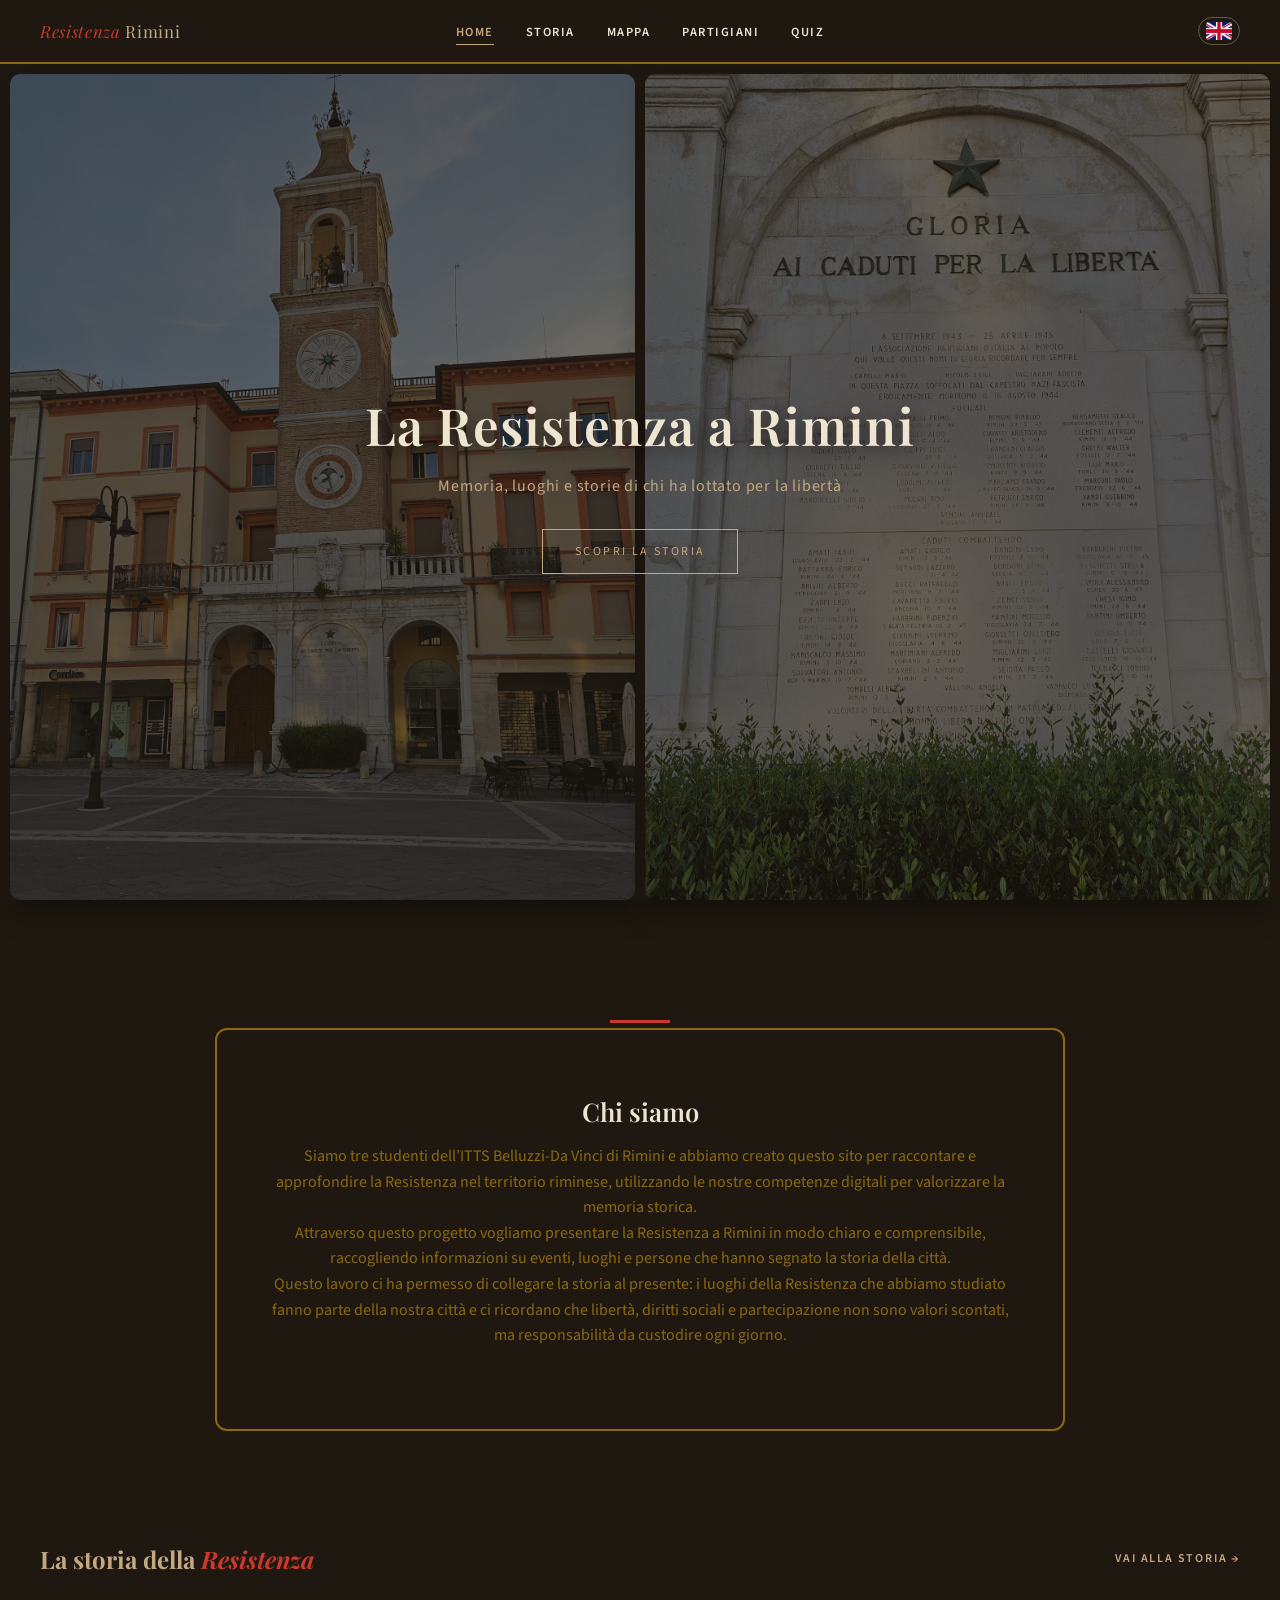
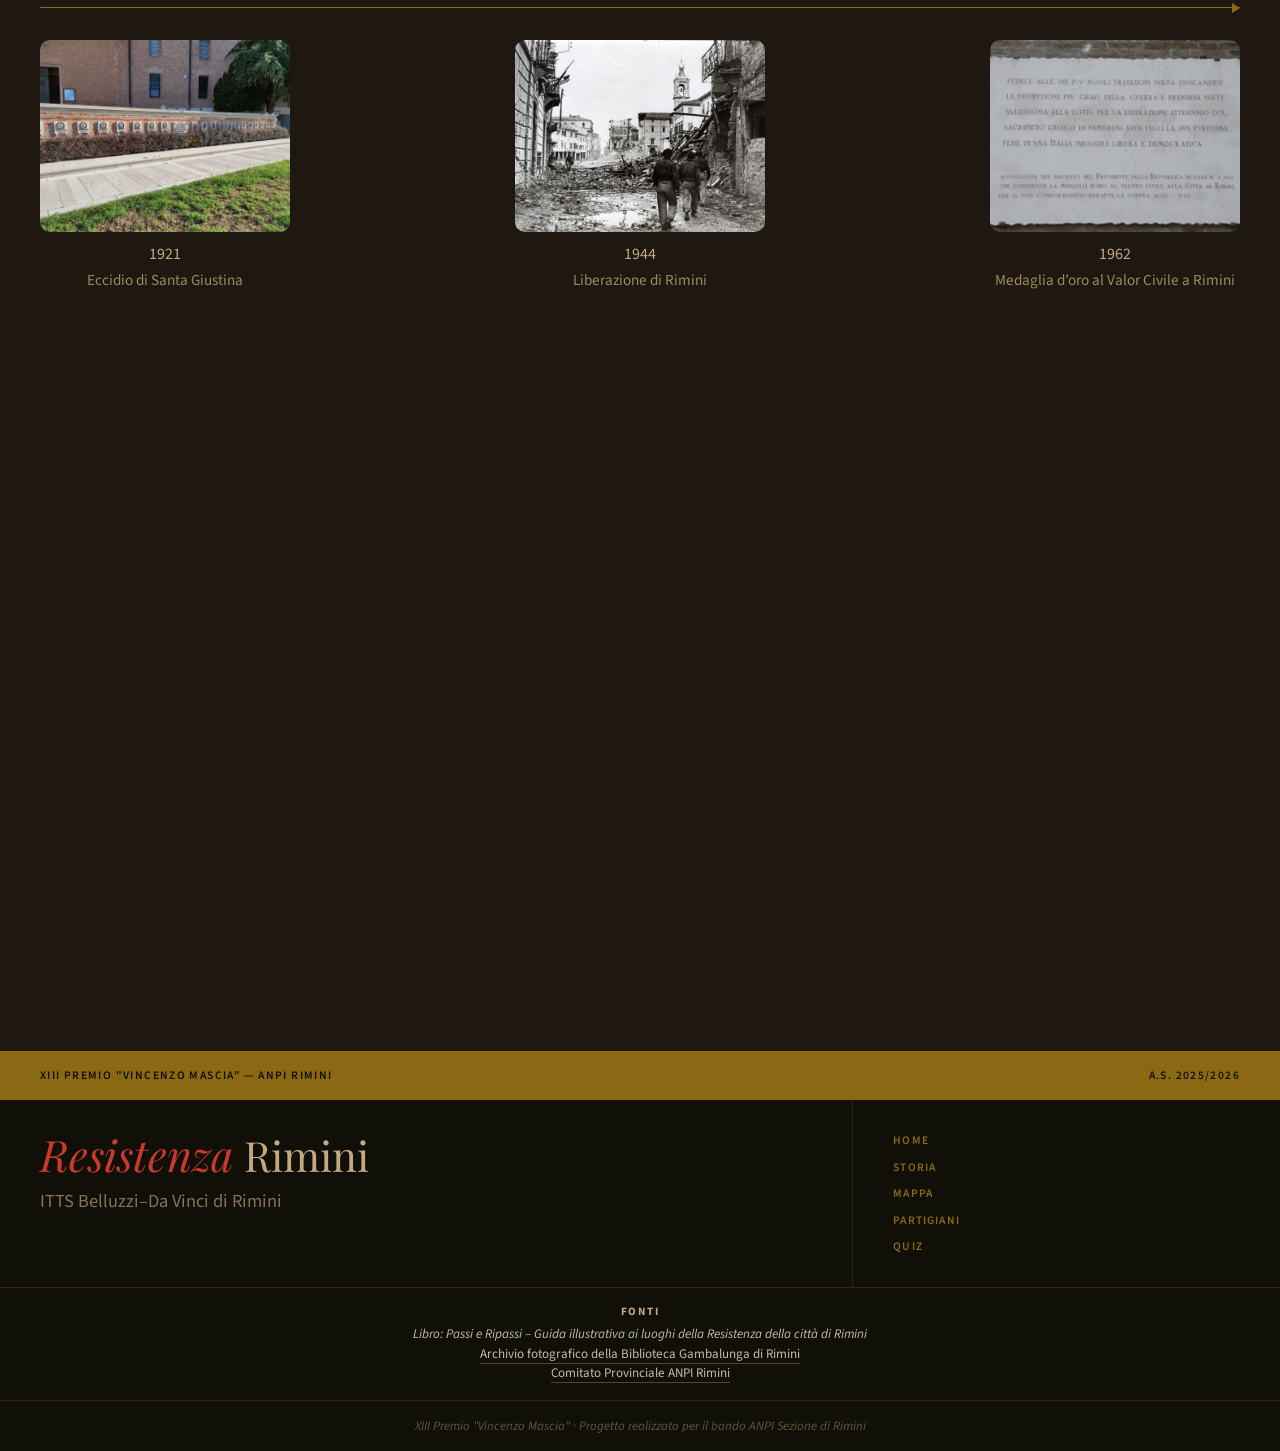
<file: index.html>
<!DOCTYPE html>
<html lang="it">
<head>
  <meta charset="UTF-8">
  <meta name="viewport" content="width=device-width, initial-scale=1.0">
  <title>Resistenza Rimini</title>

  <link rel="preconnect" href="https://fonts.googleapis.com">
  <link href="https://fonts.googleapis.com/css2?family=Playfair+Display:ital,wght@0,600;1,400&family=Source+Sans+3:wght@400;600&display=swap" rel="stylesheet">
  <link rel="icon" type="image/png" href="./Favicon.png?v=3">
  <link rel="stylesheet" href="./style.css?v=5">
  <link rel="stylesheet" href="./index.css?v=5">
</head>

<body>

  <nav id="navbarr">
    <a href="index.html" class="nav-logo" data-i18n-html="site.logo"><em>Resistenza</em> Rimini</a>

    <button class="nav-hamburger" id="hamburger" onclick="this.classList.toggle('open'); this.closest('nav').querySelector('.nav-links').classList.toggle('open')">
      <span></span>
      <span></span>
      <span></span>
    </button>

    <ul class="nav-links">
      <li><a href="index.html" class="active" data-i18n="nav.home">Home</a></li>
      <li><a href="storia.html" data-i18n="nav.storia">Storia</a></li>
      <li><a href="mappa.html" data-i18n="nav.mappa">Mappa</a></li>
      <li><a href="partigiani.html" data-i18n="nav.partigiani">Partigiani</a></li>
      <li><a href="gioco.html" data-i18n="nav.gioco">Quiz</a></li>
    </ul>

    <button class="language-btn" id="languageBtn" aria-label="Cambia lingua">
      <img id="languageFlag" src="Immagini_Bandiere/uk.png" alt="English">
    </button>
  </nav>


  <section class="hero">
    <div class="hero-left"></div>
    <div class="hero-right"></div>

    <div class="hero-content">
      <h1 data-i18n="index.hero.title">La Resistenza a Rimini</h1>

      <p data-i18n="index.hero.subtitle">
        Memoria, luoghi e storie di chi ha lottato per la libertà
      </p>

      <a href="storia.html" class="hero-btn" data-i18n="index.hero.button">
        Scopri la storia
      </a>
    </div>
  </section>


  <section class="intro" id="sezioni">
    <div class="intro-box reveal-zoom">
      <h2 data-i18n="index.about.title">Chi siamo</h2>

      <p data-i18n="index.about.p1">
        Siamo tre studenti dell’ITTS Belluzzi-Da Vinci di Rimini e abbiamo creato questo sito per raccontare e approfondire la Resistenza nel territorio riminese, utilizzando le nostre competenze digitali per valorizzare la memoria storica.
      </p>

      <p data-i18n="index.about.p2">
        Attraverso questo progetto vogliamo presentare la Resistenza a Rimini in modo chiaro e comprensibile, raccogliendo informazioni su eventi, luoghi e persone che hanno segnato la storia della città.
      </p>

      <p data-i18n="index.about.p3">
        Questo lavoro ci ha permesso di collegare la storia al presente: i luoghi della Resistenza che abbiamo studiato fanno parte della nostra città e ci ricordano che libertà, diritti sociali e partecipazione non sono valori scontati, ma responsabilità da custodire ogni giorno.
      </p>
    </div>
  </section>


  <section class="timeline-preview">
    <div class="timeline-header reveal-soft">
      <h2 data-i18n-html="index.timeline.title">La storia della <em>Resistenza</em></h2>

      <a href="storia.html" class="partigiani-more" data-i18n-html="index.timeline.link">
        Vai alla storia <span class="arrow">→</span>
      </a>
    </div>

    <div class="timeline-line"></div>

    <div class="timeline-events">

      <a href="storia.html#eccidio-santa-giustina" class="timeline-event timeline-event-link reveal-left delay-1">
        <img src="Immagini_Storia/EccidioSantaGiustina.jpg" class="timeline-img" alt="Eccidio di Santa Giustina">
        <div>
          <div class="timeline-date">1921</div>
          <div class="timeline-text" data-i18n="index.event.santa">Eccidio di Santa Giustina</div>
        </div>
      </a>

      <a href="storia.html#liberazione-rimini" class="timeline-event timeline-event-link reveal-zoom delay-2">
        <img src="Immagini_Storia/LiberazioneRimini.jpg" class="timeline-img" alt="Liberazione di Rimini">
        <div>
          <div class="timeline-date">1944</div>
          <div class="timeline-text" data-i18n="index.event.liberazione">Liberazione di Rimini</div>
        </div>
      </a>

      <a href="storia.html#medaglia-oro-rimini" class="timeline-event timeline-event-link reveal-right delay-3">
        <img src="Immagini_Storia/MedagliaOroRimini.jpg" class="timeline-img" alt="Medaglia d’oro al Valor Civile a Rimini">
        <div>
          <div class="timeline-date">1962</div>
          <div class="timeline-text" data-i18n="index.event.medaglia">Medaglia d’oro al Valor Civile a Rimini</div>
        </div>
      </a>

    </div>
  </section>


  <section class="partigiani-preview">
    <div class="partigiani-header reveal-soft">
      <h2 data-i18n-html="index.partigiani.title">I <em>Protagonisti</em><br>della Resistenza</h2>

      <a href="partigiani.html" class="partigiani-more" data-i18n="index.partigiani.link">
        Tutti i partigiani →
      </a>
    </div>

    <div class="partigiani-grid">

      <div class="part-card reveal-left delay-1">
        <img src="Immagini_Partigiani/GuglielmoMarconi.jpg" alt="Guglielmo Marconi" class="part-img" loading="lazy">
        <div class="part-info">
          <div class="part-name">Guglielmo Marconi</div>
          <a href="partigiani.html#guglielmo-marconi" class="part-btn" data-i18n="index.partigiani.button">Scopri la biografia</a>
        </div>
      </div>

      <div class="part-card reveal-zoom delay-2">
        <img src="Immagini_Partigiani/VitoNicoletti.jpg" alt="Vito Nicoletti" class="part-img" loading="lazy">
        <div class="part-info">
          <div class="part-name">Vito Nicoletti</div>
          <a href="partigiani.html#vito-nicoletti" class="part-btn" data-i18n="index.partigiani.button">Scopri la biografia</a>
        </div>
      </div>

      <div class="part-card reveal-right delay-3">
        <img src="Immagini_Partigiani/OlgaBondi.jpg" alt="Olga Bondi" class="part-img" loading="lazy">
        <div class="part-info">
          <div class="part-name">Olga Bondi</div>
          <a href="partigiani.html#olga-bondi" class="part-btn" data-i18n="index.partigiani.button">Scopri la biografia</a>
        </div>
      </div>

    </div>
  </section>


  <footer>
    <div class="footer-top">
      <span class="footer-top-text" data-i18n="footer.top.left">
        XIII Premio "Vincenzo Mascia" — ANPI Rimini
      </span>

      <span class="footer-top-text" data-i18n="footer.top.right">
        A.S. 2025/2026
      </span>
    </div>

    <div class="footer-body">
      <div class="footer-col">
        <div class="footer-logo" data-i18n-html="site.logo">
          <em>Resistenza</em> Rimini
        </div>

        <div class="footer-sub" data-i18n="footer.school">
          ITTS Belluzzi–Da Vinci di Rimini
        </div>
      </div>

      <div class="footer-col">
        <nav class="footer-nav">
          <a href="index.html" data-i18n="nav.home">Home</a>
          <a href="storia.html" data-i18n="nav.storia">Storia</a>
          <a href="mappa.html" data-i18n="nav.mappa">Mappa</a>
          <a href="partigiani.html" data-i18n="nav.partigiani">Partigiani</a>
          <a href="gioco.html" data-i18n="nav.gioco">Quiz</a>
        </nav>
      </div>
    </div>

    <div class="footer-sources">
      <span class="footer-sources-title" data-i18n="footer.sources.title">Fonti</span>

      <p data-i18n-html="footer.sources.book">
        <em>Libro: Passi e Ripassi – Guida illustrativa ai luoghi della Resistenza della città di Rimini</em>
      </p>

      <p>
        <a href="https://bibliotecagambalunga.it/archivio-fotografico" target="_blank" data-i18n="footer.sources.gambalunga">
          Archivio fotografico della Biblioteca Gambalunga di Rimini
        </a>
      </p>

      <p>
        <a href="https://www.anpi.it/node/100387" target="_blank" data-i18n="footer.sources.anpi">
          Comitato Provinciale ANPI Rimini
        </a>
      </p>
    </div>

    <div class="footer-bottom" data-i18n="footer.bottom">
      XIII Premio "Vincenzo Mascia" · Progetto realizzato per il bando ANPI Sezione di Rimini
    </div>
  </footer>


  <script>
    const elementiAnimati = document.querySelectorAll(
      ".reveal-soft, .reveal-left, .reveal-right, .reveal-zoom"
    );

    const observer = new IntersectionObserver((entries) => {
      entries.forEach((entry) => {
        if (entry.isIntersecting) {
          entry.target.classList.add("show");
          observer.unobserve(entry.target);
        }
      });
    }, {
      threshold: 0.12,
      rootMargin: "0px 0px -80px 0px"
    });

    elementiAnimati.forEach((elemento) => {
      observer.observe(elemento);
    });
  </script>

  <script src="language.js"></script>

</body>
</html>
</file>
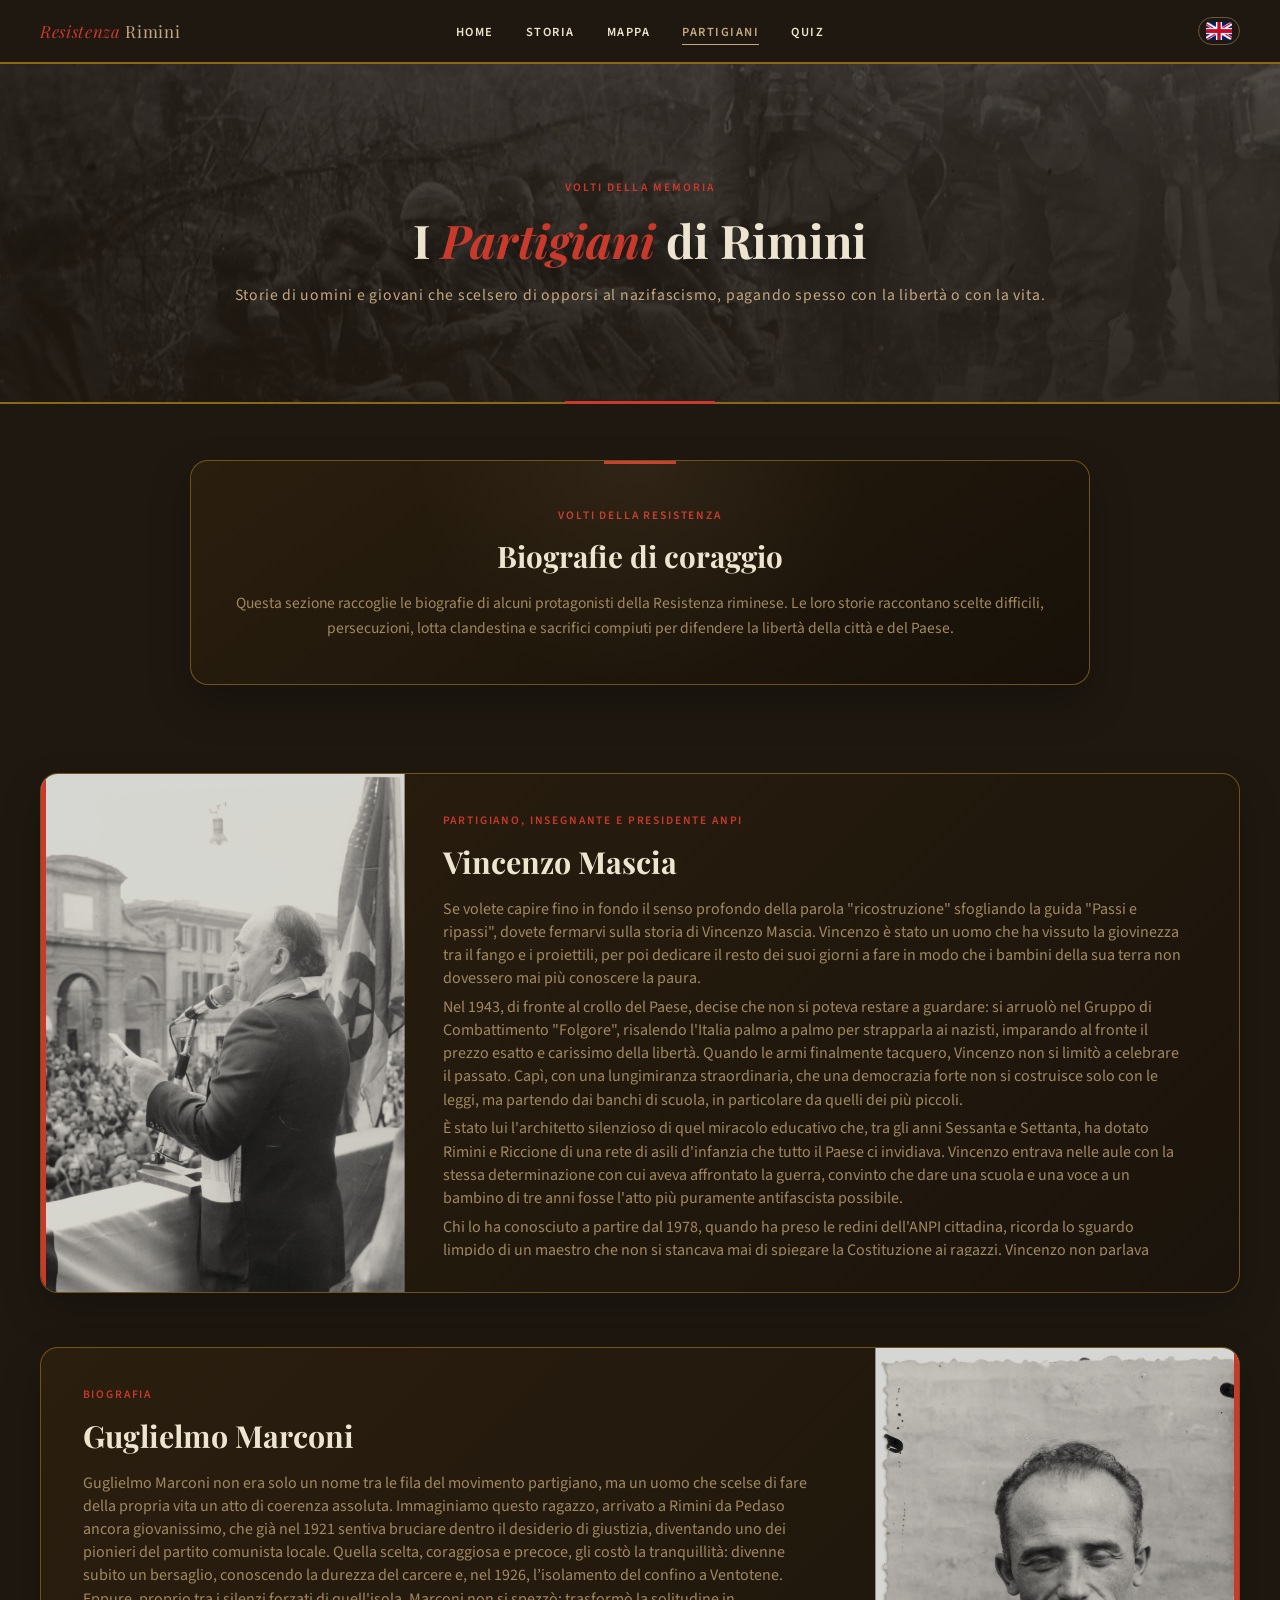
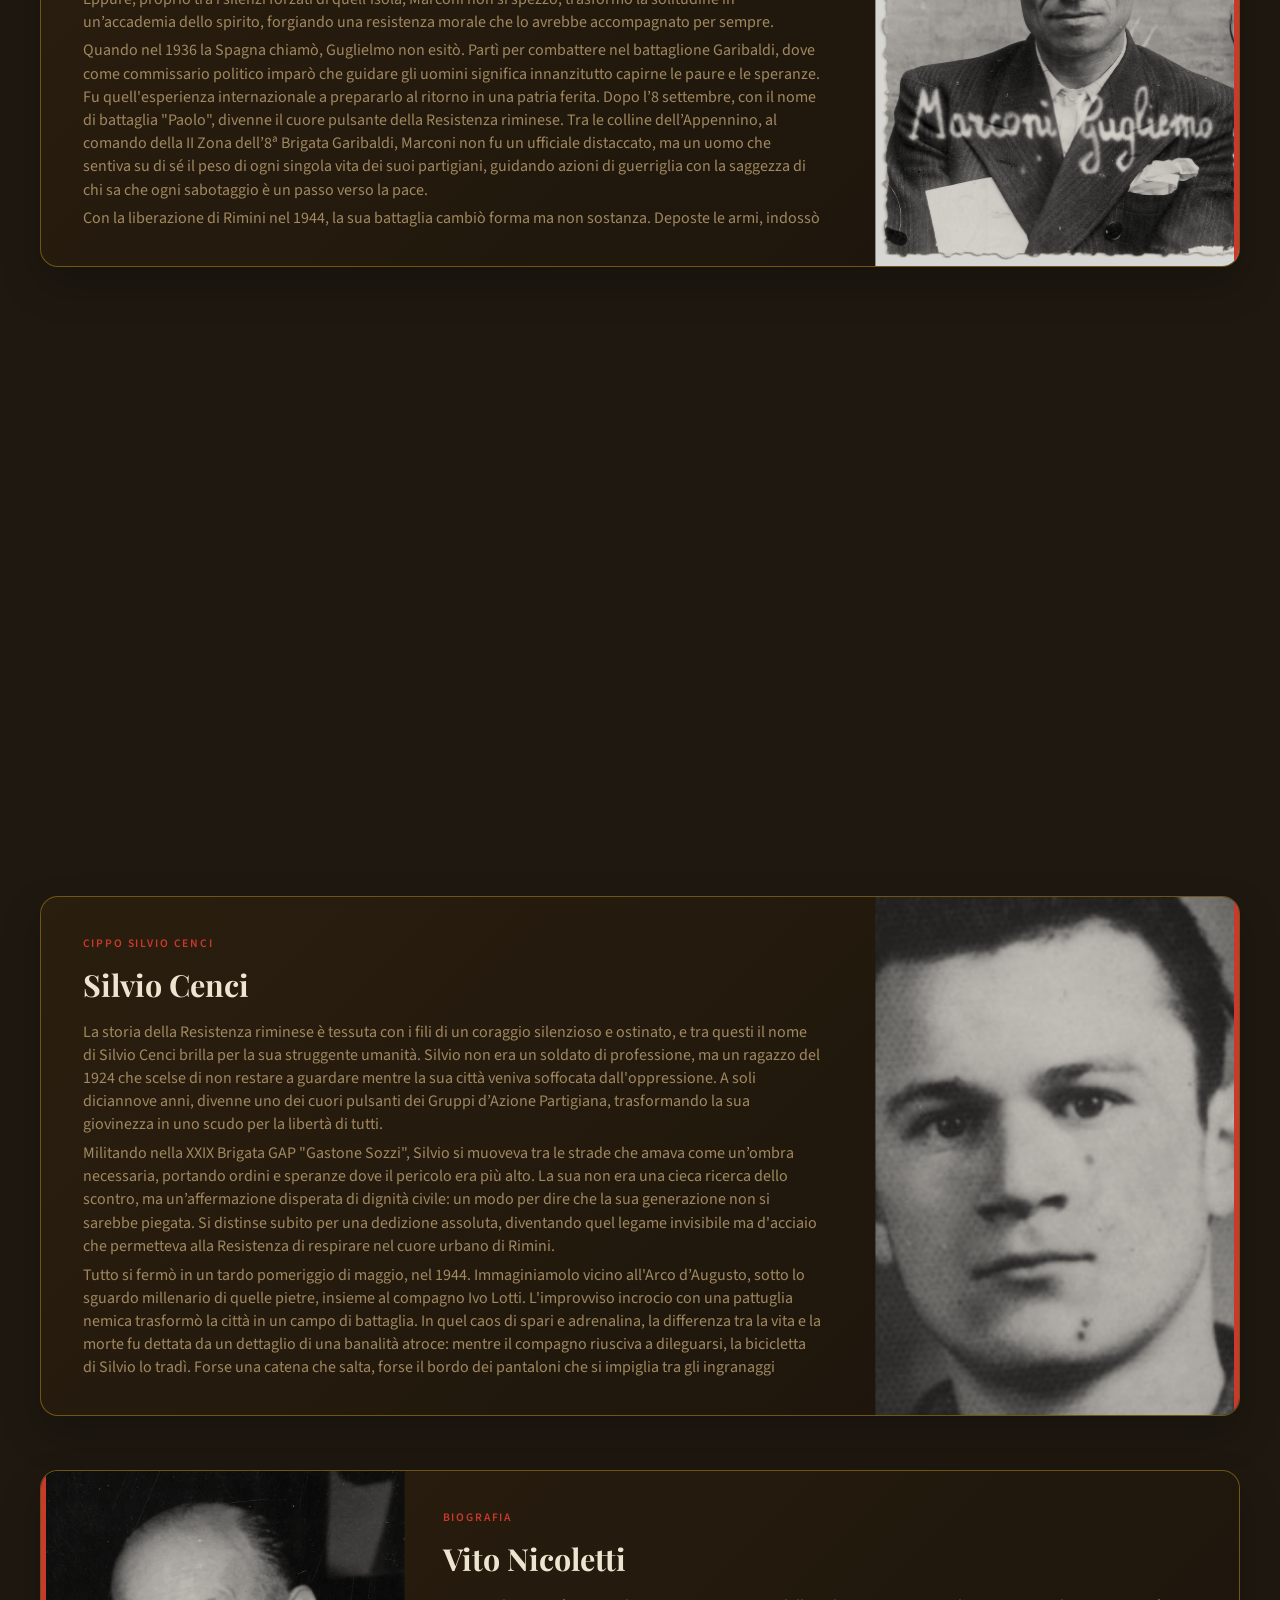
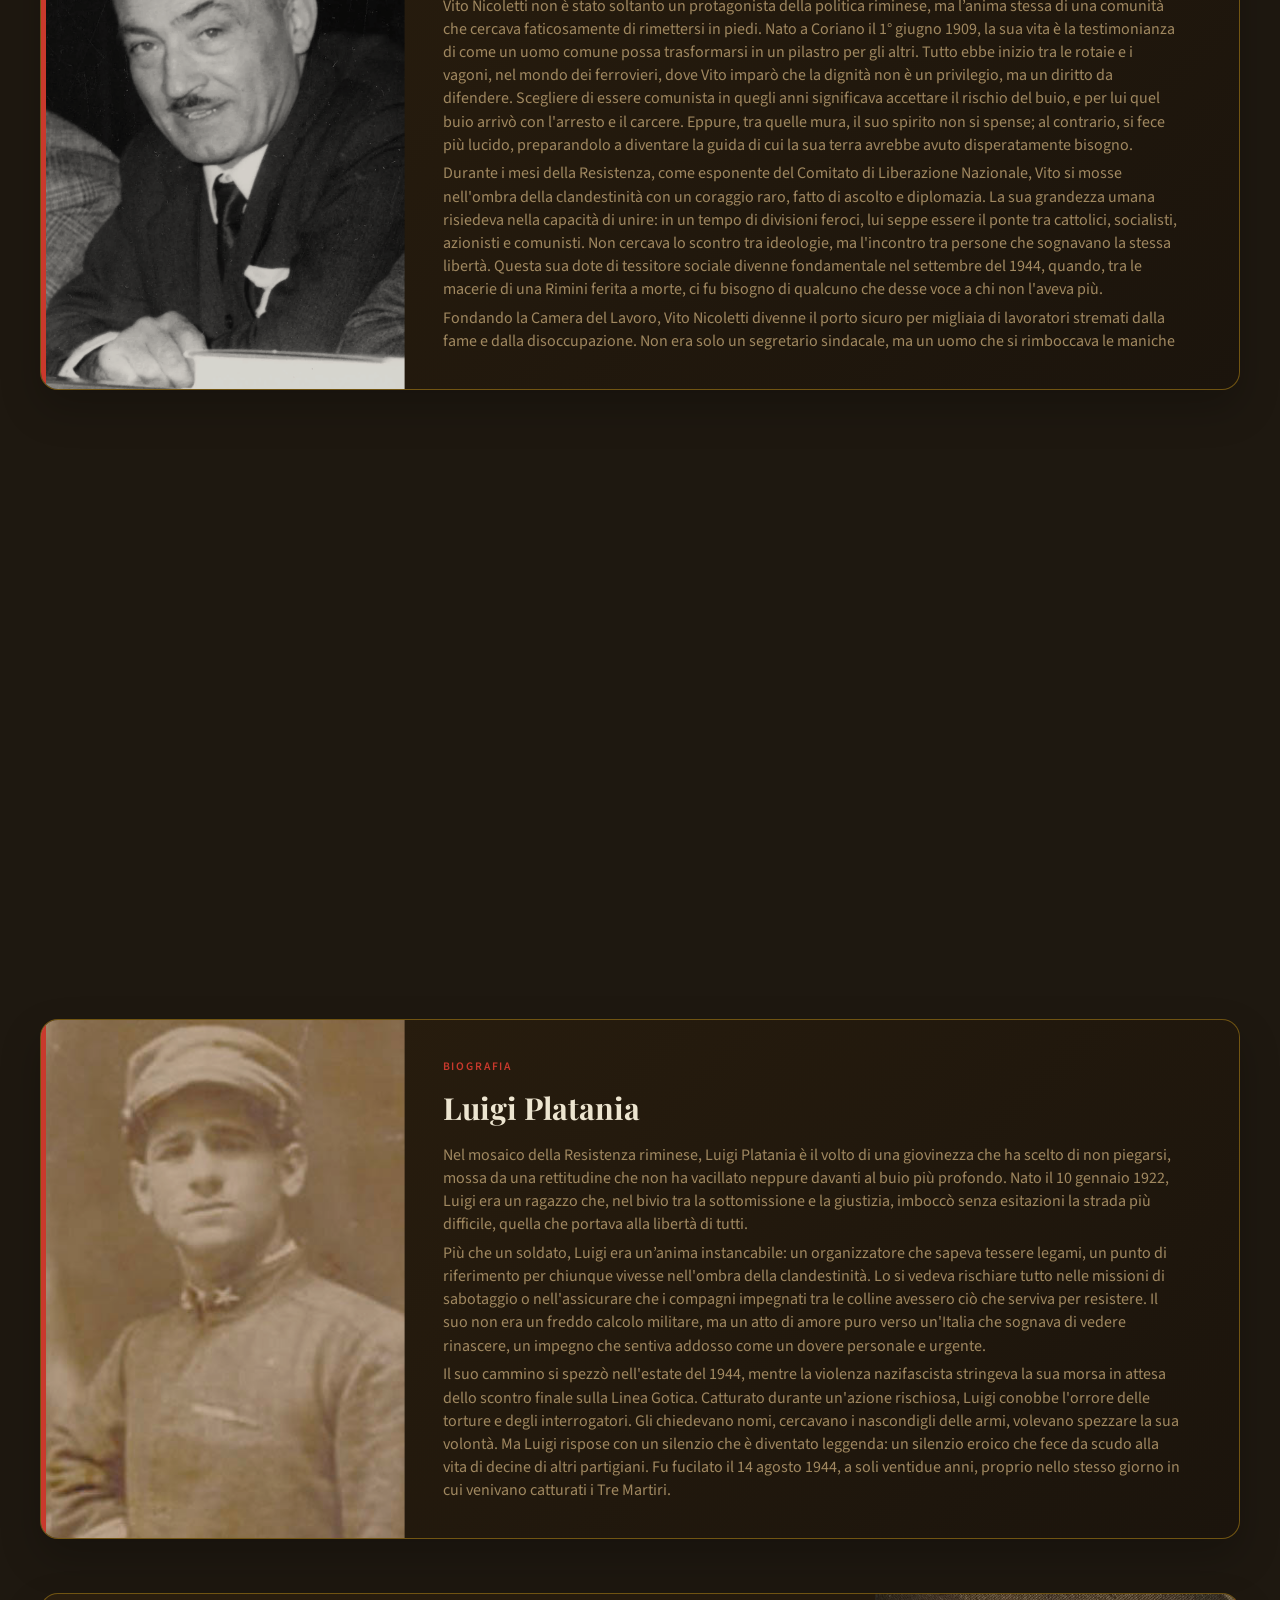
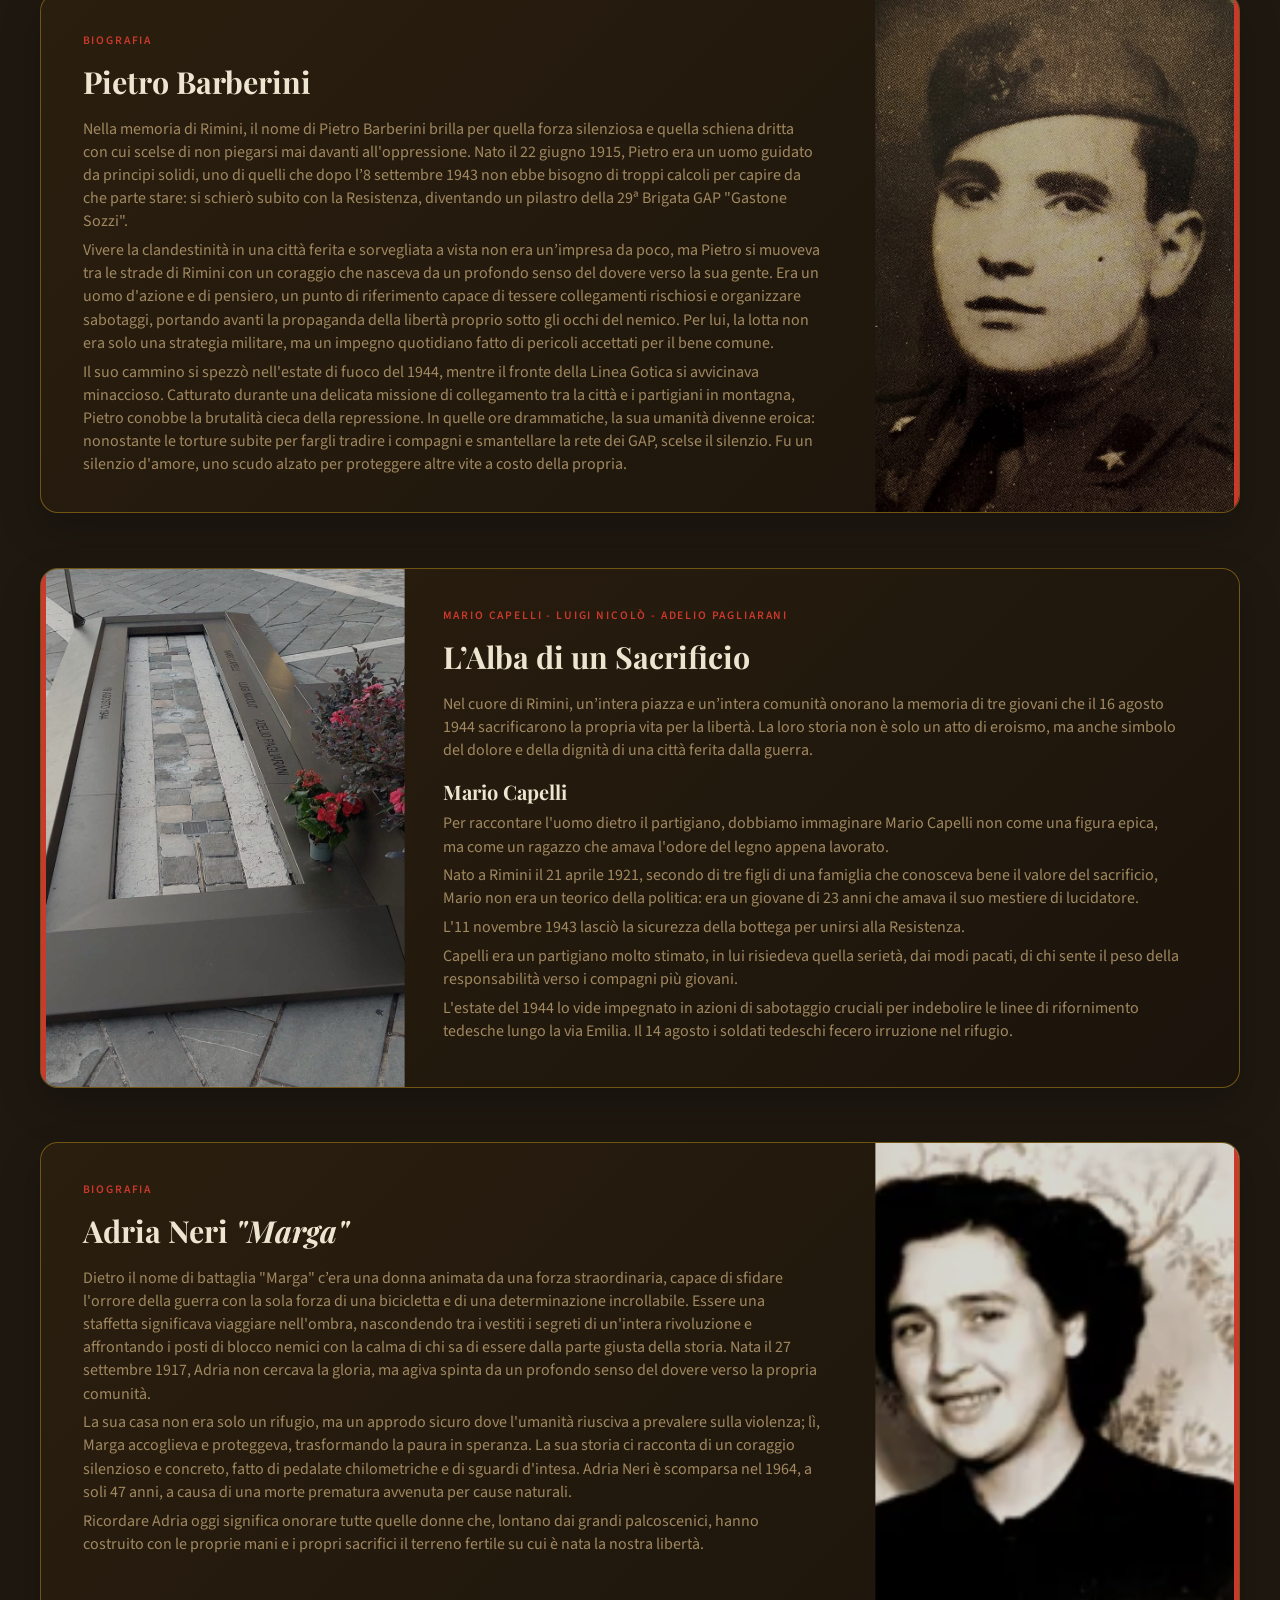
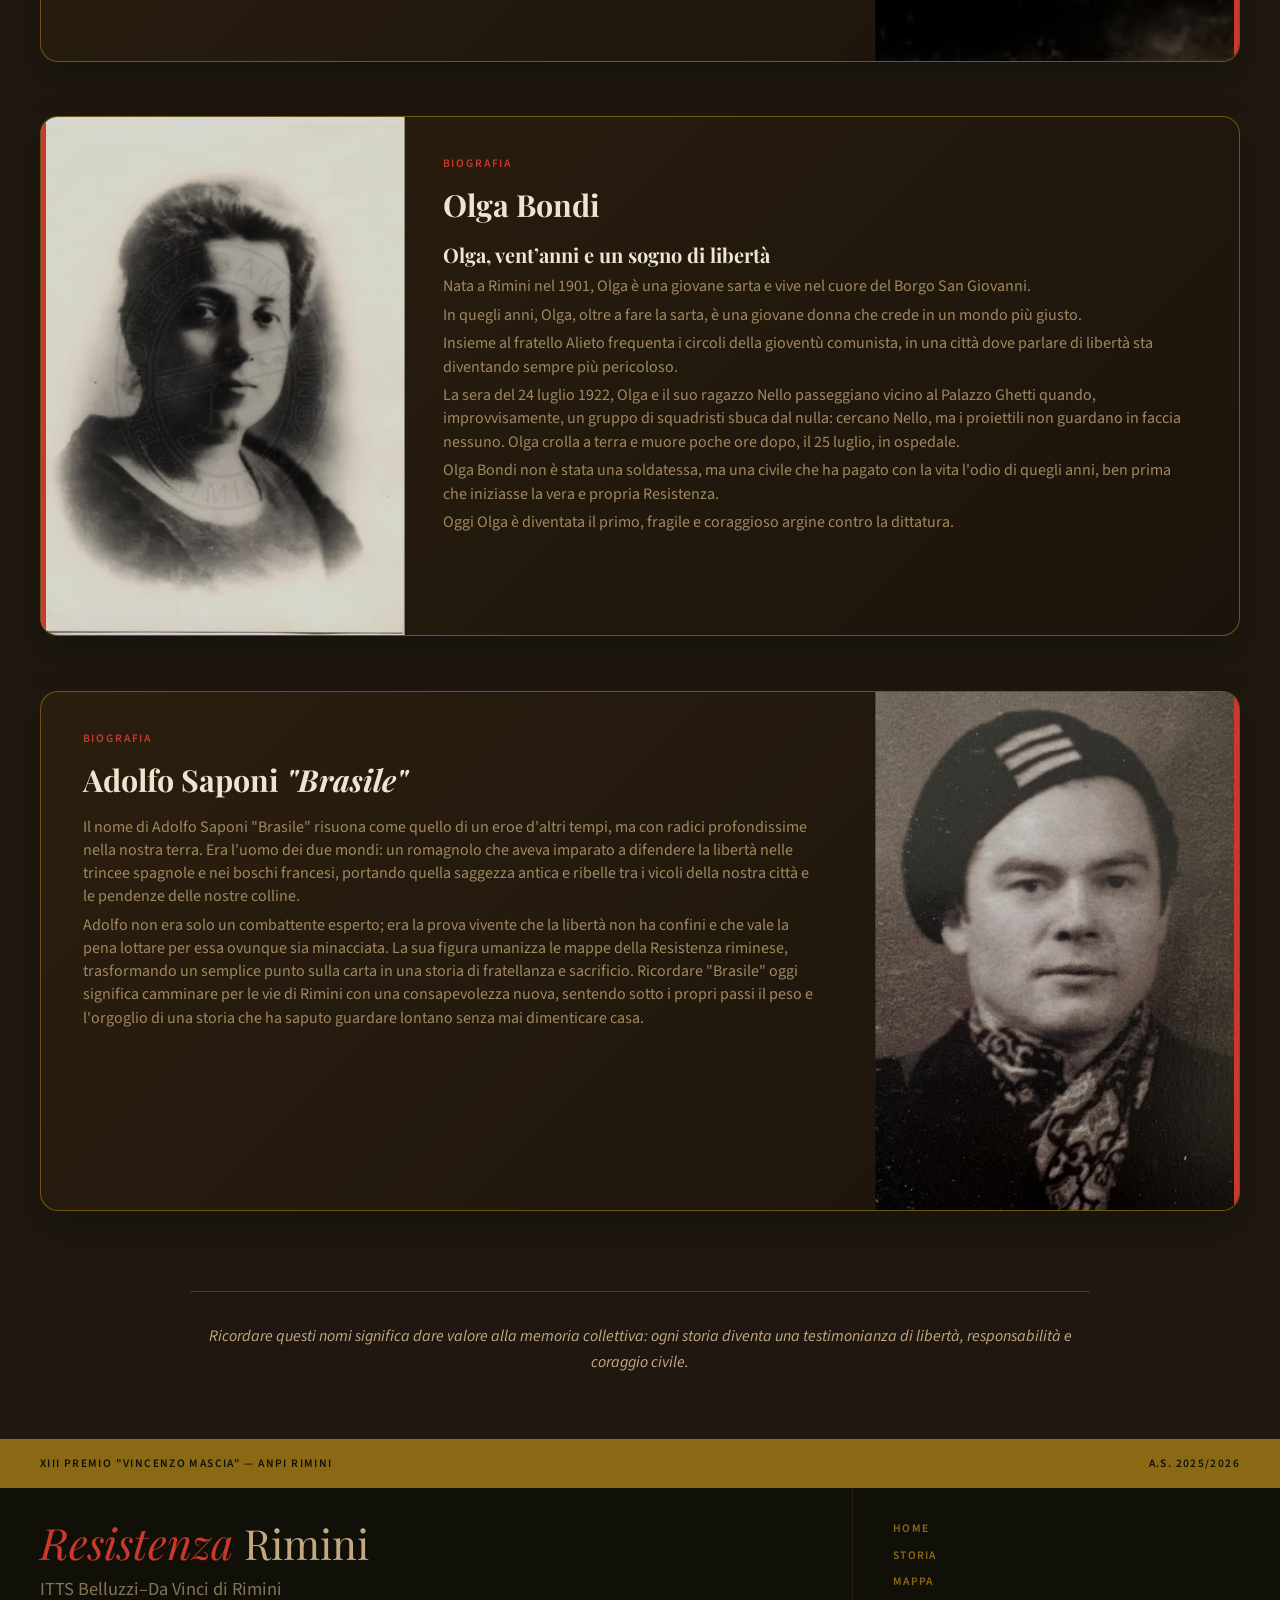
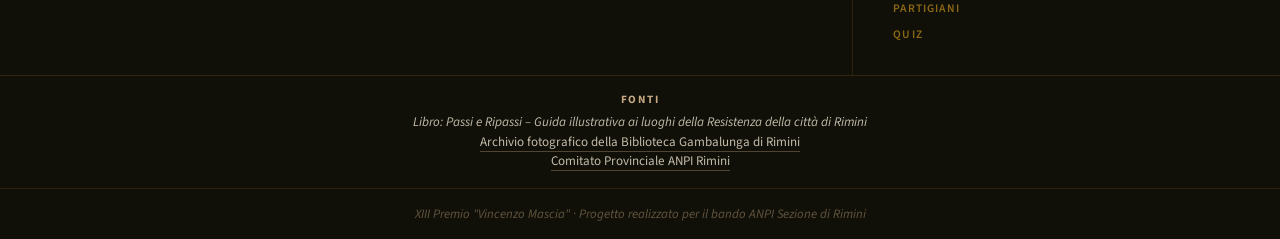
<file: partigiani.html>
<!DOCTYPE html>
<html lang="it">
<head>
  <meta charset="UTF-8">
  <meta name="viewport" content="width=device-width, initial-scale=1.0">
  <title data-i18n="partigiani.page.title">Partigiani — Resistenza Rimini</title>

  <link rel="preconnect" href="https://fonts.googleapis.com">
  <link href="https://fonts.googleapis.com/css2?family=Playfair+Display:ital,wght@0,600;1,400&family=Source+Sans+3:wght@400;600&display=swap" rel="stylesheet">
  <link rel="icon" type="image/png" href="./Favicon.png?v=2">
  <link rel="stylesheet" href="./style.css?v=4">
  <link rel="stylesheet" href="./partigiani.css?v=5">
</head>

<body>

  <nav id="navbarr">
    <a href="index.html" class="nav-logo" data-i18n-html="site.logo"><em>Resistenza</em> Rimini</a>

    <button class="nav-hamburger" id="hamburger" onclick="this.classList.toggle('open'); this.closest('nav').querySelector('.nav-links').classList.toggle('open')">
      <span></span>
      <span></span>
      <span></span>
    </button>

    <ul class="nav-links">
      <li><a href="index.html" data-i18n="nav.home">Home</a></li>
      <li><a href="storia.html" data-i18n="nav.storia">Storia</a></li>
      <li><a href="mappa.html" data-i18n="nav.mappa">Mappa</a></li>
      <li><a href="partigiani.html" class="active" data-i18n="nav.partigiani">Partigiani</a></li>
      <li><a href="gioco.html" data-i18n="nav.gioco">Quiz</a></li>
    </ul>

    <button class="language-btn" id="languageBtn" aria-label="Cambia lingua">
      <img id="languageFlag" src="Immagini_Bandiere/uk.png" alt="English">
    </button>
  </nav>


  <section class="partigiani-hero">
    <div class="partigiani-hero-inner">
      <span class="hero-label" data-i18n="partigiani.hero.label">Volti della memoria</span>

      <h1 data-i18n-html="partigiani.hero.title">I <em>Partigiani</em> di Rimini</h1>

      <p data-i18n="partigiani.hero.text">
        Storie di uomini e giovani che scelsero di opporsi al nazifascismo, pagando spesso con la libertà o con la vita.
      </p>
    </div>
  </section>


  <section class="partigiani-intro">
    <div class="partigiani-intro-box reveal-soft">
      <span data-i18n="partigiani.intro.label">Volti della Resistenza</span>

      <h2 data-i18n="partigiani.intro.title">Biografie di coraggio</h2>

      <p data-i18n="partigiani.intro.text">
        Questa sezione raccoglie le biografie di alcuni protagonisti della Resistenza riminese.
        Le loro storie raccontano scelte difficili, persecuzioni, lotta clandestina e sacrifici
        compiuti per difendere la libertà della città e del Paese.
      </p>
    </div>
  </section>


  <section class="partigiani-list">

    <article class="partigiano-row reveal-row" id="vincenzo-mascia">
      <img src="Immagini_Partigiani/VincenzoMascia.jpg" alt="Vincenzo Mascia">

      <div class="partigiano-text">
        <span class="partigiano-label" data-i18n="partigiani.mascia.label">Partigiano, insegnante e presidente ANPI</span>

        <h2 data-i18n="partigiani.mascia.title">Vincenzo Mascia</h2>

        <div class="partigiano-scroll">
          <p data-i18n="partigiani.mascia.p1">
            Se volete capire fino in fondo il senso profondo della parola "ricostruzione" sfogliando la guida "Passi e ripassi", dovete fermarvi sulla storia di Vincenzo Mascia. Vincenzo è stato un uomo che ha vissuto la giovinezza tra il fango e i proiettili, per poi dedicare il resto dei suoi giorni a fare in modo che i bambini della sua terra non dovessero mai più conoscere la paura.
          </p>

          <p data-i18n="partigiani.mascia.p2">
            Nel 1943, di fronte al crollo del Paese, decise che non si poteva restare a guardare: si arruolò nel Gruppo di Combattimento "Folgore", risalendo l'Italia palmo a palmo per strapparla ai nazisti, imparando al fronte il prezzo esatto e carissimo della libertà. Quando le armi finalmente tacquero, Vincenzo non si limitò a celebrare il passato. Capì, con una lungimiranza straordinaria, che una democrazia forte non si costruisce solo con le leggi, ma partendo dai banchi di scuola, in particolare da quelli dei più piccoli.
          </p>

          <p data-i18n="partigiani.mascia.p3">
            È stato lui l'architetto silenzioso di quel miracolo educativo che, tra gli anni Sessanta e Settanta, ha dotato Rimini e Riccione di una rete di asili d'infanzia che tutto il Paese ci invidiava. Vincenzo entrava nelle aule con la stessa determinazione con cui aveva affrontato la guerra, convinto che dare una scuola e una voce a un bambino di tre anni fosse l'atto più puramente antifascista possibile.
          </p>

          <p data-i18n="partigiani.mascia.p4">
            Chi lo ha conosciuto a partire dal 1978, quando ha preso le redini dell'ANPI cittadina, ricorda lo sguardo limpido di un maestro che non si stancava mai di spiegare la Costituzione ai ragazzi. Vincenzo non parlava dall'alto di una cattedra; parlava al cuore delle persone, portando ogni anno sul palco della Corte degli Agostiniani il ricordo doloroso e vivo dei Tre Martiri non come un rito antico, ma come un passaggio di testimone.
          </p>

          <p data-i18n="partigiani.mascia.p5">
            Oggi, quel testimone brilla ancora negli occhi degli studenti che ricevono il premio che porta il suo nome, la prova più bella che l'insegnamento di Vincenzo Mascia continua a camminare sulle gambe delle nuove generazioni.
          </p>
        </div>
      </div>
    </article>


    <article class="partigiano-row reverse reveal-row" id="guglielmo-marconi">
      <img src="Immagini_Partigiani/GuglielmoMarconi.jpg" alt="Guglielmo Marconi">

      <div class="partigiano-text">
        <span class="partigiano-label" data-i18n="partigiani.bio.label">Biografia</span>

        <h2 data-i18n="partigiani.marconi.title">Guglielmo Marconi</h2>

        <div class="partigiano-scroll">
          <p data-i18n="partigiani.marconi.p1">
            Guglielmo Marconi non era solo un nome tra le fila del movimento partigiano, ma un uomo che scelse di fare della propria vita un atto di coerenza assoluta. Immaginiamo questo ragazzo, arrivato a Rimini da Pedaso ancora giovanissimo, che già nel 1921 sentiva bruciare dentro il desiderio di giustizia, diventando uno dei pionieri del partito comunista locale. Quella scelta, coraggiosa e precoce, gli costò la tranquillità: divenne subito un bersaglio, conoscendo la durezza del carcere e, nel 1926, l’isolamento del confino a Ventotene. Eppure, proprio tra i silenzi forzati di quell'isola, Marconi non si spezzò; trasformò la solitudine in un’accademia dello spirito, forgiando una resistenza morale che lo avrebbe accompagnato per sempre.
          </p>

          <p data-i18n="partigiani.marconi.p2">
            Quando nel 1936 la Spagna chiamò, Guglielmo non esitò. Partì per combattere nel battaglione Garibaldi, dove come commissario politico imparò che guidare gli uomini significa innanzitutto capirne le paure e le speranze. Fu quell'esperienza internazionale a prepararlo al ritorno in una patria ferita. Dopo l’8 settembre, con il nome di battaglia "Paolo", divenne il cuore pulsante della Resistenza riminese. Tra le colline dell’Appennino, al comando della II Zona dell’8ª Brigata Garibaldi, Marconi non fu un ufficiale distaccato, ma un uomo che sentiva su di sé il peso di ogni singola vita dei suoi partigiani, guidando azioni di guerriglia con la saggezza di chi sa che ogni sabotaggio è un passo verso la pace.
          </p>

          <p data-i18n="partigiani.marconi.p3">
            Con la liberazione di Rimini nel 1944, la sua battaglia cambiò forma ma non sostanza. Deposte le armi, indossò l'abito del servitore civile come assessore e vicesindaco nella prima giunta del Comitato di Liberazione Nazionale. Anche dietro una scrivania, conservò quell'umiltà e quell'integrità cristallina che lo avevano reso un capo rispettato tra le montagne. Guglielmo Marconi si spense il 1° giugno 1968, lasciando il ricordo di un "costruttore di libertà" capace di trasformare l'astrattezza dell'ideale politico in gesti concreti di servizio per la sua comunità. La sua storia ci insegna che i grandi cambiamenti nascono da chi, con sacrificio e dignità, sa far coincidere i propri sogni con il proprio agire quotidiano.
          </p>
        </div>
      </div>
    </article>


    <article class="partigiano-row reveal-row">
      <img src="Immagini_Partigiani/Fossoli.jpg" alt="Tre martiri di Fossoli">

      <div class="partigiano-text">
        <span class="partigiano-label" data-i18n="partigiani.fossoli.label">Walter Ghelfi - Rino Molari - Renato Mancini</span>

        <h2 data-i18n="partigiani.fossoli.title">Tre martiri di Fossoli</h2>

        <div class="partigiano-scroll">
          <p data-i18n="partigiani.fossoli.p1">
            Nel cuore di rimini, i nomi di Walter Ghelfi, Rino Molari e Renato Mancini risuonano come un monito di libertà. Sebbene la memoria cittadina sia legata ai "Tre Martiri" dell'omonima piazza, questi tre figli della terra romagnola rappresentano un’altra pagina.
          </p>

          <p data-i18n="partigiani.fossoli.p2">
            Il destino dei Tre Martiri si compì il 12 luglio 1944 nel fango del poligono di tiro di Cibeno dove le SS (abbreviazione di Schutzstaffeln, "squadre di protezione") stroncarono le loro vite.
          </p>

          <h3 data-i18n="partigiani.fossoli.rino.title">Rino Molari</h3>

          <p data-i18n="partigiani.fossoli.rino.p1">
            Immaginiamolo come un uomo di pensiero e fede. Nato a Santarcangelo di Romagna il 9 maggio 1911, fu l’anima intellettuale e il punto di riferimento morale della resistenza cattolica riminese. Professore di lettere stimato, scelse di tradurre i suoi valori in azione civile entrando nel Comitato di Liberazione Nazionale (CLN).
          </p>

          <p data-i18n="partigiani.fossoli.rino.p2">
            Fu il coordinatore tra i contatti più difficili a proteggere i perseguitati. Il suo impegno lo portò a essere catturato dai fascisti il 28 aprile 1944.
          </p>

          <p data-i18n="partigiani.fossoli.rino.p3">
            Ciò che seguì fu un calvario di prigionia tra Rimini, Forlì. Rino mantenne una dignità che traspariva dalle sue lettere.
          </p>

          <p data-i18n="partigiani.fossoli.rino.p4">
            Il suo viaggio terminò tragicamente il 5 settembre 1944, nel campo di Fossoli non ne scalfì la dignità; il suo corpo, fu riconosciuto solo grazie a una licenza di matrimonio che portava con sé.
          </p>

          <h3 data-i18n="partigiani.fossoli.walter.title">Walter Ghelfi</h3>

          <p data-i18n="partigiani.fossoli.walter.p1">
            Immaginiamo un ragazzo nel pieno della sua giovinezza, uno di quelli che avrebbe dovuto sognare il futuro e invece dovette difenderlo.
          </p>

          <p data-i18n="partigiani.fossoli.walter.p2">
            Nato a Rimini il 3 agosto 1922, rappresentò l’ardore e l’altruismo della gioventù partigiana in armi.
          </p>

          <p data-i18n="partigiani.fossoli.walter.p3">
            La sua umanità risiedeva nella sua capacità di restare fedele ai legami, per Walter il compagno di lotta era come un fratello.
          </p>

          <p data-i18n="partigiani.fossoli.walter.p4">
            La sua grandezza umana emerse proprio nel momento più buio, durante la prigionia: in quelle ore, Walter scelse deliberatamente di soffrire da solo per salvare gli altri.
          </p>

          <p data-i18n="partigiani.fossoli.walter.p5">
            Ogni suo silenzio sotto i colpi degli aguzzini era un atto di protezione verso la sua comunità, un modo per dire che l'amicizia e la lealtà valevano più della sua stessa vita.
          </p>

          <p data-i18n="partigiani.fossoli.walter.p6">
            Morire a vent'anni, a pochi giorni dal vedere la propria piazza liberata, è una ferita che ancora parla alla nostra coscienza.
          </p>

          <p data-i18n="partigiani.fossoli.walter.p7">
            Walter Ghelfi ci insegna che il coraggio non è l'assenza di timore, ma la capacità di restare umani anche quando tutto intorno sembra spingere verso la brutalità.
          </p>

          <p data-i18n="partigiani.fossoli.walter.p8">
            Ricordarlo oggi significa onorare quel ragazzo che ha camminato nel buio per regalarci la luce, un giovane che ha saputo farsi scudo per il domani di tutti noi.
          </p>

          <h3 data-i18n="partigiani.fossoli.renato.title">Renato Mancini</h3>

          <p data-i18n="partigiani.fossoli.renato.p1">
            Immaginiamolo come un marito che aveva visto troppo orrore nelle pianure ucraine per permettere che la stessa brutalità soffocasse la sua terra.
          </p>

          <p data-i18n="partigiani.fossoli.renato.p2">
            Nato a Saludecio il 26 maggio 1914, completò l’ideale "fronte comune".
          </p>

          <p data-i18n="partigiani.fossoli.renato.p3">
            Renato era un uomo di saludecio che avrebbe voluto solo tornare a casa, veder crescere sua figlia e godersi la pace della sua Romagna, invece, scelse di rischiare tutto.
          </p>

          <p data-i18n="partigiani.fossoli.renato.p4">
            Il suo destino si compì il 12 luglio 1944 a Fossoli nel poligono di tiro. Le testimonianze raccontano di un uomo che non si arrese nemmeno alla fine: il suo gruppo tentò una disperata ribellione contro le SS proprio sul luogo dell'esecuzione, ma il suo tentativo di fuga fu stroncato dai proiettili nazisti.
          </p>

          <p data-i18n="partigiani.fossoli.final">
            Il martirio dei tre riminesi a Fossoli rimane una delle ferite più profonde per il territorio malatestiano. La loro fucilazione non fu un atto di guerra ma una brutale rappresaglia politica. Oggi, il loro esempio continua a vivere nelle scuole e nelle piazze della provincia, ricordando che la democrazia italiana affonda le sue radici nel coraggio di chi seppe restare uomo anche laddove l'umanità sembrava scomparsa.
          </p>
        </div>
      </div>
    </article>


    <article class="partigiano-row reverse reveal-row">
      <img src="Immagini_Partigiani/SilvioCenci.jpg" alt="Silvio Cenci">

      <div class="partigiano-text">
        <span class="partigiano-label" data-i18n="partigiani.cenci.label">Cippo Silvio Cenci</span>

        <h2 data-i18n="partigiani.cenci.title">Silvio Cenci</h2>

        <div class="partigiano-scroll">
          <p data-i18n="partigiani.cenci.p1">
            La storia della Resistenza riminese è tessuta con i fili di un coraggio silenzioso e ostinato, e tra questi il nome di Silvio Cenci brilla per la sua struggente umanità. Silvio non era un soldato di professione, ma un ragazzo del 1924 che scelse di non restare a guardare mentre la sua città veniva soffocata dall'oppressione. A soli diciannove anni, divenne uno dei cuori pulsanti dei Gruppi d’Azione Partigiana, trasformando la sua giovinezza in uno scudo per la libertà di tutti.
          </p>

          <p data-i18n="partigiani.cenci.p2">
            Militando nella XXIX Brigata GAP "Gastone Sozzi", Silvio si muoveva tra le strade che amava come un’ombra necessaria, portando ordini e speranze dove il pericolo era più alto. La sua non era una cieca ricerca dello scontro, ma un’affermazione disperata di dignità civile: un modo per dire che la sua generazione non si sarebbe piegata. Si distinse subito per una dedizione assoluta, diventando quel legame invisibile ma d'acciaio che permetteva alla Resistenza di respirare nel cuore urbano di Rimini.
          </p>

          <p data-i18n="partigiani.cenci.p3">
            Tutto si fermò in un tardo pomeriggio di maggio, nel 1944. Immaginiamolo vicino all'Arco d’Augusto, sotto lo sguardo millenario di quelle pietre, insieme al compagno Ivo Lotti. L'improvviso incrocio con una pattuglia nemica trasformò la città in un campo di battaglia. In quel caos di spari e adrenalina, la differenza tra la vita e la morte fu dettata da un dettaglio di una banalità atroce: mentre il compagno riusciva a dileguarsi, la bicicletta di Silvio lo tradì. Forse una catena che salta, forse il bordo dei pantaloni che si impiglia tra gli ingranaggi proprio nel momento del disperato slancio verso la salvezza. In quell'istante, il destino si fece immobile.
          </p>

          <p data-i18n="partigiani.cenci.p4">
            Silvio cadde lì, a pochi passi dai simboli della storia della sua città, a soli 19 anni. Ricordarlo oggi significa spogliare la cronaca dalla freddezza dei numeri per ritrovare il battito di un ragazzo che ha rinunciato a tutti i suoi domani. Il suo sacrificio ci parla della fragilità umana che si fa eroismo, ricordandoci che la democrazia in cui viviamo è nata anche dal guasto di una bicicletta e dal sangue di chi, in un momento buio, ha scelto di sognare per noi.
          </p>
        </div>
      </div>
    </article>


    <article class="partigiano-row reveal-row" id="vito-nicoletti">
      <img src="Immagini_Partigiani/VitoNicoletti.jpg" alt="Vito Nicoletti">

      <div class="partigiano-text">
        <span class="partigiano-label" data-i18n="partigiani.bio.label">Biografia</span>

        <h2 data-i18n="partigiani.nicoletti.title">Vito Nicoletti</h2>

        <div class="partigiano-scroll">
          <p data-i18n="partigiani.nicoletti.p1">
            Vito Nicoletti non è stato soltanto un protagonista della politica riminese, ma l’anima stessa di una comunità che cercava faticosamente di rimettersi in piedi. Nato a Coriano il 1° giugno 1909, la sua vita è la testimonianza di come un uomo comune possa trasformarsi in un pilastro per gli altri. Tutto ebbe inizio tra le rotaie e i vagoni, nel mondo dei ferrovieri, dove Vito imparò che la dignità non è un privilegio, ma un diritto da difendere. Scegliere di essere comunista in quegli anni significava accettare il rischio del buio, e per lui quel buio arrivò con l'arresto e il carcere. Eppure, tra quelle mura, il suo spirito non si spense; al contrario, si fece più lucido, preparandolo a diventare la guida di cui la sua terra avrebbe avuto disperatamente bisogno.
          </p>

          <p data-i18n="partigiani.nicoletti.p2">
            Durante i mesi della Resistenza, come esponente del Comitato di Liberazione Nazionale, Vito si mosse nell'ombra della clandestinità con un coraggio raro, fatto di ascolto e diplomazia. La sua grandezza umana risiedeva nella capacità di unire: in un tempo di divisioni feroci, lui seppe essere il ponte tra cattolici, socialisti, azionisti e comunisti. Non cercava lo scontro tra ideologie, ma l'incontro tra persone che sognavano la stessa libertà. Questa sua dote di tessitore sociale divenne fondamentale nel settembre del 1944, quando, tra le macerie di una Rimini ferita a morte, ci fu bisogno di qualcuno che desse voce a chi non l'aveva più.
          </p>

          <p data-i18n="partigiani.nicoletti.p3">
            Fondando la Camera del Lavoro, Vito Nicoletti divenne il porto sicuro per migliaia di lavoratori stremati dalla fame e dalla disoccupazione. Non era solo un segretario sindacale, ma un uomo che si rimboccava le maniche accanto ai suoi concittadini, lottando affinché la fine della guerra non fosse solo un silenzio delle armi, ma l'inizio di una vita più equa. Si è spento il 27 marzo 1996, lasciando l'immagine di un "padre" gentile e risoluto. Ricordarlo oggi significa onorare un uomo che ha saputo tradurre il coraggio della battaglia nella pazienza della ricostruzione, insegnandoci che la democrazia si cura ogni giorno, con la solidarietà e l'impegno verso gli ultimi.
          </p>
        </div>
      </div>
    </article>


    <article class="partigiano-row reverse reveal-row">
      <img src="Immagini_Partigiani/AlfredoClementi_EnricoPetrucci.jpg" alt="Alfredo Clementi ed Enrico Petrucci">

      <div class="partigiano-text">
        <span class="partigiano-label" data-i18n="partigiani.bio.label">Biografia</span>

        <h2 data-i18n="partigiani.clementi_petrucci.title">Alfredo Clementi ed Enrico Petrucci</h2>

        <div class="partigiano-scroll">
          <p data-i18n="partigiani.clementi_petrucci.p1">
            Nella geografia del dolore e del coraggio che disegna la Resistenza riminese, i nomi di Alfredo Clementi ed Enrico Petrucci brillano di una luce tragica e fraterna. La loro storia è quella di una giovinezza offerta con estrema generosità alla causa della libertà, stroncata barbaramente dai nazifascisti proprio mentre i cannoni alleati già annunciavano la fine dell'oppressione. Il loro sacrificio, avvenuto nel settembre del 1944.
          </p>

          <h3 data-i18n="partigiani.clementi.title">Alfredo Clementi</h3>

          <p data-i18n="partigiani.clementi.p1">
            La storia di Alfredo Clementi è il racconto di una scelta fatta col cuore, prima ancora che con la politica. Nato a Rimini il 1° giugno 1914, Alfredo era un uomo della terra, un agricoltore che conosceva il ritmo lento delle stagioni e la fatica che serve per far nascere la vita dal fango. La sua Resistenza non fu fatta di grandi proclami, ma di quella solidarietà contadina, silenziosa e istintiva, che non chiede il passaporto a chi ha bisogno di aiuto.
          </p>

          <p data-i18n="partigiani.clementi.p2">
            Militante della 29ª Brigata GAP, Alfredo viveva i giorni sospesi del settembre 1944 con l'ansia di chi vede la libertà a un passo, ma sa che l'ombra del pericolo è ancora lunga. Il 18 settembre, nelle campagne di Osteria del Bagno, si trovò davanti a un bivio: un aviatore alleato, caduto dal cielo, cercava scampo dai pattugliamenti tedeschi. In quel momento, Alfredo non vide una divisa o una strategia militare, ma un uomo solo e ferito che gli chiedeva protezione. Senza esitare, scelse l'umanità sopra la prudenza, offrendogli rifugio e salvezza.
          </p>

          <p data-i18n="partigiani.clementi.p3">
            Quel gesto di fratellanza gli fu fatale. Catturato dai tedeschi insieme al compagno Enrico Petrucci, venne fucilato sul posto, a soli tre giorni dalla liberazione della sua Rimini. Alfredo cadde a trent'anni, lasciando il ricordo di un uomo semplice che ha saputo restare umano nel momento più disumano della storia. Oggi la sua memoria non è solo un nome su un marmo, ma il simbolo di un coraggio senza armi, che ci insegna come la libertà sia un seme prezioso che va protetto con la vita.
          </p>

          <h3 data-i18n="partigiani.petrucci.title">Enrico Petrucci</h3>

          <p data-i18n="partigiani.petrucci.p1">
            Nato il 15 ottobre 1923, Enrico portava addosso tutta l'energia e i sogni dei suoi vent'anni, condivisi profondamente con l'amico Alfredo in un legame che andava oltre la semplice militanza. Appartenevano a quella generazione cresciuta all'ombra di un unico regime, ragazzi che non avevano mai conosciuto la libertà ma che, quasi per istinto, avevano saputo riconoscerne il richiamo, trovando nel rifiuto della dittatura il senso più vero della propria giovinezza.
          </p>

          <p data-i18n="partigiani.petrucci.p2">
            Il loro destino si compì l'8 settembre 1944, tra i colli riminesi avvolti in un’atmosfera carica di paura, mentre le truppe occupanti, nervose e ormai prossime alla ritirata, stringevano la loro morsa. Immaginiamo Enrico in quegli istanti terribili: la pressione degli interrogatori, la minaccia della fine imminente e, nonostante tutto, la scelta consapevole di tacere. Non era un silenzio ostinato, ma un ultimo, immenso atto d’amore verso i compagni e verso quella povera gente che li aveva protetti rischiando tutto.
          </p>

          <p data-i18n="partigiani.petrucci.p3">
            Caddero insieme, fucilati sul posto, trasformando quelle alture nel loro ultimo, tragico presidio di libertà. Enrico morì a un passo dal domani che aveva sognato, lasciando la sua vita su quelle colline che, solo pochi giorni dopo, avrebbero finalmente visto sorgere il sole della Liberazione.
          </p>

          <p data-i18n="partigiani.petrucci.p4">
            Oggi, i nomi di Clementi e Petrucci sono nella coscienza di una città che riconosce nel loro sangue versato il fondamento della propria democrazia. La loro biografia comune ci ricorda che la Liberazione fu il risultato di scelte individuali coraggiose, compiute da ragazzi poco più che ventenni. Onorare la loro memoria significa custodire il valore di quel "NO" pronunciato contro la tirannia, affinché il loro sacrificio continui a parlare alle generazioni presenti e future.
          </p>
        </div>
      </div>
    </article>


    <article class="partigiano-row reveal-row">
      <img src="Immagini_Partigiani/LuigiPlatania.jpg" alt="Luigi Platania">

      <div class="partigiano-text">
        <span class="partigiano-label" data-i18n="partigiani.bio.label">Biografia</span>

        <h2 data-i18n="partigiani.platania.title">Luigi Platania</h2>

        <div class="partigiano-scroll">
          <p data-i18n="partigiani.platania.p1">
            Nel mosaico della Resistenza riminese, Luigi Platania è il volto di una giovinezza che ha scelto di non piegarsi, mossa da una rettitudine che non ha vacillato neppure davanti al buio più profondo. Nato il 10 gennaio 1922, Luigi era un ragazzo che, nel bivio tra la sottomissione e la giustizia, imboccò senza esitazioni la strada più difficile, quella che portava alla libertà di tutti.
          </p>

          <p data-i18n="partigiani.platania.p2">
            Più che un soldato, Luigi era un’anima instancabile: un organizzatore che sapeva tessere legami, un punto di riferimento per chiunque vivesse nell'ombra della clandestinità. Lo si vedeva rischiare tutto nelle missioni di sabotaggio o nell'assicurare che i compagni impegnati tra le colline avessero ciò che serviva per resistere. Il suo non era un freddo calcolo militare, ma un atto di amore puro verso un'Italia che sognava di vedere rinascere, un impegno che sentiva addosso come un dovere personale e urgente.
          </p>

          <p data-i18n="partigiani.platania.p3">
            Il suo cammino si spezzò nell'estate del 1944, mentre la violenza nazifascista stringeva la sua morsa in attesa dello scontro finale sulla Linea Gotica. Catturato durante un'azione rischiosa, Luigi conobbe l'orrore delle torture e degli interrogatori. Gli chiedevano nomi, cercavano i nascondigli delle armi, volevano spezzare la sua volontà. Ma Luigi rispose con un silenzio che è diventato leggenda: un silenzio eroico che fece da scudo alla vita di decine di altri partigiani. Fu fucilato il 14 agosto 1944, a soli ventidue anni, proprio nello stesso giorno in cui venivano catturati i Tre Martiri.
          </p>

          <p data-i18n="partigiani.platania.p4">
            Morire così, a un soffio dal vedere la propria città libera, rende il suo sacrificio ancora più struggente. Luigi Platania ci ricorda che la nostra democrazia affonda le radici nel coraggio di giovani che hanno messo il bene degli altri davanti alla propria salvezza. Il suo nome non è solo un’incisione sul marmo, ma un esempio vivo di integrità e amore per la libertà, un promemoria costante affinché quei valori restino, oggi come allora, le fondamenta della nostra vita civile.
          </p>
        </div>
      </div>
    </article>


    <article class="partigiano-row reverse reveal-row">
      <img src="Immagini_Partigiani/Pietro_Barberini.jpg.jpeg" alt="Pietro Barberini">

      <div class="partigiano-text">
        <span class="partigiano-label" data-i18n="partigiani.bio.label">Biografia</span>

        <h2 data-i18n="partigiani.barberi.title">Pietro Barberini</h2>

        <div class="partigiano-scroll">
          <p data-i18n="partigiani.barberi.p1">
            Nella memoria di Rimini, il nome di Pietro Barberini brilla per quella forza silenziosa e quella schiena dritta con cui scelse di non piegarsi mai davanti all'oppressione. Nato il 22 giugno 1915, Pietro era un uomo guidato da principi solidi, uno di quelli che dopo l’8 settembre 1943 non ebbe bisogno di troppi calcoli per capire da che parte stare: si schierò subito con la Resistenza, diventando un pilastro della 29ª Brigata GAP "Gastone Sozzi".
          </p>

          <p data-i18n="partigiani.barberi.p2">
            Vivere la clandestinità in una città ferita e sorvegliata a vista non era un’impresa da poco, ma Pietro si muoveva tra le strade di Rimini con un coraggio che nasceva da un profondo senso del dovere verso la sua gente. Era un uomo d'azione e di pensiero, un punto di riferimento capace di tessere collegamenti rischiosi e organizzare sabotaggi, portando avanti la propaganda della libertà proprio sotto gli occhi del nemico. Per lui, la lotta non era solo una strategia militare, ma un impegno quotidiano fatto di pericoli accettati per il bene comune.
          </p>

          <p data-i18n="partigiani.barberi.p3">
            Il suo cammino si spezzò nell'estate di fuoco del 1944, mentre il fronte della Linea Gotica si avvicinava minaccioso. Catturato durante una delicata missione di collegamento tra la città e i partigiani in montagna, Pietro conobbe la brutalità cieca della repressione. In quelle ore drammatiche, la sua umanità divenne eroica: nonostante le torture subite per fargli tradire i compagni e smantellare la rete dei GAP, scelse il silenzio. Fu un silenzio d'amore, uno scudo alzato per proteggere altre vite a costo della propria.
          </p>

          <p data-i18n="partigiani.barberi.p4">
            Venne fucilato il 14 agosto 1944, cadendo insieme all'amico Luigi Platania, proprio mentre Rimini si avviava verso i giorni più bui e gloriosi della sua liberazione. Ricordare Pietro Barberini oggi non significa solo celebrare un caduto, ma onorare un uomo che ha saputo trasformare il sogno della libertà in un sacrificio concreto. La sua vita è una delle pietre angolari della nostra democrazia, un esempio di come la dignità di un singolo possa diventare la salvezza di un’intera comunità.
          </p>
          <p></p>
        </div>
      </div>
    </article>


    <article class="partigiano-row reveal-row">
      <img src="Immagini_Partigiani/TreMartiri.jpg" alt="Mario Capelli, Luigi Nicolò e Adelio Pagliarani">

      <div class="partigiano-text">
        <span class="partigiano-label" data-i18n="partigiani.tre_martiri.label">Mario Capelli - Luigi Nicolò - Adelio Pagliarani</span>

        <h2 data-i18n="partigiani.tre_martiri.title">L’Alba di un Sacrificio</h2>

        <div class="partigiano-scroll">
          <p data-i18n="partigiani.tre_martiri.p1">
            Nel cuore di Rimini un’intera piazza e un’intera comunità onorano la memoria di tre giovani che il 16 agosto 1944 sacrificarono la propria vita per la libertà. La loro storia non è solo un atto di eroismo ma anche simbolo del dolore e dignità di una città ferita dalla guerra.
          </p>

          <h3 data-i18n="partigiani.capelli.title">Mario Capelli</h3>

          <p data-i18n="partigiani.capelli.p1">
            Per raccontare l'uomo dietro il partigiano, dobbiamo immaginare Mario Capelli non come una figura epica, ma come un ragazzo che amava l'odore del legno appena lavorato.
          </p>

          <p data-i18n="partigiani.capelli.p2">
            Nato a Rimini il 21 aprile 1921,secondo di tre figli di una famiglia che conosceva bene il valore del sacrificio. Mario non era un teorico della politica; era un giovane, di 23 anni, che amava il suo mestiere di lucidatore.
          </p>

          <p data-i18n="partigiani.capelli.p3">
            L'11 novembre 1943 lasciò la sicurezza della bottega per unirsi alla Resistenza.
          </p>

          <p data-i18n="partigiani.capelli.p4">
            Capelli era un partigiano molto stimato, in lui risiedeva quella serietà, dai modi pacati, di chi sente il peso della responsabilità verso i compagni più giovani.
          </p>

          <p data-i18n="partigiani.capelli.p5">
            L'estate del 1944 lo vide impegnato in azioni di sabotaggio cruciali per indebolire le linee di rifornimento tedesche lungo la via Emilia ed il 14 agosto, i soldati tedeschi fecero irruzione nel rifugio.
          </p>

          <p data-i18n="partigiani.capelli.p6">
            Quello che successe dopo è una cosa impensabile; Capelli con i suoi compagni venne torturato, ma essi non dissero nulla, proteggendo i propri compagni con il silenzio.
          </p>

          <p data-i18n="partigiani.capelli.p7">
            Negli ultimi istanti, la sua preoccupazione non era per la propria vita, ma per la madre e per il vuoto che avrebbe lasciato. Era il pilastro silenzioso, quello a cui tutti guardavano quando la paura si faceva troppo forte.
          </p>

          <p data-i18n="partigiani.capelli.p8">
            Oggi, quella piazza porta il suo nome insieme a quello dei suoi compagni, ma per chi lo ha conosciuto, Mario resta il ragazzo con le mani sporche di lucido per mobili che scelse di dare la vita affinché altri potessero respirare la libertà.
          </p>

          <h3 data-i18n="partigiani.nicolo.title">Luigi Nicolò</h3>

          <p data-i18n="partigiani.nicolo.p1">
            Per capire chi fosse davvero Luigi Nicolò, dobbiamo immaginarlo nella sua bottega, con i vestiti intrisi dell'odore pungente della segatura e delle colle.
          </p>

          <p data-i18n="partigiani.nicolo.p2">
            Nato a Rimini l'8 giugno 1922, Luigi era un falegname.
          </p>

          <p data-i18n="partigiani.nicolo.p3">
            In quel mestiere antico aveva imparato che ogni incastro deve essere perfetto perché una struttura regga il peso del tempo.
          </p>

          <p data-i18n="partigiani.nicolo.p4">
            Questa stessa precisione la portò con sé quando la guerra gli chiese di smettere di piallare legno e iniziare a ricostruire la dignità di un Paese.
          </p>

          <p data-i18n="partigiani.nicolo.p5">
            Chi lo ha conosciuto in quei giorni terribili del 1944 ricorda il suo sguardo: fermo, ma capace di lampi di estrema dolcezza.
          </p>

          <p data-i18n="partigiani.nicolo.p6">
            Era l’amico su cui potevi contare, quello che nel rifugio di via Ducale 3 trovava sempre il modo di rassicurare il più giovane Adelio o di scambiare un’occhiata d’intesa con Mario.
          </p>

          <p data-i18n="partigiani.nicolo.p7">
            Non si sentiva un eroe da copertina; si sentiva un operaio che stava facendo il suo turno di guardia affinché il domani fosse diverso.
          </p>

          <p data-i18n="partigiani.nicolo.p8">
            Il momento della cattura e le torture successive al Convento delle Grazie non spezzarono l'uomo, ma ne rivelarono la tempra più pura.
          </p>

          <p data-i18n="partigiani.nicolo.p9">
            Immaginiamo i suoi pensieri in quella cella: il desiderio di rivedere i propri cari, la paura naturale di chi sa che non vedrà la fine dell'estate, eppure la scelta consapevole di tacere.
          </p>

          <p data-i18n="partigiani.nicolo.p10">
            Il suo silenzio non fu un atto di freddezza, ma un gesto di altruismo supremo: ogni nome che non pronunciava era un compagno che poteva tornare a casa, un padre che avrebbe riabbracciato i figli.
          </p>

          <p data-i18n="partigiani.nicolo.p11">
            Il 16 agosto 1944, non morì un soldato, ma un ragazzo che avrebbe voluto solo continuare a lavorare il legno, ma che scelse di diventarlo lui stesso, duro e resistente, su cui è stata edificata la nostra libertà.
          </p>

          <p data-i18n="partigiani.nicolo.p12">
            Oggi, Luigi ci parla attraverso il silenzio della sua piazza, ricordandoci che non serve essere giganti per fare la storia: basta restare umani quando tutto intorno sembra sprofondare nell'orrore.
          </p>

          <h3 data-i18n="partigiani.pagliarani.title">Adelio Pagliarani</h3>

          <p data-i18n="partigiani.pagliarani.p1">
            Per raccontare davvero Adelio Pagliarani, immaginiamoci un ragazzo di diciannove anni che cammina per le strade di rimini.
          </p>

          <p data-i18n="partigiani.pagliarani.p2">
            Nato a Rimini il 28 aprile 1925, Adelio era quello che oggi definiremmo "uno di noi": un giovane con la vita ancora tutta da scrivere.
          </p>

          <p data-i18n="partigiani.pagliarani.p3">
            La sua "umanità" stava nel contrasto tra la fragilità della sua età e la grandezza della sua scelta.
          </p>

          <p data-i18n="partigiani.pagliarani.p4">
            Non era un eroe d'acciaio; era un ragazzo che provava paura, che sentiva il peso del buio nelle celle del Convento delle Grazie, ma che trovava il coraggio nel non voler deludere gli amici, Mario e Luigi, che per lui erano diventati come fratelli.
          </p>

          <p data-i18n="partigiani.pagliarani.p5">
            La sua parabola si interruppe il 14 agosto 1944 nel rifugio in via Ducale 3 a San Vito, insieme ai suoi compagni venne trascinato al comando militare presso il convento delle Grazie.
          </p>

          <p data-i18n="partigiani.pagliarani.p6">
            Fu condannato al patibolo il 16 agosto 1944 alle ore 7:00, scosse profondamente la popolazione vedere un ragazzo di diciannove anni affrontare la forca con tale dignità.Oggi, il suo nome è sinonimo di una giovinezza donata interamente alla causa della libertà.
          </p>
        </div>
      </div>
    </article>


    <article class="partigiano-row reverse reveal-row">
      <img src="Immagini_Partigiani/AdriaNeri.png" alt="Adria Neri">

      <div class="partigiano-text">
        <span class="partigiano-label" data-i18n="partigiani.bio.label">Biografia</span>

        <h2 data-i18n-html="partigiani.adria.title">Adria Neri <em>"Marga"</em></h2>

        <div class="partigiano-scroll">
          <p data-i18n="partigiani.adria.p1">
            Dietro il nome di battaglia "Marga" c’era una donna animata da una forza straordinaria, capace di sfidare l'orrore della guerra con la sola forza di una bicicletta e di una determinazione incrollabile. Essere una staffetta significava viaggiare nell'ombra, nascondendo tra i vestiti i segreti di un'intera rivoluzione e affrontando i posti di blocco nemici con la calma di chi sa di essere dalla parte giusta della storia. Nata il 27 settembre 1917, Adria non cercava la gloria, ma agiva spinta da un profondo senso del dovere verso la propria comunità.
          </p>

          <p data-i18n="partigiani.adria.p2">
            La sua casa non era solo un rifugio, ma un approdo sicuro dove l'umanità riusciva a prevalere sulla violenza; lì, Marga accoglieva e proteggeva, trasformando la paura in speranza. La sua storia ci racconta di un coraggio silenzioso e concreto, fatto di pedalate chilometriche e di sguardi d'intesa. Adria Neri è scomparsa nel 1964, a soli 47 anni, a causa di una morte prematura avvenuta per cause naturali.
          </p>

          <p data-i18n="partigiani.adria.p3">
            Ricordare Adria oggi significa onorare tutte quelle donne che, lontano dai grandi palcoscenici, hanno costruito con le proprie mani e i propri sacrifici il terreno fertile su cui è nata la nostra libertà.
          </p>
        </div>
      </div>
    </article>


    <article class="partigiano-row reveal-row" id="olga-bondi">
      <img src="Immagini_Partigiani/OlgaBondi.jpg" alt="Olga Bondi">

      <div class="partigiano-text">
        <span class="partigiano-label" data-i18n="partigiani.bio.label">Biografia</span>

        <h2 data-i18n="partigiani.olga.title">Olga Bondi</h2>

        <div class="partigiano-scroll">
          <h3 data-i18n="partigiani.olga.subtitle">Olga, vent’anni e un sogno di libertà</h3>

          <p data-i18n="partigiani.olga.p1">
            Nata a Rimini nel 1901, ragazza di vent’anni, fa la sarta e vive nel cuore del Borgo San Giovanni.
          </p>

          <p data-i18n="partigiani.olga.p2">
            In quegli anni, Olga, oltre a fare la sarta, è una giovane donna che crede in un mondo più giusto.
          </p>

          <p data-i18n="partigiani.olga.p3">
            Insieme al fratello Alieto frequenta i circoli della gioventù comunista, in una città dove parlare di libertà sta diventando sempre più pericoloso.
          </p>

          <p data-i18n="partigiani.olga.p4">
            La sera del 24 luglio 1922, Olga e il suo ragazzo Nello passeggia vicino al Palazzo Ghetti quando improvvisamente un gruppo di squadristi sbuca dal nulla: cercano Nello ma i proglietrili non guardano in faccia a nessuno. Olga crolla a terra. Muore poche ore dopo, il 25 luglio in ospedale.
          </p>

          <p data-i18n="partigiani.olga.p5">
            Olga Bondi non è stata una soldatessa, ma una civile che ha pagato con la vita l'odio di quegli anni, ben prima che iniziasse la vera e propria Resistenza.
          </p>

          <p data-i18n="partigiani.olga.p6">
            Oggi Olga è diventata il primo, fragile e coraggioso argine contro la dittatura.
          </p>
        </div>
      </div>
    </article>


    <article class="partigiano-row reverse reveal-row">
      <img src="Immagini_Partigiani/AdolfoSaponi.png" alt="Adolfo Saponi Brasile">

      <div class="partigiano-text">
        <span class="partigiano-label" data-i18n="partigiani.bio.label">Biografia</span>

        <h2 data-i18n-html="partigiani.saponi.title">Adolfo Saponi <em>"Brasile"</em></h2>

        <div class="partigiano-scroll">
          <p data-i18n="partigiani.saponi.p1">
            il nome di Adolfo Saponi "Brasile" risuona come quello di un eroe d'altri tempi, ma con radici profondissime nella nostra terra. Era l'uomo dei due mondi: un romagnolo che aveva imparato a difendere la libertà nelle trincee spagnole e nei boschi francesi, portando quella saggezza antica e ribelle tra i vicoli della nostra città e le pendenze delle nostre colline.
          </p>

          <p data-i18n="partigiani.saponi.p2">
            Adolfo non era solo un combattente esperto; era la prova vivente che la libertà non ha confini e che vale la pena lottare per essa ovunque sia minacciata. La sua figura umanizza le mappe della Resistenza riminese, trasformando un semplice punto sulla carta in una storia di fratellanza e sacrificio. Ricordare "Brasile" oggi significa camminare per le vie di Rimini con una consapevolezza nuova, sentendo sotto i propri passi il peso e l'orgoglio di una storia che ha saputo guardare lontano senza mai dimenticare casa.
          </p>
        </div>
      </div>
    </article>

  </section>


  <section class="partigiani-note">
    <p class="reveal-soft" data-i18n="partigiani.note.text">
      Ricordare questi nomi significa dare valore alla memoria collettiva:
      ogni storia diventa una testimonianza di libertà, responsabilità e coraggio civile.
    </p>
  </section>


  <footer>
    <div class="footer-top">
      <span class="footer-top-text" data-i18n="footer.top.left">
        XIII Premio "Vincenzo Mascia" — ANPI Rimini
      </span>

      <span class="footer-top-text" data-i18n="footer.top.right">
        A.S. 2025/2026
      </span>
    </div>

    <div class="footer-body">
      <div class="footer-col">
        <div class="footer-logo" data-i18n-html="site.logo">
          <em>Resistenza</em> Rimini
        </div>

        <div class="footer-sub" data-i18n="footer.school">
          ITTS Belluzzi–Da Vinci di Rimini
        </div>
      </div>

      <div class="footer-col">
        <nav class="footer-nav">
          <a href="index.html" data-i18n="nav.home">Home</a>
          <a href="storia.html" data-i18n="nav.storia">Storia</a>
          <a href="mappa.html" data-i18n="nav.mappa">Mappa</a>
          <a href="partigiani.html" data-i18n="nav.partigiani">Partigiani</a>
          <a href="gioco.html" data-i18n="nav.gioco">Quiz</a>
        </nav>
      </div>
    </div>

    <div class="footer-sources">
      <span class="footer-sources-title" data-i18n="footer.sources.title">Fonti</span>

      <p data-i18n-html="footer.sources.book">
        <em>Libro: Passi e Ripassi – Guida illustrativa ai luoghi della Resistenza della città di Rimini</em>
      </p>

      <p>
        <a href="https://bibliotecagambalunga.it/archivio-fotografico" target="_blank" data-i18n="footer.sources.gambalunga">
          Archivio fotografico della Biblioteca Gambalunga di Rimini
        </a>
      </p>

      <p>
        <a href="https://www.anpi.it/node/100387" target="_blank" data-i18n="footer.sources.anpi">
          Comitato Provinciale ANPI Rimini
        </a>
      </p>
    </div>

    <div class="footer-bottom" data-i18n="footer.bottom">
      XIII Premio "Vincenzo Mascia" · Progetto realizzato per il bando ANPI Sezione di Rimini
    </div>
  </footer>


  <script>
    const elementiPartigiani = document.querySelectorAll(
      ".reveal-row, .reveal-soft"
    );

    const observerPartigiani = new IntersectionObserver((entries) => {
      entries.forEach((entry) => {
        if (entry.isIntersecting) {
          entry.target.classList.add("show");
          observerPartigiani.unobserve(entry.target);
        }
      });
    }, {
      threshold: 0.14,
      rootMargin: "0px 0px -80px 0px"
    });

    elementiPartigiani.forEach((elemento) => {
      observerPartigiani.observe(elemento);
    });
  </script>

  <script src="language.js"></script>

  <script>
    window.addEventListener("load", () => {
      if (window.location.hash) {
        const elemento = document.querySelector(window.location.hash);

        if (elemento) {
          setTimeout(() => {
            elemento.scrollIntoView({
              behavior: "smooth",
              block: "start"
            });
          }, 250);
        }
      }
    });
  </script>

  <button id="backToTop" class="back-to-top" aria-label="Torna su" data-i18n-title="back.to.top" data-i18n-aria="back.to.top">
    ↑
  </button>

  <script>
    const backToTop = document.getElementById("backToTop");

    window.addEventListener("scroll", () => {
      if (window.scrollY > 500) {
        backToTop.classList.add("show");
      } else {
        backToTop.classList.remove("show");
      }
    });

    backToTop.addEventListener("click", () => {
      window.scrollTo({
        top: 0,
        behavior: "smooth"
      });
    });
  </script>
</body>
</html>
</file>
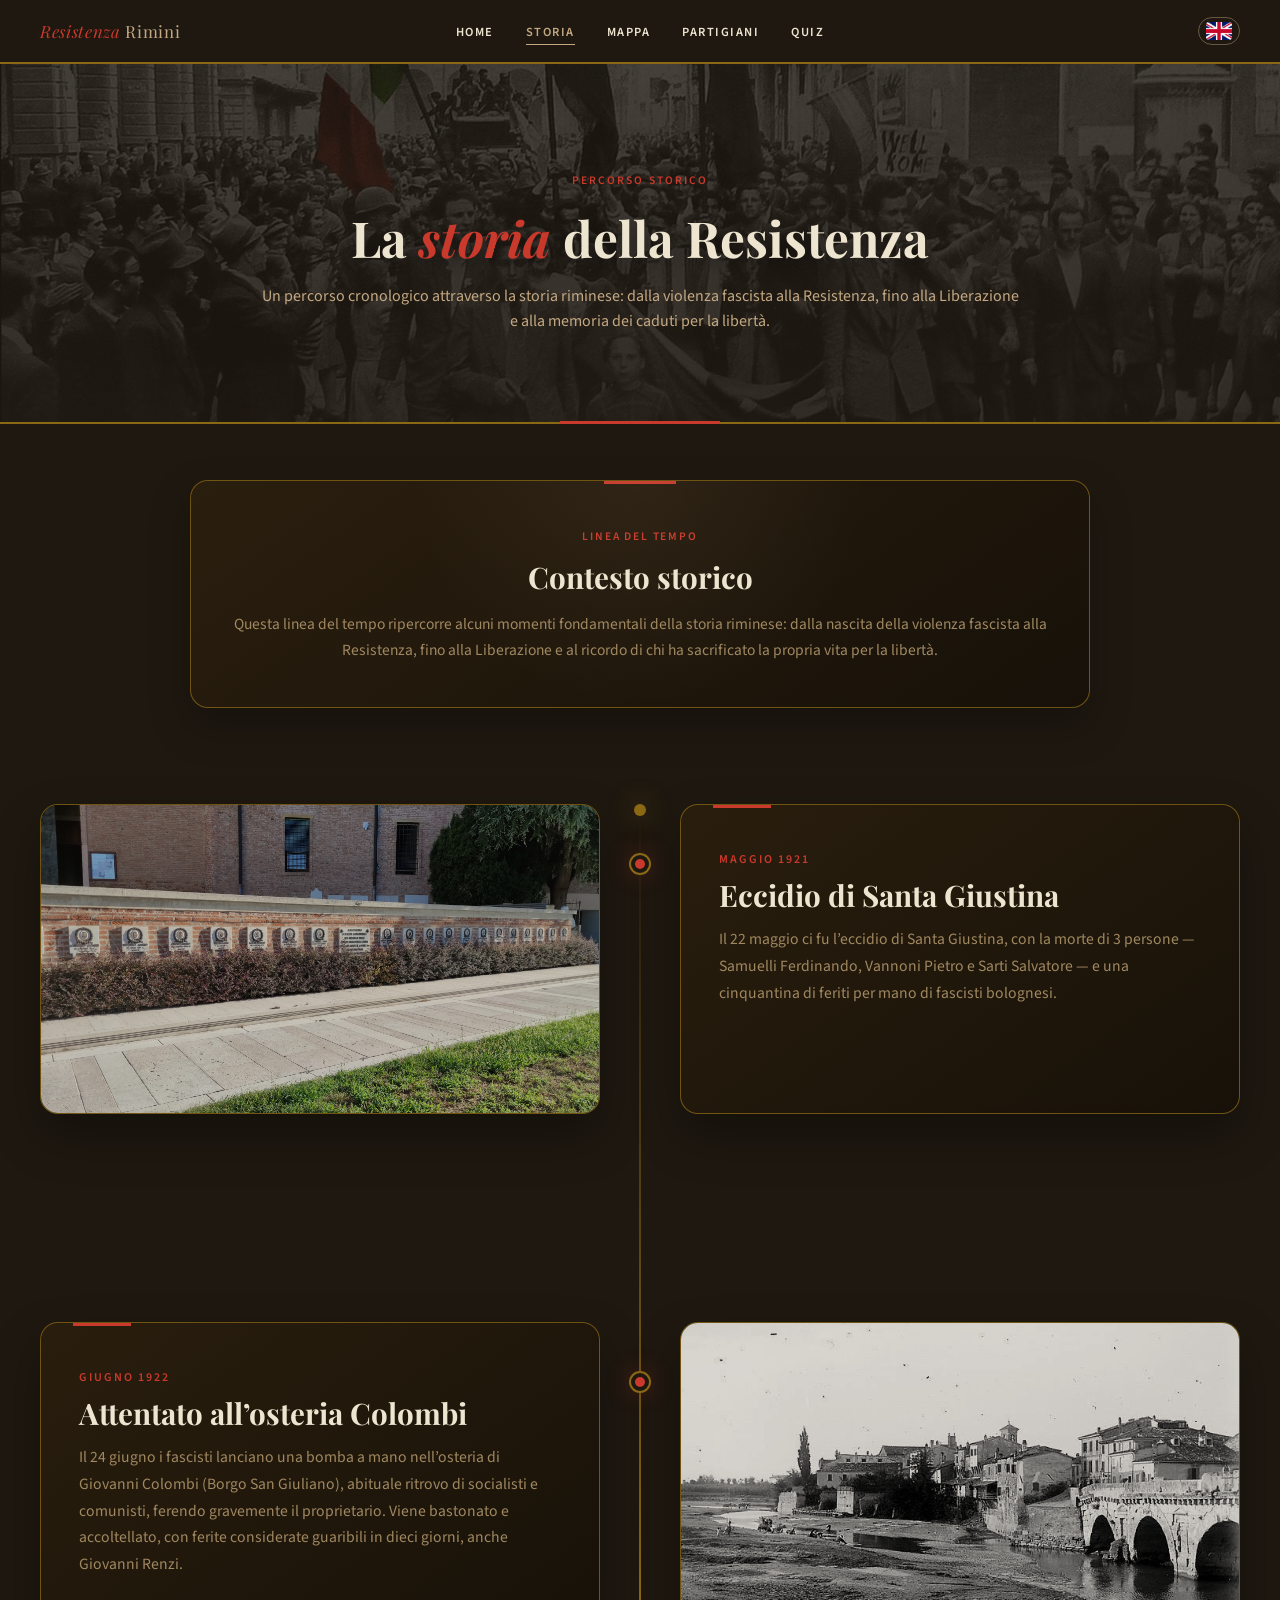
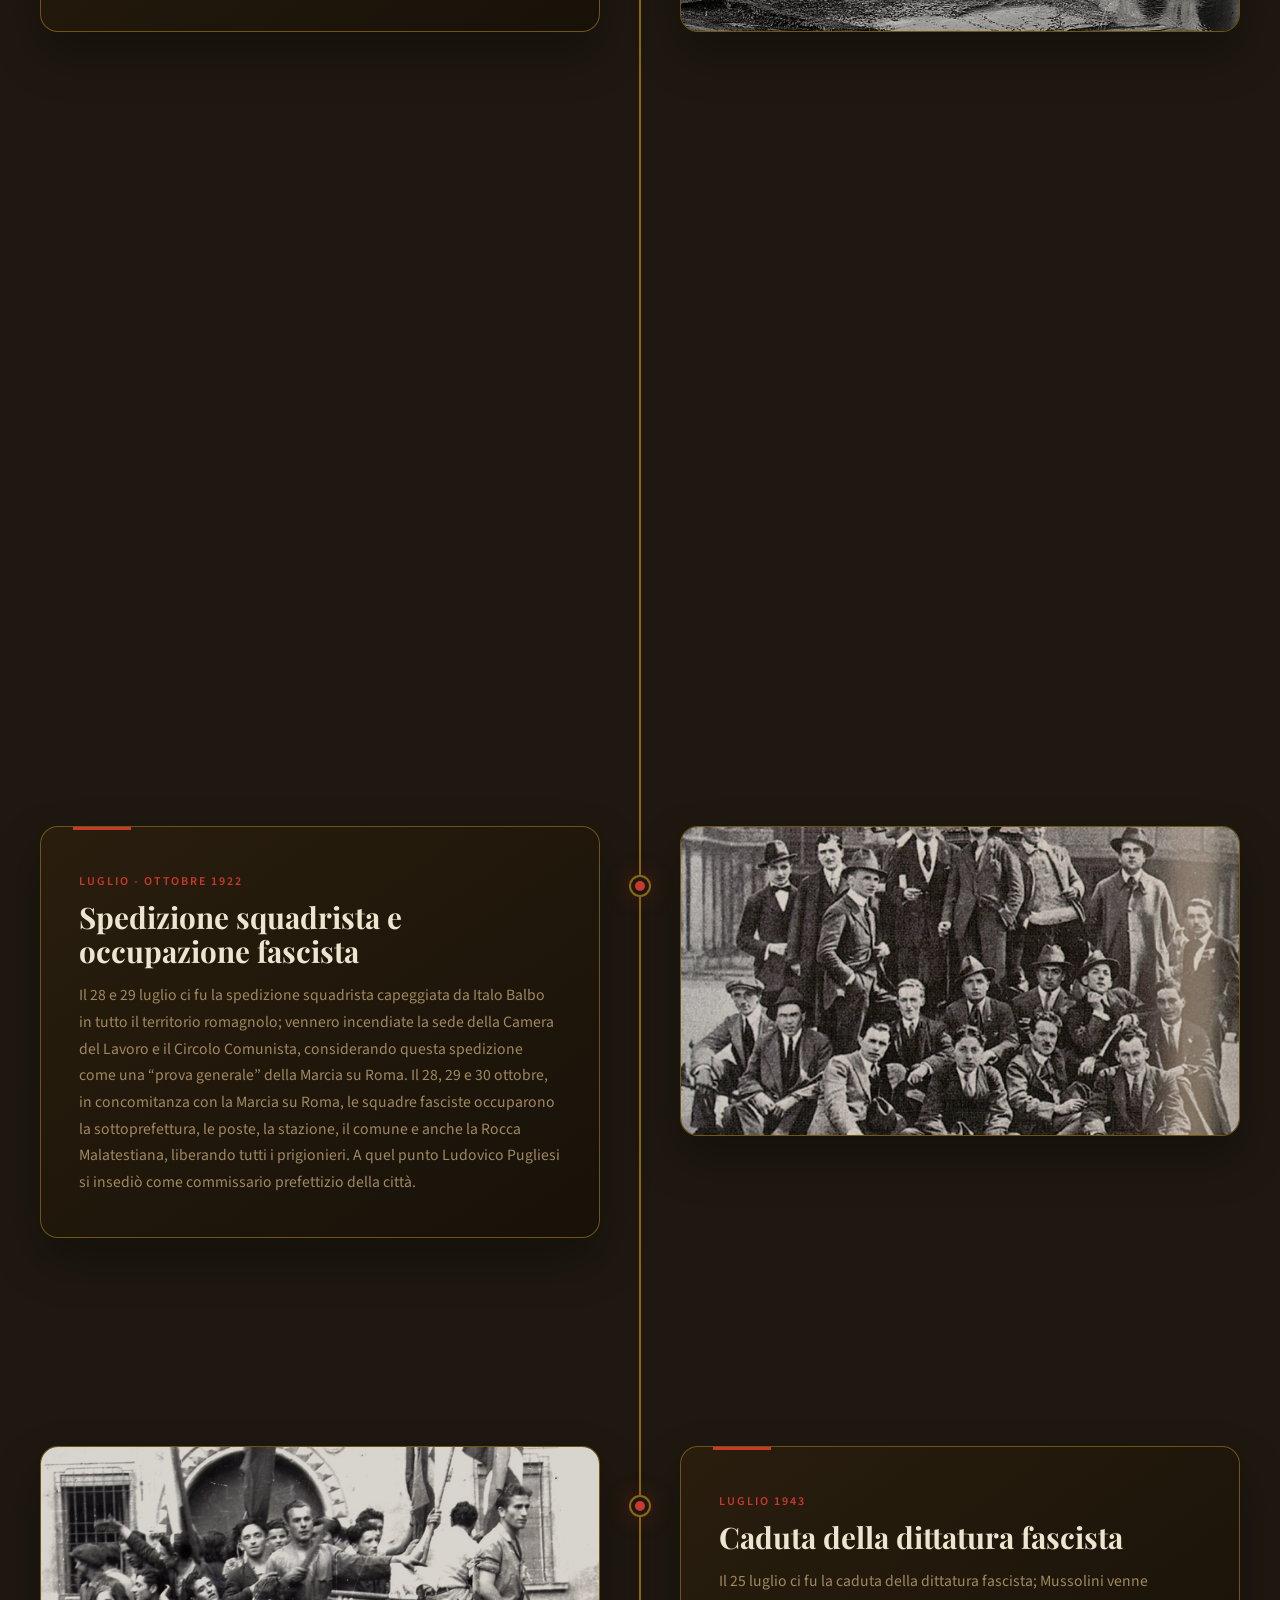
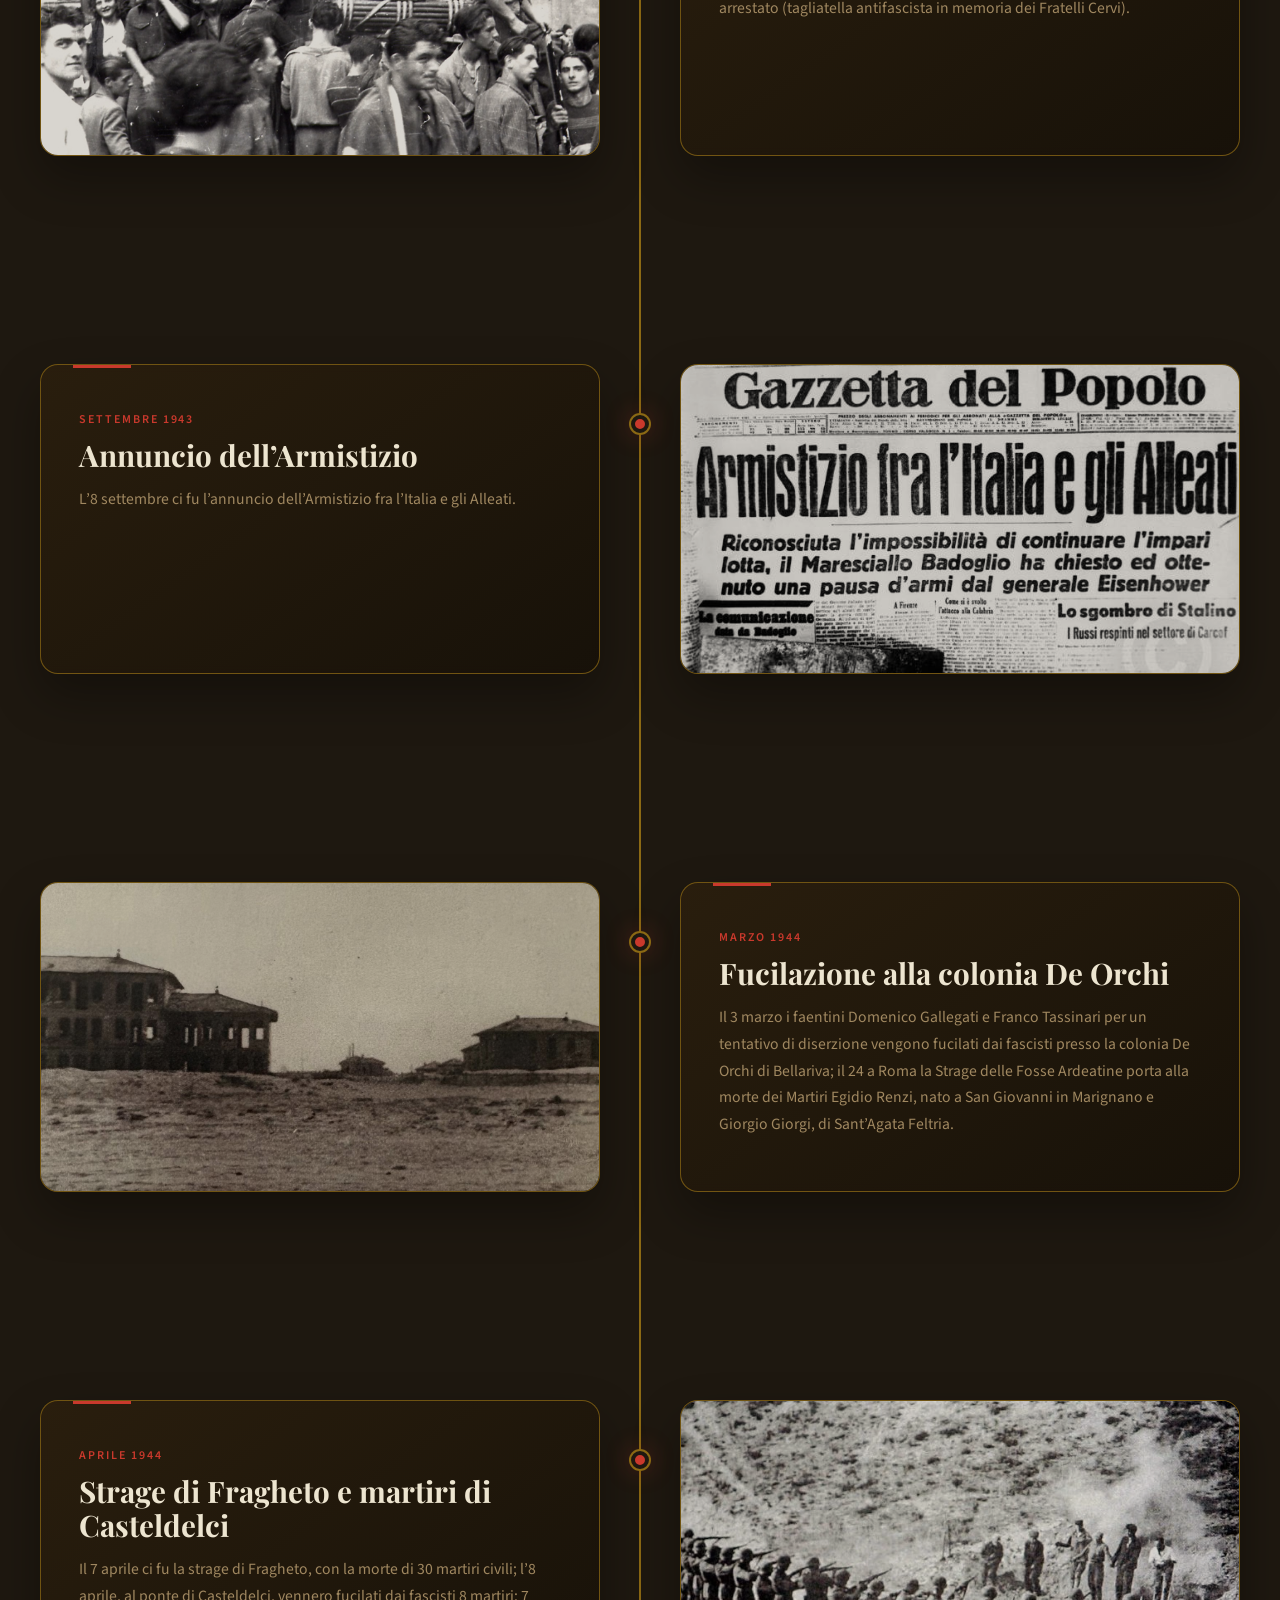
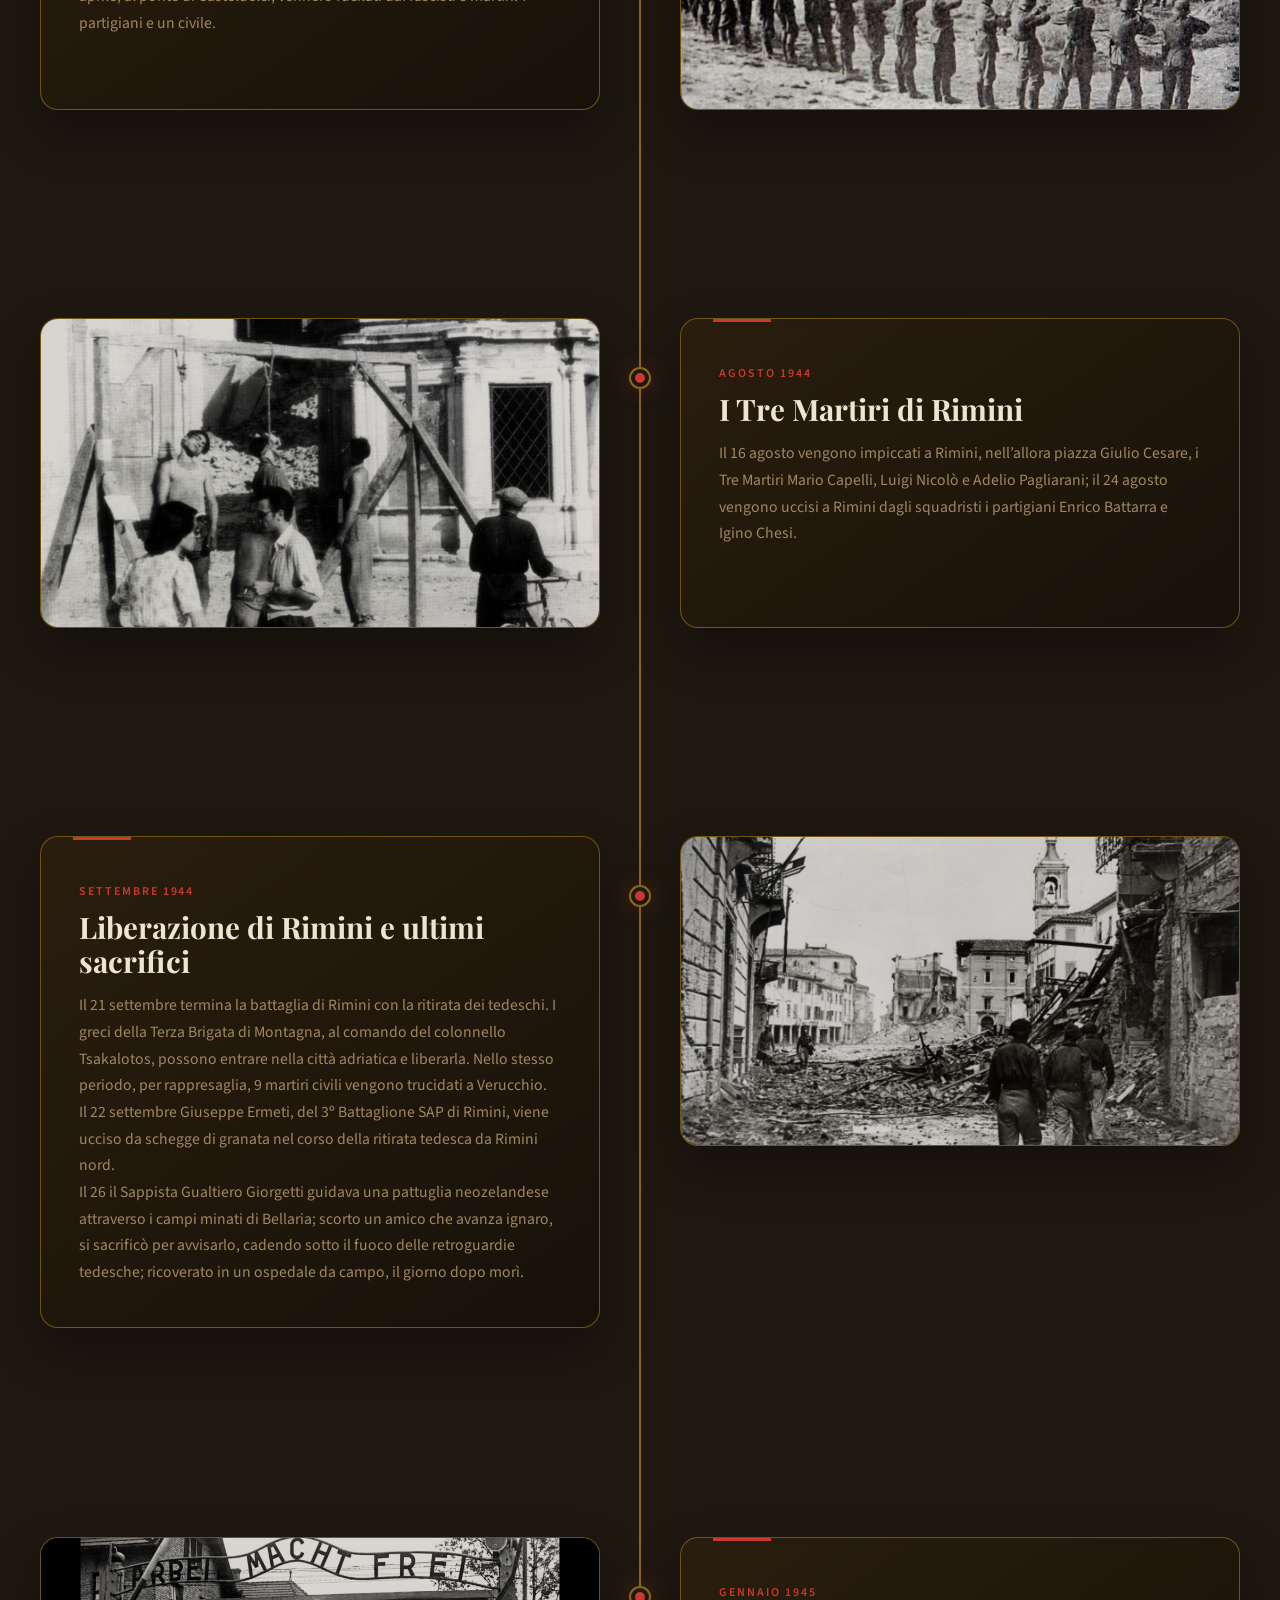
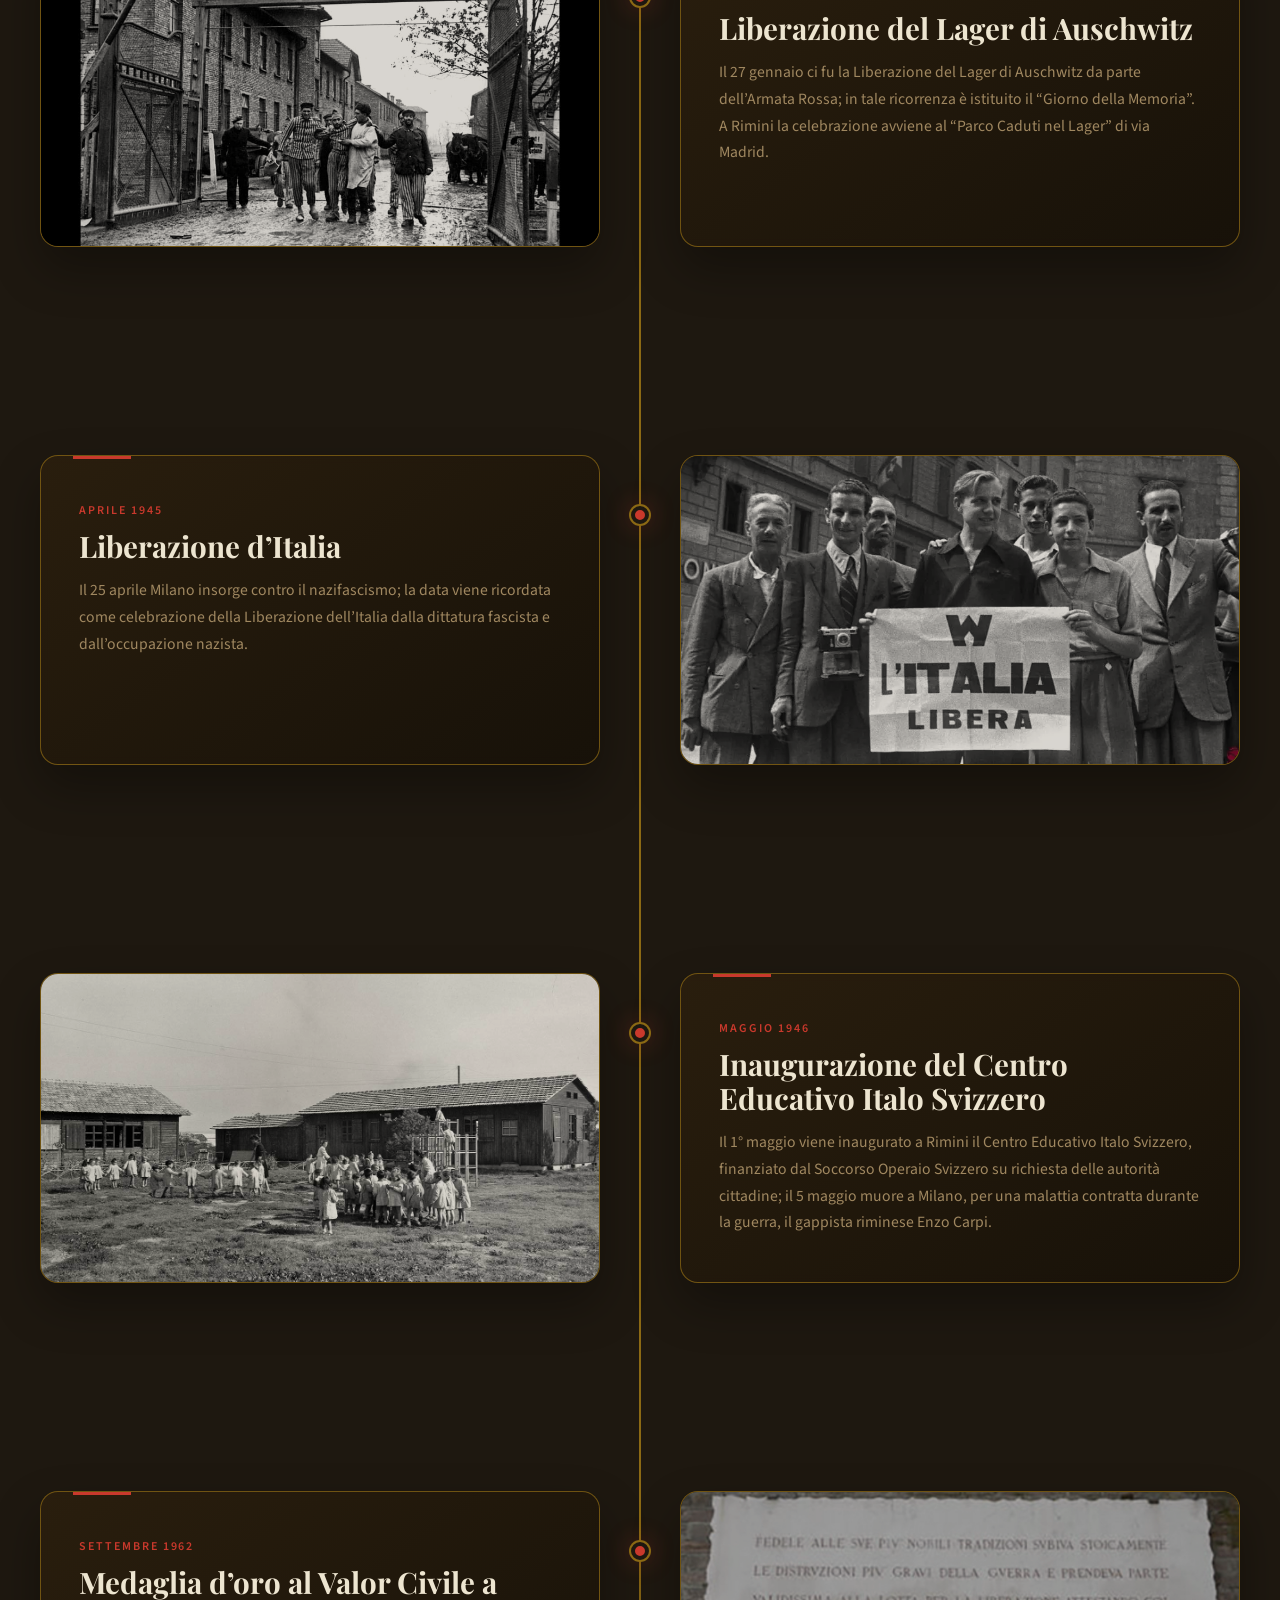
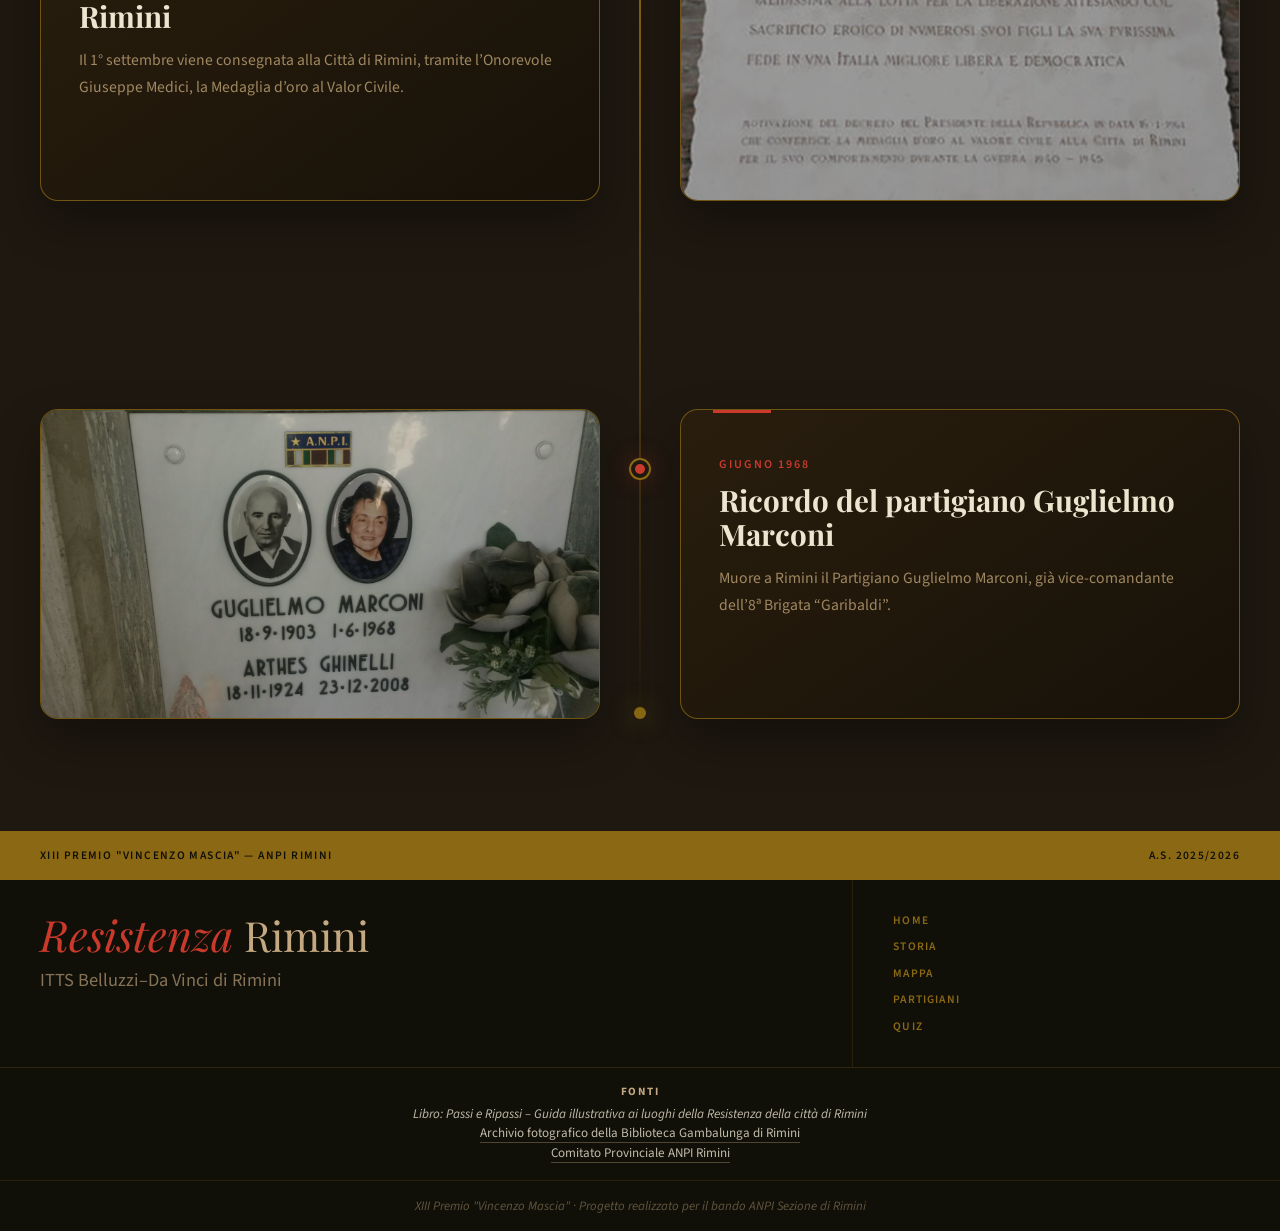
<file: storia.html>
<!DOCTYPE html>
<html lang="it">
<head>
  <meta charset="UTF-8">
  <meta name="viewport" content="width=device-width, initial-scale=1.0">
  <title data-i18n="storia.page.title">Storia — Resistenza Rimini</title>

  <link rel="preconnect" href="https://fonts.googleapis.com">
  <link href="https://fonts.googleapis.com/css2?family=Playfair+Display:ital,wght@0,600;1,400&family=Source+Sans+3:wght@400;600&display=swap" rel="stylesheet">
  <link rel="icon" type="image/png" href="./Favicon.png?v=3">
  <link rel="stylesheet" href="./style.css?v=5">
  <link rel="stylesheet" href="./storia.css?v=5">
</head>

<body>

  <nav id="navbarr">
    <a href="index.html" class="nav-logo" data-i18n-html="site.logo"><em>Resistenza</em> Rimini</a>

    <button class="nav-hamburger" id="hamburger" onclick="this.classList.toggle('open'); this.closest('nav').querySelector('.nav-links').classList.toggle('open')">
      <span></span>
      <span></span>
      <span></span>
    </button>

    <ul class="nav-links">
      <li><a href="index.html" data-i18n="nav.home">Home</a></li>
      <li><a href="storia.html" class="active" data-i18n="nav.storia">Storia</a></li>
      <li><a href="mappa.html" data-i18n="nav.mappa">Mappa</a></li>
      <li><a href="partigiani.html" data-i18n="nav.partigiani">Partigiani</a></li>
      <li><a href="gioco.html" data-i18n="nav.gioco">Quiz</a></li>
    </ul>

    <button class="language-btn" id="languageBtn" aria-label="Cambia lingua">
      <img id="languageFlag" src="Immagini_Bandiere/uk.png" alt="English">
    </button>
  </nav>


  <section class="storia-hero">
    <div class="storia-hero-inner">
      <span class="hero-label" data-i18n="storia.hero.label">Percorso storico</span>

      <h1 data-i18n-html="storia.hero.title">
        La <em>storia</em> della Resistenza
      </h1>

      <p data-i18n="storia.hero.text">
        Un percorso cronologico attraverso la storia riminese: dalla violenza fascista alla Resistenza, fino alla Liberazione e alla memoria dei caduti per la libertà.
      </p>
    </div>
  </section>


  <section class="storia-intro">
    <div class="storia-intro-box reveal-intro">
      <span data-i18n="storia.intro.label">Linea del tempo</span>

      <h2 data-i18n="storia.intro.title">Contesto storico</h2>

      <p data-i18n="storia.intro.text">
        Questa linea del tempo ripercorre alcuni momenti fondamentali della storia riminese:
        dalla nascita della violenza fascista alla Resistenza, fino alla Liberazione e al ricordo
        di chi ha sacrificato la propria vita per la libertà.
      </p>
    </div>
  </section>


  <section class="timeline-section">

    <div class="timeline-line"></div>


    <article class="timeline-item reveal-story" id="eccidio-santa-giustina">
      <div class="timeline-media">
        <img src="Immagini_Storia/EccidioSantaGiustina.jpg" alt="Eccidio di Santa Giustina">
      </div>

      <div class="timeline-dot"></div>

      <div class="timeline-content">
        <span class="timeline-date" data-i18n="storia.event1.date">Maggio 1921</span>

        <h2 data-i18n="storia.event1.title">Eccidio di Santa Giustina</h2>

        <p data-i18n="storia.event1.text">
          Il 22 ci fu l’eccidio di Santa Giustina con la morte di 3 persone -
          Samuelli Ferdinando, Vannoni Pietro, Sarti Salvatore - ed una cinquantina
          di feriti per mano di fascisti bolognesi.
        </p>
      </div>
    </article>


    <article class="timeline-item reverse reveal-story">
      <div class="timeline-media">
        <img src="Immagini_Storia/BorgoSanGiuliano.jpg" alt="Attentato all’osteria Colombi">
      </div>

      <div class="timeline-dot"></div>

      <div class="timeline-content">
        <span class="timeline-date" data-i18n="storia.giugno1922.date">Giugno 1922</span>

        <h2 data-i18n="storia.giugno1922.title">Attentato all’osteria Colombi</h2>

        <p data-i18n="storia.giugno1922.text">
          Il 24 i fascisti lanciano una bomba a mano nell’osteria di Giovanni Colombi
          (Borgo San Giuliano), abituale ritrovo di socialisti e comunisti, ferendo
          gravemente il proprietario. Viene bastonato e accoltellato, con ferite considerate
          guaribili in dieci giorni, anche Giovanni Renzi.
        </p>
      </div>
    </article>


    <article class="timeline-item reveal-story">
      <div class="timeline-media">
        <img src="Immagini_Storia/LiberoZanardi.jpg" alt="Libero Zanardi e Olga Bondi">
      </div>

      <div class="timeline-dot"></div>

      <div class="timeline-content">
        <span class="timeline-date" data-i18n="storia.luglio1922.date">Luglio 1922</span>

        <h2 data-i18n="storia.luglio1922.title">Libero Zanardi e Olga Bondi</h2>

        <p data-i18n="storia.luglio1922.text">
          Il 9 muore a Rimini Libero Zanardi, figlio dell’ex sindaco di Bologna Francesco Zanardi;
          i suoi funerali si trasformano in una grande manifestazione antifascista, nonostante
          i divieti e le minacce dei fascisti; il 24 ci fu uno scontro a fuoco, per cause mai
          del tutto chiarite, tra fascisti e anarchici; il bersaglio dei fascisti è l’anarchico
          Nello Rossi, che si salva nonostante le gravi ferite riportate, purtroppo però, la sua
          fidanzata, Olga Bondi, viene ferita dai fascisti e morirà in seguito all’ospedale di Rimini.
        </p>
      </div>
    </article>


    <article class="timeline-item reverse reveal-story">
      <div class="timeline-media">
        <img src="Immagini_Storia/Spedizione.jpeg" alt="Spedizione squadrista e occupazione fascista">
      </div>

      <div class="timeline-dot"></div>

      <div class="timeline-content">
        <span class="timeline-date" data-i18n="storia.luglioottobre1922.date">Luglio - Ottobre 1922</span>

        <h2 data-i18n="storia.luglioottobre1922.title">Spedizione squadrista e occupazione fascista</h2>

        <p data-i18n="storia.luglioottobre1922.text">
          Il 28-29 luglio ci fu la spedizione squadrista capeggiata da Italo Balbo in tutto
          il territorio romagnolo; vengono incendiati la sede della Camera del Lavoro ed il
          Circolo Comunista considerando questa spedizione la “prova generale” della marcia su Roma;
          il 28-29-30 ottobre in concomitanza con la “Marcia su Roma”, le squadriste fasciste
          occupano la sottoprefettura, le poste, la stazione, il comune, e inoltre anche la Rocca
          Malatestiana, liberando tutti i prigionieri; a quel punto Ludovico Pugliesi si insedia
          come commissario prefettizio della città.
        </p>
      </div>
    </article>


    <article class="timeline-item reveal-story">
      <div class="timeline-media">
        <img src="Immagini_Storia/CadutaDittaturaFascista.jpg" alt="Caduta della dittatura fascista">
      </div>

      <div class="timeline-dot"></div>

      <div class="timeline-content">
        <span class="timeline-date" data-i18n="storia.event2.date">Luglio 1943</span>

        <h2 data-i18n="storia.event2.title">Caduta della dittatura fascista</h2>

        <p data-i18n="storia.event2.text">
          Il 25 ci fu la caduta della dittatura fascista, Mussolini viene arrestato
          (tagliatella antifascista in memoria dei Fratelli Cervi).
        </p>
      </div>
    </article>


    <article class="timeline-item reverse reveal-story">
      <div class="timeline-media">
        <img src="Immagini_Storia/ArmistizioItaliaAlleati.jpg" alt="Annuncio dell’Armistizio">
      </div>

      <div class="timeline-dot"></div>

      <div class="timeline-content">
        <span class="timeline-date" data-i18n="storia.event3.date">Settembre 1943</span>

        <h2 data-i18n="storia.event3.title">Annuncio dell’Armistizio</h2>

        <p data-i18n="storia.event3.text">
          L’8 ci fu l’annuncio dell’Armistizio fra l’Italia e gli Alleati.
        </p>
      </div>
    </article>


    <article class="timeline-item reveal-story">
      <div class="timeline-media">
        <img src="Immagini_Storia/ColoniaDeOrchi.jpg" alt="Fucilazione alla colonia De Orchi">
      </div>

      <div class="timeline-dot"></div>

      <div class="timeline-content">
        <span class="timeline-date" data-i18n="storia.event4.date">Marzo 1944</span>

        <h2 data-i18n="storia.event4.title">Fucilazione alla colonia De Orchi</h2>

        <p data-i18n="storia.event4.text">
          Il 3 i faentini Domenico Gallegati e Franco Tassinari per un tentativo di diserzione vengono fucilati dai fascisti presso la colonia De Orchi di Bellariva; il 24 a Roma la Strage delle Fosse Ardeatine porta alla morte dei Martiri Egidio Renzi, nato a San Giovanni in Marignano e Giorgio Giorgi, di Sant’Agata Feltria.
        </p>
      </div>
    </article>


    <article class="timeline-item reverse reveal-story">
      <div class="timeline-media">
        <img src="Immagini_Storia/StrageFragreto.jpg" alt="Strage di Fragheto e martiri di Casteldelci">
      </div>

      <div class="timeline-dot"></div>

      <div class="timeline-content">
        <span class="timeline-date" data-i18n="storia.event5.date">Aprile 1944</span>

        <h2 data-i18n="storia.event5.title">Strage di Fragheto e martiri di Casteldelci</h2>

        <p data-i18n="storia.event5.text">
          Il 7 ci fu la Strage di Fragheto (Rimini) con la morte di 30 martiri civili;
          mentre l’8 al ponte di Casteldelci vengono fucilati dai fascisti 8 Martiri,
          7 partigiani ed un civile.
        </p>
      </div>
    </article>


    <article class="timeline-item reveal-story">
      <div class="timeline-media">
        <img src="Immagini_Storia/TreMartiri.jpg" alt="I Tre Martiri di Rimini">
      </div>

      <div class="timeline-dot"></div>

      <div class="timeline-content">
        <span class="timeline-date" data-i18n="storia.event6.date">Agosto 1944</span>

        <h2 data-i18n="storia.event6.title">I Tre Martiri di Rimini</h2>

        <p data-i18n="storia.event6.text">
          Il 16 vengono impiccati a Rimini, nell’allora piazza Giulio Cesare, i Tre Martiri Mario Capelli, Luigi Nicolò, Adelio Pagliarani; il 24 vengono uccisi a Rimini dagli squadristi i Partigiani Enrico Battarra ed Igino Chesi.
        </p>
      </div>
    </article>


    <article class="timeline-item reverse reveal-story" id="liberazione-rimini">
      <div class="timeline-media">
        <img src="Immagini_Storia/LiberazioneRimini.jpg" alt="Liberazione di Rimini e ultimi sacrifici">
      </div>

      <div class="timeline-dot"></div>

      <div class="timeline-content">
        <span class="timeline-date" data-i18n="storia.event7.date">Settembre 1944</span>

        <h2 data-i18n="storia.event7.title">Liberazione di Rimini e ultimi sacrifici</h2>

        <p data-i18n="storia.event7.text1">
          Il 21 termina la battaglia di Rimini con la ritirata dei tedeschi i greci
          della Terza Brigata di Montagna, al comando del colonnello Tsakalotos,
          possono entrare nella città adriatica e liberarla, così per rappresaglia
          9 Martiri civili vengono trucidati a Verucchio.
        </p>

        <p data-i18n="storia.event7.text2">
          Il 22 Ermeti Giuseppe, del 3º Battaglione SAP di Rimini, viene ucciso da
          schegge di granata nel corso della ritirata tedesca da Rimini nord.
        </p>

        <p data-i18n="storia.event7.text3">
          Il 26 il Sappista Gualtiero Giorgetti guidava una pattuglia neozelandese
          attraverso i campi minati di Bellaria; scorto un amico che avanza ignaro,
          si sacrificò per avvisarlo, cadendo sotto il fuoco delle retroguardie tedesche;
          ricoverato in un ospedale da campo, il giorno dopo morì.
        </p>
      </div>
    </article>


    <article class="timeline-item reveal-story">
      <div class="timeline-media">
        <img src="Immagini_Storia/GiornoMemoria.jpg" alt="Liberazione di Auschwitz e Giorno della Memoria">
      </div>

      <div class="timeline-dot"></div>

      <div class="timeline-content">
        <span class="timeline-date" data-i18n="storia.event8.date">Gennaio 1945</span>

        <h2 data-i18n="storia.event8.title">Liberazione del Lager di Auschwitz</h2>

        <p data-i18n="storia.event8.text">
          Il 27 ci fu la Liberazione del Lager di Auschwitz da parte dell’Armata Rossa;
          in tale ricorrenza è istituito il “Giorno della Memoria”. A Rimini la celebrazione
          avviene al “Parco Caduti nel Lager” di via Madrid.
        </p>
      </div>
    </article>


    <article class="timeline-item reverse reveal-story">
      <div class="timeline-media">
        <img src="Immagini_Storia/LiberazioneItalia.jpg" alt="Liberazione d’Italia">
      </div>

      <div class="timeline-dot"></div>

      <div class="timeline-content">
        <span class="timeline-date" data-i18n="storia.event9.date">Aprile 1945</span>

        <h2 data-i18n="storia.event9.title">Liberazione d’Italia</h2>

        <p data-i18n="storia.event9.text">
          Il 25 Milano insorge contro il nazifascismo; la data viene ripresa come
          celebrazione della Liberazione dell’Italia dalla dittatura fascista e
          l’occupazione nazista.
        </p>
      </div>
    </article>


    <article class="timeline-item reveal-story">
      <div class="timeline-media">
        <img src="Immagini_Storia/CentroEducativoItaloSvizzero.jpg" alt="Inaugurazione del Centro Educativo Italo Svizzero">
      </div>

      <div class="timeline-dot"></div>

      <div class="timeline-content">
        <span class="timeline-date" data-i18n="storia.event10.date">Maggio 1946</span>

        <h2 data-i18n="storia.event10.title">Inaugurazione del Centro Educativo Italo Svizzero</h2>

        <p data-i18n="storia.event10.text">
          Il primo viene inaugurato a Rimini il Centro Educativo Italo Svizzero, finanziato dal Soccorso Operaio Svizzero e dietro disperata richiesta delle Autorità cittadine; mentre il 5 muore a Milano, per malattia contratta durante la guerra, il Gappista riminese Enzo Carpi.
        </p>
      </div>
    </article>


    <article class="timeline-item reverse reveal-story" id="medaglia-oro-rimini">
      <div class="timeline-media">
        <img src="Immagini_Storia/MedagliaOroRimini.jpg" alt="Medaglia d’oro al Valor Civile a Rimini">
      </div>

      <div class="timeline-dot"></div>

      <div class="timeline-content">
        <span class="timeline-date" data-i18n="storia.event11.date">Settembre 1962</span>

        <h2 data-i18n="storia.event11.title">Medaglia d’oro al Valor Civile a Rimini</h2>

        <p data-i18n="storia.event11.text">
          Il primo viene consegnata, tramite l’On. Giuseppe Medici, la Medaglia d’oro
          al Valor Civile alla Città di Rimini.
        </p>
      </div>
    </article>


    <article class="timeline-item reveal-story">
      <div class="timeline-media">
        <img src="Immagini_Storia/GuglielmoMarconi.jpg" alt="Ricordo del partigiano Guglielmo Marconi">
      </div>

      <div class="timeline-dot"></div>

      <div class="timeline-content">
        <span class="timeline-date" data-i18n="storia.event12.date">Giugno 1968</span>

        <h2 data-i18n="storia.event12.title">Ricordo del partigiano Guglielmo Marconi</h2>

        <p data-i18n="storia.event12.text">
          Muore a Rimini il Partigiano Guglielmo Marconi, già vice-comandante
          dell’8ª Brigata “Garibaldi”.
        </p>
      </div>
    </article>

  </section>


  <footer>
    <div class="footer-top">
      <span class="footer-top-text" data-i18n="footer.top.left">
        XIII Premio "Vincenzo Mascia" — ANPI Rimini
      </span>

      <span class="footer-top-text" data-i18n="footer.top.right">
        A.S. 2025/2026
      </span>
    </div>

    <div class="footer-body">
      <div class="footer-col">
        <div class="footer-logo" data-i18n-html="site.logo">
          <em>Resistenza</em> Rimini
        </div>

        <div class="footer-sub" data-i18n="footer.school">
          ITTS Belluzzi–Da Vinci di Rimini
        </div>
      </div>

      <div class="footer-col">
        <nav class="footer-nav">
          <a href="index.html" data-i18n="nav.home">Home</a>
          <a href="storia.html" data-i18n="nav.storia">Storia</a>
          <a href="mappa.html" data-i18n="nav.mappa">Mappa</a>
          <a href="partigiani.html" data-i18n="nav.partigiani">Partigiani</a>
          <a href="gioco.html" data-i18n="nav.gioco">Quiz</a>
        </nav>
      </div>
    </div>

    <div class="footer-sources">
      <span class="footer-sources-title" data-i18n="footer.sources.title">Fonti</span>

      <p data-i18n-html="footer.sources.book">
        <em>Libro: Passi e Ripassi – Guida illustrativa ai luoghi della Resistenza della città di Rimini</em>
      </p>

      <p>
        <a href="https://bibliotecagambalunga.it/archivio-fotografico" target="_blank" data-i18n="footer.sources.gambalunga">
          Archivio fotografico della Biblioteca Gambalunga di Rimini
        </a>
      </p>

      <p>
        <a href="https://www.anpi.it/node/100387" target="_blank" data-i18n="footer.sources.anpi">
          Comitato Provinciale ANPI Rimini
        </a>
      </p>
    </div>

    <div class="footer-bottom" data-i18n="footer.bottom">
      XIII Premio "Vincenzo Mascia" · Progetto realizzato per il bando ANPI Sezione di Rimini
    </div>
  </footer>


  <script>
    const elementiStoria = document.querySelectorAll(".reveal-story, .reveal-intro");

    const observerStoria = new IntersectionObserver((entries) => {
      entries.forEach((entry) => {
        if (entry.isIntersecting) {
          entry.target.classList.add("show");
          observerStoria.unobserve(entry.target);
        }
      });
    }, {
      threshold: 0.16,
      rootMargin: "0px 0px -90px 0px"
    });

    elementiStoria.forEach((elemento) => {
      observerStoria.observe(elemento);
    });
  </script>

  <script src="language.js"></script>

  <script>
    window.addEventListener("load", () => {
      if (window.location.hash) {
        const elemento = document.querySelector(window.location.hash);

        if (elemento) {
          setTimeout(() => {
            elemento.scrollIntoView({
              behavior: "smooth",
              block: "start"
            });
          }, 250);
        }
      }
    });
  </script>

  <button id="backToTop" class="back-to-top" aria-label="Torna su" data-i18n-title="back.to.top" data-i18n-aria="back.to.top">
  ↑
  </button>

    <script>
    const backToTop = document.getElementById("backToTop");

    window.addEventListener("scroll", () => {
      if (window.scrollY > 500) {
        backToTop.classList.add("show");
      } else {
        backToTop.classList.remove("show");
      }
    });

    backToTop.addEventListener("click", () => {
      window.scrollTo({
        top: 0,
        behavior: "smooth"
      });
    });
  </script>
</body>
</html>
</file>
<file: style.css>
@import url('https://fonts.googleapis.com/css2?family=Playfair+Display:ital,wght@0,600;1,400&family=Source+Sans+3:wght@400;600&display=swap');

* {
  box-sizing: border-box;
  margin: 0;
  padding: 0;
}

body {
  font-family: 'Source Sans 3', sans-serif;
  background: #F5F0E8;
  color: #1E1810;
}


/* NAVBAR DESKTOP */

#navbarr {
  background: #1E1810;
  border-bottom: 2px solid #8B6914;
  padding: 0 2.5rem;
  height: 64px;

  display: grid;
  grid-template-columns: 1fr auto 1fr;
  align-items: center;

  position: sticky;
  top: 0;
  z-index: 9999;
}

.nav-logo {
  justify-self: start;
  font-family: 'Playfair Display', serif;
  font-size: 1.05rem;
  color: #C4A882;
  letter-spacing: 0.04em;
  text-decoration: none;
  white-space: nowrap;
}

.nav-logo em {
  color: #C9392C;
  font-style: italic;
}

.nav-links {
  justify-self: center;
  display: flex;
  gap: 2rem;
  list-style: none;
  z-index: 10000;
}

.nav-links a {
  color: #EDE5D0;
  font-size: 0.78rem;
  font-weight: 600;
  letter-spacing: 0.12em;
  text-transform: uppercase;
  text-decoration: none;
  padding-bottom: 3px;
  border-bottom: 1.5px solid transparent;
  transition: color 0.2s, border-color 0.2s;
}

.nav-links a:hover {
  color: #C4A882;
  border-bottom-color: #C4A882;
}

.nav-links a.active {
  color: #C4A882;
  border-bottom-color: #C4A882;
}


/* BOTTONE LINGUA */

.language-btn {
  justify-self: end;
  background: transparent;
  border: 1px solid rgba(196, 168, 130, 0.45);
  border-radius: 999px;
  padding: 0.25rem 0.45rem;
  cursor: pointer;

  display: flex;
  align-items: center;
  justify-content: center;

  transition: background 0.2s ease, border-color 0.2s ease, transform 0.2s ease;
}

.language-btn:hover {
  background: rgba(196, 168, 130, 0.12);
  border-color: #C4A882;
  transform: translateY(-1px);
}

.language-btn img {
  width: 26px;
  height: 18px;
  object-fit: cover;
  border-radius: 3px;
  display: block;
}


/* HAMBURGER */

.nav-hamburger {
  display: none;
  background: transparent;
  border: none;
  cursor: pointer;
}

.nav-hamburger span {
  display: block;
  width: 24px;
  height: 2px;
  background: #C4A882;
  margin: 5px 0;
  transition: 0.3s;
}


/* FOOTER */

footer {
  background: #111008;
  font-family: 'Source Sans 3', sans-serif;
}

.footer-top {
  background: #8B6914;
  padding: 1rem 2.5rem;
  display: flex;
  align-items: center;
  justify-content: space-between;
}

.footer-top-text {
  font-size: 0.72rem;
  font-weight: 600;
  letter-spacing: 0.12em;
  text-transform: uppercase;
  color: #1E1810;
}

.footer-body {
  display: grid;
  grid-template-columns: 2fr 1fr;
}

.footer-col {
  padding: 2rem 2.5rem;
}

.footer-col:first-child {
  border-right: 1px solid rgba(139,105,20,0.2);
}

.footer-logo {
  font-family: 'Playfair Display', serif;
  font-size: 2rem;
  color: #C4A882;
  margin-bottom: 0.4rem;
}

.footer-logo em {
  color: #C9392C;
  font-style: italic;
}

.footer-sub {
  font-size: 1rem;
  color: #4a3e2a;
  margin-bottom: 1rem;
}

.footer-credits {
  font-size: 1rem;
  color: #6B5A3E;
}

.footer-nav {
  display: flex;
  flex-direction: column;
  gap: 0.6rem;
  align-items: flex-start;
}

.footer-nav a {
  font-size: 0.72rem;
  font-weight: 600;
  letter-spacing: 0.1em;
  text-transform: uppercase;
  color: #6B5A3E;
  text-decoration: none;
  transition: color 0.2s;
}

.footer-nav a:hover {
  color: #C4A882;
}

.footer-bottom {
  border-top: 1px solid rgba(139,105,20,0.2);
  padding: 1rem 2.5rem;
  text-align: center;
  font-size: 0.8rem;
  color: #4a3e2a;
  font-style: italic;
}


/* MOBILE */

@media (max-width: 768px) {
  #navbarr {
    height: 64px !important;
    padding: 0 1.2rem !important;

    display: grid !important;
    grid-template-columns: 1fr auto auto !important;
    align-items: center !important;
    gap: 0.8rem !important;

    position: sticky !important;
    top: 0 !important;
    z-index: 9999 !important;
  }

  .nav-logo {
    grid-column: 1 !important;
    grid-row: 1 !important;
    justify-self: start !important;
    font-size: 0.95rem !important;
    white-space: nowrap !important;
  }

  .language-btn {
    grid-column: 2 !important;
    grid-row: 1 !important;
    justify-self: end !important;

    padding: 0.22rem 0.4rem !important;
    margin: 0 !important;
  }

  .language-btn img {
    width: 25px !important;
    height: 17px !important;
  }

  .nav-hamburger {
    grid-column: 3 !important;
    grid-row: 1 !important;
    justify-self: end !important;

    display: flex !important;
    width: 34px !important;
    height: 34px !important;

    background: transparent !important;
    border: none !important;
    cursor: pointer !important;

    flex-direction: column !important;
    align-items: center !important;
    justify-content: center !important;
    gap: 5px !important;
    padding: 0 !important;
  }

  .nav-hamburger span {
    display: block !important;
    width: 24px !important;
    height: 2px !important;
    background: #C4A882 !important;
    margin: 0 !important;
    transition: 0.3s !important;
    transform-origin: center !important;
  }

  .nav-hamburger.open span:nth-child(1) {
    transform: rotate(45deg) translate(5px, 5px) !important;
  }

  .nav-hamburger.open span:nth-child(2) {
    opacity: 0 !important;
  }

  .nav-hamburger.open span:nth-child(3) {
    transform: rotate(-45deg) translate(5px, -5px) !important;
  }

  .nav-links {
    position: fixed !important;
    top: 64px !important;
    left: 0 !important;
    right: 0 !important;

    width: 100vw !important;
    max-width: none !important;

    display: flex !important;
    flex-direction: column !important;
    align-items: stretch !important;
    justify-content: flex-start !important;
    gap: 0 !important;

    background: #1E1810 !important;
    border-top: 1px solid rgba(139,105,20,0.55) !important;
    border-bottom: 2px solid #8B6914 !important;

    padding: 0 !important;
    margin: 0 !important;

    list-style: none !important;
    text-align: left !important;

    max-height: 0 !important;
    overflow: hidden !important;
    opacity: 0 !important;

    transition: max-height 0.35s ease, opacity 0.25s ease !important;
    z-index: 9998 !important;
  }

  .nav-links.open {
    max-height: 330px !important;
    opacity: 1 !important;
  }

  .nav-links li {
    width: 100% !important;
    padding: 0 !important;
    margin: 0 !important;
  }

  .nav-links li a,
  .nav-links a {
    display: block !important;
    width: 100% !important;

    padding: 0.95rem 1.4rem !important;

    color: #EDE5D0 !important;
    font-size: 0.82rem !important;
    font-weight: 600 !important;
    letter-spacing: 0.12em !important;
    text-transform: uppercase !important;
    text-align: left !important;
    text-decoration: none !important;

    border-bottom: 1px solid rgba(139,105,20,0.25) !important;
    border-left: 3px solid transparent !important;

    background: transparent !important;
    transition: color 0.2s ease, background 0.2s ease, padding-left 0.2s ease, border-left-color 0.2s ease !important;
  }

  .nav-links li a:hover,
  .nav-links li a:active,
  .nav-links a:hover,
  .nav-links a:active {
    color: #C4A882 !important;
    background: rgba(139,105,20,0.12) !important;
    border-left-color: #C9392C !important;
    padding-left: 2rem !important;
  }

  .nav-links a.active {
    color: #C4A882 !important;
    border-left-color: #8B6914 !important;
  }

  .footer-top {
    flex-direction: column;
    gap: 0.5rem;
    text-align: center;
  }

  .footer-body {
    grid-template-columns: 1fr;
  }

  .footer-col:first-child {
    border-right: none;
    border-bottom: 1px solid rgba(139,105,20,0.2);
  }

  .footer-nav {
    align-items: center;
  }
}

.footer-sources {
  background: #111008;
  border-top: 1px solid rgba(139, 105, 20, 0.25);
  padding: 1rem 2.5rem;
  text-align: center;
}

.footer-sources-title {
  display: block;
  color: #C4A882;
  text-transform: uppercase;
  letter-spacing: 0.16em;
  font-size: 0.7rem;
  font-weight: 700;
  margin-bottom: 0.35rem;
}

.footer-sources p {
  margin: 0;
  color: rgba(196, 168, 130, 0.72);
  font-size: 0.82rem;
  line-height: 1.5;
}

.footer-sources em {
  color: rgba(237, 229, 208, 0.82);
}

@media (max-width: 768px) {
  .footer-sources {
    padding: 0.8rem 1rem;
  }

  .footer-sources-title {
    font-size: 0.62rem;
  }

  .footer-sources p {
    font-size: 0.7rem;
  }
}

.footer-sources a {
  color: rgba(237, 229, 208, 0.82);
  text-decoration: none;
  border-bottom: 1px solid rgba(196, 168, 130, 0.35);
}

.footer-sources a:hover {
  color: #C4A882;
  border-bottom-color: #C4A882;
}

/* BOTTONE TORNA SU */

.back-to-top {
  position: fixed;
  padding-bottom: 7px;
  right: 22px;
  bottom: 22px;
  width: 46px;
  height: 46px;
  border-radius: 50%;

  border: 1px solid #8B6914;
  background: rgba(30, 24, 16, 0.94);
  color: #C4A882;

  font-size: 1.35rem;
  font-weight: 700;
  line-height: 1;

  display: flex;
  align-items: center;
  justify-content: center;

  cursor: pointer;
  z-index: 9999;

  opacity: 0;
  pointer-events: none;
  transform: translateY(12px);

  box-shadow: 0 10px 28px rgba(0, 0, 0, 0.35);
  transition:
    opacity 0.25s ease,
    transform 0.25s ease,
    background 0.25s ease,
    color 0.25s ease,
    border-color 0.25s ease;
}

.back-to-top.show {
  opacity: 1;
  pointer-events: auto;
  transform: translateY(0);
}

.back-to-top:hover {
  background: #C4A882;
  color: #1E1810;
  border-color: #C4A882;
  transform: translateY(-3px);
}

@media (max-width: 600px) {
  .back-to-top {
    right: 16px;
    bottom: 16px;
    width: 42px;
    height: 42px;
    font-size: 1.2rem;
    padding-bottom: 1px;
  }
}

/* FOOTER LOGO GRANDE */

.footer-logo {
  font-size: 2.6rem !important;
  line-height: 1.05 !important;
}

.footer-logo em {
  font-size: 2.7rem !important;
}

.footer-sub {
  font-size: 1.15rem !important;
  margin-top: 0.65rem !important;
  color: rgba(196, 168, 130, 0.78) !important;
}

/* MOBILE */

@media (max-width: 768px) {
  .footer-logo {
    font-size: 1.55rem !important;
  }

  .footer-logo em {
    font-size: 1.6rem !important;
  }

  .footer-sub {
    font-size: 0.85rem !important;
  }
}

/* FIX FOOTER COLORI UGUALI AL LOCALE */

.footer-top {
  background: #8B6914 !important;
}

.footer-top-text {
  color: #111008 !important;
}

.footer-logo {
  color: #C4A882 !important;
}

.footer-logo em {
  color: #C9392C !important;
}

.footer-sub,
.footer-credits {
  color: rgba(196, 168, 130, 0.65) !important;
}

.footer-nav a {
  color: #8B6914 !important;
}

.footer-nav a:hover {
  color: #C4A882 !important;
}

.footer-sources-title {
  color: #C4A882 !important;
}

.footer-sources p,
.footer-sources em,
.footer-sources a {
  color: rgba(244, 234, 216, 0.78) !important;
}

.footer-sources a:hover {
  color: #C4A882 !important;
}

.footer-bottom {
  color: rgba(196, 168, 130, 0.45) !important;
  background: #111008 !important;
}
</file>
<file: index.css>
.hero {
  position: relative;
  height: calc(100vh - 64px);
  display: flex;
  gap: 10px;
  padding: 10px;
  padding-bottom: 0;
  background: #1E1810;
}

.hero-left,
.hero-right {
  flex: 1;
  background-size: cover;
  background-position: center;
  border-radius: 10px;
  box-shadow: 0 10px 30px rgba(0,0,0,0.4);
}

.hero-left {
  background-image: url('Immagini_Monumenti/Campanile.jpg');
}

.hero-right {
  background-image: url('Immagini_Monumenti/GloriaAiCadutiPerLaLibertà.jpg');
}

.hero::after {
  content: "";
  position: absolute;
  inset: 0;
  background: rgba(30,24,16,0.65);
}

.hero-content {
  position: absolute;
  inset: 0;
  display: flex;
  flex-direction: column;
  align-items: center;
  justify-content: center;
  text-align: center;
  color: #EDE5D0;
  z-index: 2;
}

.hero-content h1 {
  font-family: 'Playfair Display', serif;
  font-size: 3.2rem;
  font-weight: 600;
  letter-spacing: 0.02em;
  margin-bottom: 1rem;
  color: #EDE5D0;
  text-shadow: 0 4px 20px rgba(0,0,0,0.6);
}

.hero-content p {
  font-size: 1rem;
  color: #C4A882;
  margin-bottom: 2rem;
  letter-spacing: 0.05em;
}

.hero-btn {
  display: inline-block;
  padding: 0.8rem 2rem;
  border: 1.5px solid #C4A882;
  color: #C4A882;
  text-decoration: none;
  font-size: 0.75rem;
  letter-spacing: 0.2em;
  text-transform: uppercase;
  transition: all 0.3s ease;
  background: transparent;
}

.hero-btn:hover {
  background: #C4A882;
  color: #1E1810;
}

.intro {
  padding: 4rem 2rem;
  padding-top: 8rem;
  display: flex;
  justify-content: center;
  background: #1E1810;
}

.intro-box {
  max-width: 850px;
  width: 100%;
  padding: 4rem 3rem;
  padding-bottom: 5rem;
  border: 2px solid #8B6914;
  border-radius: 12px;
  position: relative;
  text-align: center;
  display: flex;
  flex-direction: column;
  justify-content: center;
  align-items: center;
}

.intro-box::before {
  content: "";
  position: absolute;
  top: -10px;
  left: 50%;
  transform: translateX(-50%);
  width: 60px;
  height: 3px;
  background: #C9392C;
}

.intro-box p {
  font-size: 1rem;
  line-height: 1.6;
  color: #8B6914;
}

.intro-box h2 {
  font-family: 'Playfair Display', serif;
  font-size: 1.6rem;
  font-weight: 600;
  color: #EDE5D0;
  margin-bottom: 1rem;
}

.timeline-preview {
  padding: 3rem 2.5rem;
  background: #1E1810;
}

.timeline-header {
  display: flex;
  justify-content: space-between;
  align-items: center;
  margin-bottom: 2rem;
}

.timeline-header h2 {
  font-family: 'Playfair Display', serif;
  color: #C4A882;
}

.timeline-header em {
  color: #C9392C;
}

.arrow {
  transition: transform 0.2s;
}

.timeline-more:hover .arrow {
  transform: translateX(4px);
}

.timeline-line {
  position: relative;
  height: 1px;
  background: #8B6914;
  margin-bottom: 2rem;
}

.timeline-line::after {
  content: "";
  position: absolute;                                                                 
  right: 0;
  top: -4px;
  border-top: 5px solid transparent;
  border-bottom: 5px solid transparent;
  border-left: 8px solid #8B6914;
}

.timeline-events {
  display: grid;
  grid-template-columns: 1fr 1fr 1fr;
  align-items: start;
  text-align: center;
  max-width: 1750px;
  margin: 0 auto;
}

.timeline-event {
  width: 250px;
  transition:
    transform 0.35s ease,
    box-shadow 0.35s ease,
    border-color 0.35s ease;
  border-radius: 10px;
}

.timeline-event-link {
  display: block;
  text-decoration: none;
  color: inherit;
  cursor: pointer;
}

.timeline-event-link:visited {
  color: inherit;
}

.timeline-event:nth-child(1) {
  justify-self: start;
}

.timeline-event:nth-child(2) {
  justify-self: center;
}

.timeline-event:nth-child(3) {
  justify-self: end;
}

.timeline-img {
  width: 100%;
  height: 12rem;
  object-fit: cover;
  margin-bottom: 0.7rem;
  border-radius: 10px;
  overflow: hidden;
  transition: transform 0.6s ease;
  display: block;
  backface-visibility: hidden;
  will-change: transform;
}

.timeline-event:hover {
  transform: translateY(-5px);
}

.timeline-event:hover .timeline-img {
  transform: scale(1.035);
  border-radius: 10px;
  filter: none;
}

.timeline-date {
  font-size: 1rem;
  color: #C4A882;
  margin-bottom: 0.3rem;
}

.timeline-text {
  font-size: 0.95rem;
  color: #A08860;
  line-height: 1.4;
}

.partigiani-preview {
  background: #1E1810;
  padding: 3.5rem 2.5rem;
}

.partigiani-header {
  display: flex;
  align-items: flex-end;
  justify-content: space-between;
  margin-bottom: 2rem;
}

.partigiani-header h2 {
  font-family: 'Playfair Display', serif;
  font-size: 2.2rem;
  font-weight: 600;
  color: #EDE5D0;
  line-height: 1.1;
}

.partigiani-header h2 em {
  color: #C9392C;
  font-style: italic;
}

.partigiani-more {
  display: inline-block;
  font-size: 0.75rem;
  font-weight: 600;
  letter-spacing: 0.15em;
  text-transform: uppercase;
  color: #C4A882;
  text-decoration: none;
  padding-bottom: 2px;
  background-image: linear-gradient(#8B6914, #8B6914);
  background-size: 0% 1px;
  background-repeat: no-repeat;
  background-position: left bottom;
  transition: background-size 0.3s ease;
}

.partigiani-more:hover {
  background-size: 100% 1px;
}

.partigiani-grid {
  display: grid;
  grid-template-columns: repeat(3, 1fr);
  gap: 3rem;
}

.part-card {
  border-radius: 10px;
  width: 100%;
  max-width: 450px;
  margin: 0 auto;
  overflow: hidden;
  position: relative;
  cursor: pointer;
  transition:
    transform 0.35s ease,
    box-shadow 0.35s ease,
    border-color 0.35s ease;
}

.part-card:hover {
  transform: translateY(-6px);
}

.part-img {
  width: 100%;
  aspect-ratio: 3/4;
  object-fit: cover;
  display: block;
  transition: transform 0.6s ease;
  backface-visibility: hidden;
  will-change: transform;
}

.part-card:hover .part-img {
  transform: scale(1.035);
  filter: none;
}

.part-info {
  position: absolute;
  bottom: 0;
  left: 0;
  right: 0;
  background: linear-gradient(to top, rgba(30,24,16,0.95) 60%, transparent);
  padding: 2rem 1rem 1rem;
}

.part-name {
  font-family: 'Playfair Display', serif;
  font-size: 1.05rem;
  font-weight: 600;
  color: #EDE5D0;
  margin-bottom: 0.4rem;
}

.part-btn {
  display: inline-block;
  font-size: 0.7rem;
  letter-spacing: 0.12em;
  text-transform: uppercase;
  color: #C4A882;
  border: 1px solid #C4A882;
  padding: 4px 12px;
  text-decoration: none;
  font-weight: 600;
  transition: all 0.3s ease;
}

.part-btn:hover {
  background: #8B6914;
  color: #F5F0E8;
  border-color: #8B6914;
}

/* ─── HAMBURGER ─── */

.nav-hamburger {
  display: none;
  flex-direction: column;
  gap: 5px;
  cursor: pointer;
  background: none;
  border: none;
  padding: 4px;
}

.nav-hamburger span {
  display: block;
  width: 20px;
  height: 2px;
  background: #C4A882;
  transition: all 0.3s ease;
  transform-origin: center;
}

.nav-hamburger.open span:nth-child(1) {
  transform: translateY(7px) rotate(45deg);
}

.nav-hamburger.open span:nth-child(2) {
  opacity: 0;
  transform: scaleX(0);
}

.nav-hamburger.open span:nth-child(3) {
  transform: translateY(-7px) rotate(-45deg);
}

/* ─── MOBILE ─── */

@media (max-width: 768px) {

  #navbarr {
    padding: 0 1.2rem;
    position: relative;
  }

  .nav-hamburger {
    display: flex;
  }

  .nav-links {
    display: flex;
    flex-direction: column;
    gap: 0;
    position: absolute;
    top: 64px;
    left: 0;
    right: 0;
    background: #1E1810;
    border-top: 1px solid #8B6914;
    z-index: 99;
    max-height: 0;
    overflow: hidden;
    transition: max-height 0.4s ease, opacity 0.3s ease;
    opacity: 0;
  }

  .nav-links.open {
    max-height: 260px;
    opacity: 1;
  }

  .nav-links li a {
    display: block;
    padding: 0.75rem 1.4rem;
    border-bottom: 1px solid rgba(139,105,20,0.2);
    font-size: 0.8rem;
    letter-spacing: 0.1em;
    transition: all 0.2s ease;
    border-left: 3px solid transparent;
  }

  .nav-links li a:hover,
  .nav-links li a:active {
    color: #C4A882;
    border-left-color: #C9392C;
    padding-left: 2.5rem;
  }

  .hero {
    height: 65vh;
    padding: 0;
    gap: 0;
  }

  .hero-right {
    display: none;
  }

  .hero-left {
    border-radius: 0;
    width: 100%;
  }

  .hero-content h1 {
    font-size: 1.8rem;
    padding: 0 1.2rem;
  }

  .hero-content p {
    font-size: 0.85rem;
    padding: 0 1.2rem;
  }

  .intro {
    padding: 3rem 1rem;
  }

  .intro-box {
    padding: 2rem 1.2rem;
  }

  .intro-box h2 {
    font-size: 1.3rem;
  }

  .timeline-preview {
    padding: 2rem 1rem;
    overflow: hidden;
  }

  .timeline-header {
    flex-direction: column;
    align-items: flex-start;
    gap: 0.8rem;
  }

  .timeline-line {
    display: none;
  }

  .timeline-events {
    display: flex;
    flex-direction: column;
    gap: 1rem;
    max-width: 100%;
  }

  .timeline-event {
    width: 100%;
    max-width: 100%;
    display: flex;
    align-items: center;
    gap: 1rem;
    border: 1px solid rgba(139,105,20,0.6);
    border-radius: 10px;
    padding: 0.8rem;
    transform: none !important;
  }

  .timeline-event:nth-child(1),
  .timeline-event:nth-child(2),
  .timeline-event:nth-child(3) {
    justify-self: auto;
  }

  .timeline-event:hover,
  .timeline-event:active,
  .timeline-event:focus {
    transform: none !important;
  }

  .timeline-event:hover .timeline-img,
  .timeline-event:active .timeline-img,
  .timeline-event:focus .timeline-img {
    transform: none !important;
  }

  .timeline-img {
    width: 100px;
    height: 80px;
    min-width: 100px;
    object-fit: cover;
    margin-bottom: 0;
  }

  .timeline-date {
    font-size: 0.9rem;
    margin-bottom: 0.2rem;
    text-align: left;
  }

  .timeline-text {
    font-size: 0.9rem;
    line-height: 1.3;
    text-align: left;
  }

  .partigiani-preview {
    padding: 2.5rem 1rem;
  }

  .partigiani-header {
    flex-direction: column;
    align-items: flex-start;
    gap: 0.8rem;
  }

  .partigiani-header h2 {
    font-size: 1.6rem;
  }

  .partigiani-grid {
    grid-template-columns: 1fr;
    gap: 3rem;
  }

  .part-card {
    width: 75%;
    margin: 0 auto;
  }

  .part-img {
    aspect-ratio: 4/4;
  }

  .footer-top {
    flex-direction: column;
    gap: 0.2rem;
    padding: 0.6rem 1rem;
  }

  .footer-top-text {
    font-size: 0.6rem;
  }

  .footer-body {
    grid-template-columns: 1fr;
    background: #111008;
  }

  .footer-col {
    padding: 0.8rem 1rem;
    background: #111008;
  }

  .footer-col:first-child {
    border-right: none;
    border-bottom: 1px solid rgba(139,105,20,0.2);
  }

  .footer-logo {
    font-size: 0.95rem;
    margin-bottom: 0.2rem;
  }

  .footer-sub,
  .footer-credits {
    font-size: 0.68rem;
  }

  .footer-nav a {
    font-size: 0.65rem;
  }

  .footer-bottom {
    padding: 0.5rem 1rem;
    font-size: 0.62rem;
  }
}

@media (max-width: 768px) {

  .part-btn:active {
    background: #8B6914;
    color: #F5F0E8;
    border-color: #8B6914;
  }

  .partigiani-more:active {
    background-size: 100% 1px;
  }

  .tl-more:active {
    background-size: 100% 1px;
  }

  .part-card:active .part-btn {
    background: #8B6914;
    color: #F5F0E8;
    border-color: #8B6914;
  }
}

.nav-links {
  transition: all 0.5s ease;
}

footer,
.footer-body,
.footer-col,
.footer-nav {
  background: #111008 !important;
}

/* ========================= */
/* ANIMAZIONI HOME MIGLIORATE */
/* ========================= */

.reveal-soft,
.reveal-left,
.reveal-right,
.reveal-zoom {
  opacity: 0;
  filter: blur(8px);
  transition:
    opacity 0.9s cubic-bezier(0.22, 1, 0.36, 1),
    transform 0.9s cubic-bezier(0.22, 1, 0.36, 1),
    filter 0.9s cubic-bezier(0.22, 1, 0.36, 1);
  will-change: opacity, transform, filter;
}

.reveal-soft {
  transform: translateY(24px);
}

.reveal-soft.show {
  opacity: 1;
  transform: translateY(0);
  filter: blur(0);
}

.reveal-left {
  transform: translateX(-42px) translateY(18px) rotate(-1.5deg);
}

.reveal-left.show {
  opacity: 1;
  transform: translateX(0) translateY(0) rotate(0);
  filter: blur(0);
}

.reveal-right {
  transform: translateX(42px) translateY(18px) rotate(1.5deg);
}

.reveal-right.show {
  opacity: 1;
  transform: translateX(0) translateY(0) rotate(0);
  filter: blur(0);
}

.reveal-zoom {
  transform: scale(0.92) translateY(20px);
}

.reveal-zoom.show {
  opacity: 1;
  transform: scale(1) translateY(0);
  filter: blur(0);
}

.delay-1 {
  transition-delay: 0.08s;
}

.delay-2 {
  transition-delay: 0.22s;
}

.delay-3 {
  transition-delay: 0.36s;
}

/* ========================= */
/* HERO ENTRATA INIZIALE */
/* ========================= */

.hero-left {
  animation: heroImageLeft 1.4s cubic-bezier(0.22, 1, 0.36, 1) both;
}

.hero-right {
  animation: heroImageRight 1.4s cubic-bezier(0.22, 1, 0.36, 1) both;
}

.hero-content h1 {
  animation: heroTitle 1.1s cubic-bezier(0.22, 1, 0.36, 1) 0.25s both;
}

.hero-content p {
  animation: heroText 1s cubic-bezier(0.22, 1, 0.36, 1) 0.45s both;
}

.hero-btn {
  animation: heroButton 1s cubic-bezier(0.22, 1, 0.36, 1) 0.65s both;
}

@keyframes heroImageLeft {
  from {
    opacity: 0;
    transform: translateX(-60px) scale(1.08);
    filter: blur(8px) brightness(0.7);
  }

  to {
    opacity: 1;
    transform: translateX(0) scale(1);
    filter: blur(0) brightness(1);
  }
}

@keyframes heroImageRight {
  from {
    opacity: 0;
    transform: translateX(60px) scale(1.08);
    filter: blur(8px) brightness(0.7);
  }

  to {
    opacity: 1;
    transform: translateX(0) scale(1);
    filter: blur(0) brightness(1);
  }
}

@keyframes heroTitle {
  from {
    opacity: 0;
    transform: translateY(30px) scale(0.96);
    filter: blur(6px);
    letter-spacing: 0.12em;
  }

  to {
    opacity: 1;
    transform: translateY(0) scale(1);
    filter: blur(0);
    letter-spacing: 0.02em;
  }
}

@keyframes heroText {
  from {
    opacity: 0;
    transform: translateY(18px);
    filter: blur(5px);
  }

  to {
    opacity: 1;
    transform: translateY(0);
    filter: blur(0);
  }
}

@keyframes heroButton {
  from {
    opacity: 0;
    transform: translateY(18px) scale(0.94);
  }

  to {
    opacity: 1;
    transform: translateY(0) scale(1);
  }
}

/* ========================= */
/* HOVER PIÙ PULITO */
/* ========================= */

.intro-box {
  transition:
    transform 0.35s ease,
    box-shadow 0.35s ease,
    border-color 0.35s ease;
}

.intro-box:hover {
  transform: translateY(-6px);
}

/* Linea timeline home: animazione quando appare */
.timeline-line {
  transform-origin: left;
  animation: lineGrow 1.2s ease both;
}

@keyframes lineGrow {
  from {
    transform: scaleX(0);
    opacity: 0;
  }

  to {
    transform: scaleX(1);
    opacity: 1;
  }
}

/* Mobile: meno movimento, più pulito */
@media (max-width: 768px) {
  .reveal-left,
  .reveal-right {
    transform: translateY(28px) scale(0.96);
  }

  .reveal-left.show,
  .reveal-right.show {
    transform: translateY(0) scale(1);
  }

  .reveal-zoom {
    transform: translateY(28px) scale(0.94);
  }

  .hero-left,
  .hero-right {
    animation-duration: 1s;
  }

  .timeline-event.reveal-left,
  .timeline-event.reveal-right,
  .timeline-event.reveal-zoom {
    transform: translateY(28px) scale(0.96);
  }

  .timeline-event.reveal-left.show,
  .timeline-event.reveal-right.show,
  .timeline-event.reveal-zoom.show {
    transform: none !important;
  }
}

/* Accessibilità: se l’utente ha animazioni ridotte */
@media (prefers-reduced-motion: reduce) {
  .reveal-soft,
  .reveal-left,
  .reveal-right,
  .reveal-zoom,
  .hero-left,
  .hero-right,
  .hero-content h1,
  .hero-content p,
  .hero-btn,
  .timeline-line {
    animation: none !important;
    transition: none !important;
    opacity: 1 !important;
    transform: none !important;
    filter: none !important;
  }
}
</file>
<file: partigiani.css>
/* HERO PARTIGIANI */

.partigiani-hero {
  background:
    linear-gradient(rgba(30,24,16,0.78), rgba(30,24,16,0.9)),
    url("Immagini_Partigiani/PartigianiBackground.jpg") center center / cover no-repeat;
  min-height: 340px;
  padding: 5rem 2.5rem 4rem;
  text-align: center;
  border-bottom: 2px solid #8B6914;
  display: flex;
  align-items: center;
  justify-content: center;
  position: relative;
}

.partigiani-hero::after {
  content: "";
  position: absolute;
  left: 50%;
  bottom: -2px;
  width: 150px;
  height: 3px;
  background: #C9392C;
  transform: translateX(-50%);
}

.partigiani-hero-inner {
  max-width: 900px;
  position: relative;
  z-index: 2;
  animation: partigianiHeroEnter 1s cubic-bezier(0.22, 1, 0.36, 1) both;
}

.hero-label {
  display: inline-block;
  color: #C9392C;
  font-size: 0.72rem;
  letter-spacing: 0.18em;
  text-transform: uppercase;
  font-weight: 600;
  margin-bottom: 0.85rem;
}

.partigiani-hero h1 {
  font-family: 'Playfair Display', serif;
  font-size: 2.9rem;
  color: #EDE5D0;
  margin-bottom: 0.8rem;
  text-shadow: 0 6px 24px rgba(0,0,0,0.55);
}

.partigiani-hero h1 em {
  color: #C9392C;
  font-style: italic;
}

.partigiani-hero p {
  font-size: 0.98rem;
  color: #C4A882;
  letter-spacing: 0.05em;
  line-height: 1.5;
}

@keyframes partigianiHeroEnter {
  from {
    opacity: 0;
    transform: translateY(28px);
    filter: blur(6px);
  }

  to {
    opacity: 1;
    transform: translateY(0);
    filter: blur(0);
  }
}


/* INTRO PARTIGIANI */

.partigiani-intro {
  background: #1E1810;
  padding: 3.5rem 2rem 1rem;
  position: relative;
  z-index: 2;
}

.partigiani-intro-box {
  max-width: 900px;
  margin: 0 auto;
  border: 1px solid rgba(139,105,20,0.75);
  border-radius: 18px;
  padding: 2.6rem 2.2rem;
  text-align: center;
  background: linear-gradient(145deg, #2a1e0e, #171109);
  box-shadow: 0 18px 40px rgba(0,0,0,0.25);
  position: relative;
  overflow: hidden;
}

.partigiani-intro-box::before {
  content: "";
  position: absolute;
  top: 0;
  left: 50%;
  transform: translateX(-50%);
  width: 72px;
  height: 3px;
  background: #C9392C;
}

.partigiani-intro-box::after {
  content: "";
  position: absolute;
  inset: 0;
  background: radial-gradient(circle at top, rgba(196,168,130,0.08), transparent 45%);
  pointer-events: none;
}

.partigiani-intro-box span {
  color: #C9392C;
  font-size: 0.72rem;
  letter-spacing: 0.16em;
  text-transform: uppercase;
  font-weight: 600;
}

.partigiani-intro-box h2 {
  font-family: 'Playfair Display', serif;
  color: #EDE5D0;
  margin: 0.7rem 0 1rem;
  font-size: 1.85rem;
  position: relative;
  z-index: 2;
}

.partigiani-intro-box p {
  color: #A08860;
  line-height: 1.65;
  font-size: 0.97rem;
  position: relative;
  z-index: 2;
}


/* LISTA PARTIGIANI */

.partigiani-list {
  background: #1E1810;
  padding: 4.5rem 2.5rem 5rem;
  display: flex;
  flex-direction: column;
  gap: 3.4rem;
  align-items: center;
  position: relative;
  overflow: hidden;
}

.partigiani-list::before {
  content: "";
  position: absolute;
  inset: 0;
  background: #1E1810;
  pointer-events: none;
}

.partigiano-row {
  width: 100%;
  max-width: 1250px;
  height: 520px;
  display: grid;
  grid-template-columns: 360px 1fr;
  background: linear-gradient(135deg, #2a1e0e, #1b140c);
  border: 1px solid rgba(139,105,20,0.75);
  border-radius: 18px;
  overflow: hidden;
  position: relative;
  z-index: 2;
  box-shadow: 0 18px 40px rgba(0,0,0,0.22);
  transition:
    transform 0.35s ease,
    border-color 0.35s ease,
    box-shadow 0.35s ease;
}

.partigiano-row::before {
  content: "";
  position: absolute;
  top: 0;
  left: 0;
  width: 5px;
  height: 100%;
  background: #C9392C;
  z-index: 3;
}

.partigiano-row:hover {
  transform: translateY(-7px);
  border-color: #C4A882;
  box-shadow: 0 24px 50px rgba(0,0,0,0.35);
}

.partigiano-row.reverse {
  grid-template-columns: 1fr 360px;
}

.partigiano-row.reverse::before {
  left: auto;
  right: 0;
}

.partigiano-row.reverse img {
  order: 2;
}

.partigiano-row img {
  width: 100%;
  height: 100%;
  object-fit: cover;
  display: block;
  filter: sepia(12%) brightness(0.84);
  transform: scale(1.02);
  transition:
    transform 0.75s ease,
    filter 0.45s ease;
}

.partigiano-row:hover img {
  transform: scale(1.06);
  filter: sepia(7%) brightness(0.9);
}

.partigiano-text {
  padding: 2.4rem 2.6rem;
  display: flex;
  flex-direction: column;
  justify-content: flex-start;
  position: relative;
  z-index: 2;
  min-height: 0;
}

.partigiano-label {
  color: #C9392C;
  font-size: 0.72rem;
  letter-spacing: 0.16em;
  text-transform: uppercase;
  margin-bottom: 0.7rem;
  font-weight: 600;
  flex-shrink: 0;
}

.partigiano-text h2 {
  font-family: 'Playfair Display', serif;
  color: #EDE5D0;
  font-size: 1.9rem;
  margin-bottom: 1rem;
  flex-shrink: 0;
}

.partigiano-scroll {
  overflow-y: auto;
  padding-right: 1rem;
  min-height: 0;
  flex: 1;
  max-height: 100%;
  scrollbar-width: thin;
  scrollbar-color: #8B6914 rgba(30,24,16,0.4);
}

.partigiano-scroll::-webkit-scrollbar {
  width: 6px;
}

.partigiano-scroll::-webkit-scrollbar-track {
  background: rgba(30,24,16,0.4);
  border-radius: 20px;
}

.partigiano-scroll::-webkit-scrollbar-thumb {
  background: #8B6914;
  border-radius: 20px;
}

.partigiano-scroll::-webkit-scrollbar-thumb:hover {
  background: #C4A882;
}

.partigiano-scroll p {
  color: #A08860;
  line-height: 1.45;
  font-size: 1rem;
  max-width: 760px;
  margin: 0;
}

.partigiano-scroll p + p {
  margin-top: 0.35rem;
}

.partigiano-scroll h3 {
  font-family: 'Playfair Display', serif;
  color: #EDE5D0;
  font-size: 1.25rem;
  margin: 1rem 0 0.45rem;
}

.partigiano-scroll h3:first-child {
  margin-top: 0;
}


/* FRASE FINALE */

.partigiani-note {
  background: #1E1810;
  padding: 0 2.5rem 4rem;
}

.partigiani-note p {
  max-width: 900px;
  margin: 0 auto;
  border-top: 1px solid rgba(139,105,20,0.45);
  padding-top: 2rem;
  text-align: center;
  color: #C4A882;
  line-height: 1.6;
  font-style: italic;
}


/* ANIMAZIONI */

.reveal-soft,
.reveal-row {
  opacity: 0;
  filter: blur(7px);
  transition:
    opacity 0.9s cubic-bezier(0.22, 1, 0.36, 1),
    transform 0.9s cubic-bezier(0.22, 1, 0.36, 1),
    filter 0.9s cubic-bezier(0.22, 1, 0.36, 1);
  will-change: opacity, transform, filter;
}

.reveal-soft {
  transform: translateY(34px) scale(0.98);
}

.reveal-row {
  transform: translateX(-48px) translateY(28px) scale(0.985);
}

.reveal-row.reverse {
  transform: translateX(48px) translateY(28px) scale(0.985);
}

.reveal-soft.show,
.reveal-row.show,
.reveal-row.reverse.show {
  opacity: 1;
  transform: translateX(0) translateY(0) scale(1);
  filter: blur(0);
}


/* HAMBURGER */

.nav-hamburger {
  display: none;
  flex-direction: column;
  gap: 5px;
  cursor: pointer;
  background: none;
  border: none;
  padding: 4px;
}

.nav-hamburger span {
  display: block;
  width: 20px;
  height: 2px;
  background: #C4A882;
  transition: all 0.3s ease;
  transform-origin: center;
}

.nav-hamburger.open span:nth-child(1) {
  transform: translateY(7px) rotate(45deg);
}

.nav-hamburger.open span:nth-child(2) {
  opacity: 0;
  transform: scaleX(0);
}

.nav-hamburger.open span:nth-child(3) {
  transform: translateY(-7px) rotate(-45deg);
}


/* TABLET */

@media (max-width: 1000px) {
  .partigiano-row,
  .partigiano-row.reverse {
    grid-template-columns: 300px 1fr;
  }

  .partigiano-row.reverse {
    grid-template-columns: 1fr 300px;
  }

  .partigiano-text {
    padding: 2rem;
  }

  .partigiano-text h2 {
    font-size: 1.6rem;
  }

  .partigiano-scroll p {
    font-size: 0.93rem;
  }
}


/* MOBILE */

@media (max-width: 768px) {

  #navbarr {
    padding: 0 1.2rem;
    position: relative;
  }

  .nav-hamburger {
    display: flex;
  }

  .nav-links {
    display: flex;
    flex-direction: column;
    gap: 0;
    position: absolute;
    top: 64px;
    left: 0;
    right: 0;
    background: #1E1810;
    border-top: 1px solid #8B6914;
    z-index: 99;
    max-height: 0;
    overflow: hidden;
    transition: max-height 0.4s ease, opacity 0.3s ease;
    opacity: 0;
  }

  .nav-links.open {
    max-height: 260px;
    opacity: 1;
  }

  .nav-links li a {
    display: block;
    padding: 0.75rem 1.4rem;
    border-bottom: 1px solid rgba(139,105,20,0.2);
    font-size: 0.8rem;
    letter-spacing: 0.1em;
    transition: all 0.2s ease;
    border-left: 3px solid transparent;
  }

  .nav-links li a:hover,
  .nav-links li a:active {
    color: #C4A882;
    border-left-color: #C9392C;
    padding-left: 1.8rem;
  }

  .partigiani-hero {
    min-height: 300px;
    padding: 3rem 1rem 2.5rem;
  }

  .hero-label {
    font-size: 0.65rem;
  }

  .partigiani-hero h1 {
    font-size: 2rem;
    line-height: 1.15;
  }

  .partigiani-hero p {
    font-size: 0.85rem;
    line-height: 1.4;
  }

  .partigiani-intro {
    padding: 2rem 1rem 1rem;
  }

  .partigiani-intro-box {
    padding: 1.7rem 1.1rem;
  }

  .partigiani-intro-box h2 {
    font-size: 1.45rem;
  }

  .partigiani-intro-box p {
    font-size: 0.86rem;
  }

  .partigiani-list {
    padding: 3rem 1rem 4rem;
    gap: 2.2rem;
  }

  .partigiano-row,
  .partigiano-row.reverse {
    width: 92%;
    max-width: 350px;
    height: 620px;
    grid-template-columns: 1fr;
    border-radius: 16px;
  }

  .partigiano-row.reverse img {
    order: 0;
  }

  .partigiano-row::before,
  .partigiano-row.reverse::before {
    left: 0;
    right: auto;
    width: 4px;
  }

  .partigiano-row img {
    height: 240px;
    min-height: 240px;
    max-height: 240px;
    object-fit: cover;
    object-position: center top;
    transform: scale(1);
  }

  .partigiano-row img[src*="GuglielmoMarconi.jpg"] {
    object-position: center 22%;
  }

  .partigiano-row img[src*="OlgaBondi.jpg"] {
    object-position: center 20%;
  }

  .partigiano-row img[src*="VincenzoMascia.jpg"] {
    object-position: center 38%;
  }

  .partigiano-row img[src*="AlfredoClementi_EnricoPetrucci.jpg"] {
    object-position: center 50%;
  }

  .partigiano-row img[src*="Pietro_Barberini.jpg.jpeg"] {
    object-position: center 27%;
  }

  .partigiano-row img[src*="TreMartiri.jpg"] {
    object-position: center 20%;
  }

  .partigiano-row img[src*="OlgaBondi.jpg"] {
    object-position: center 35%;
  }

  .partigiano-row img[src*="AdolfoSaponi.png"] {
    object-position: center 22%;
  }

  .partigiano-row:hover img {
    transform: scale(1.035);
  }

  .partigiano-text {
    padding: 1.15rem 1.15rem 1.35rem;
    height: calc(620px - 240px);
  }

  .partigiano-label {
    font-size: 0.62rem;
    letter-spacing: 0.15em;
    margin-bottom: 0.5rem;
  }

  .partigiano-text h2 {
    font-size: 1.35rem;
    margin-bottom: 0.7rem;
  }

  .partigiano-scroll {
    padding-right: 0.8rem;
  }

  .partigiano-scroll p {
    font-size: 0.84rem;
    line-height: 1.35;
    margin: 0;
  }

  .partigiano-scroll p + p {
    margin-top: 0.28rem;
  }

  .partigiano-scroll h3 {
    font-size: 1.05rem;
    margin: 0.75rem 0 0.35rem;
  }

  .reveal-row,
  .reveal-row.reverse,
  .reveal-soft {
    transform: translateY(32px) scale(0.98);
  }

  .reveal-row.show,
  .reveal-row.reverse.show,
  .reveal-soft.show {
    transform: translateY(0) scale(1);
  }

  .partigiani-note {
    padding: 0 1rem 3rem;
  }

  .partigiani-note p {
    font-size: 0.86rem;
  }

  .footer-top {
    flex-direction: column;
    gap: 0.2rem;
    padding: 0.6rem 1rem;
  }

  .footer-top-text {
    font-size: 0.6rem;
  }

  .footer-body {
    grid-template-columns: 1fr;
    background: #111008 !important;
  }

  .footer-col {
    padding: 0.8rem 1rem;
    background: #111008 !important;
  }

  .footer-col:first-child {
    border-right: none;
    border-bottom: 1px solid rgba(139,105,20,0.2);
  }

  .footer-logo {
    font-size: 0.95rem;
    margin-bottom: 0.2rem;
  }

  .footer-sub,
  .footer-credits {
    font-size: 0.68rem;
  }

  .footer-nav a {
    font-size: 0.65rem;
  }

  .footer-bottom {
    padding: 0.5rem 1rem;
    font-size: 0.62rem;
  }
}


/* FIX FOOTER E SFONDI */

body,
.partigiani-intro,
.partigiani-list,
.partigiani-note {
  background: #1E1810 !important;
}

footer,
.footer-body,
.footer-col {
  background: #111008 !important;
}

.footer-col:nth-child(2) {
  background: #111008 !important;
}

.footer-nav {
  background: transparent !important;
}


/* ACCESSIBILITÀ */

@media (prefers-reduced-motion: reduce) {
  .partigiani-hero-inner,
  .reveal-soft,
  .reveal-row {
    animation: none !important;
    transition: none !important;
    opacity: 1 !important;
    transform: none !important;
    filter: none !important;
  }
}

#guglielmo-marconi,
#vito-nicoletti,
#olga-bondi {
  scroll-margin-top: 120px;
}

/* FIX SCROLL TESTO PARTIGIANI DESKTOP */

@media (min-width: 769px) {
  .partigiano-row,
  .partigiano-row.reverse {
    height: 520px !important;
    align-items: stretch !important;
  }

  .partigiano-text {
    height: 520px !important;
    max-height: 520px !important;
    box-sizing: border-box !important;
    overflow: hidden !important;
    display: flex !important;
    flex-direction: column !important;
  }

  .partigiano-scroll {
    flex: 1 1 0 !important;
    height: auto !important;
    max-height: none !important;
    min-height: 0 !important;
    overflow-y: auto !important;
    padding-right: 1rem !important;
    padding-bottom: 1.4rem !important;
  }
}
</file>
<file: storia.css>
/* HERO STORIA */

.storia-hero {
  background:
    linear-gradient(rgba(30,24,16,0.76), rgba(30,24,16,0.88)),
    url("Immagini_Storia/StoriaBackground.jpg") center center / cover no-repeat;
  min-height: 360px;
  padding: 5rem 2.5rem 4rem;
  text-align: center;
  border-bottom: 2px solid #8B6914;
  display: flex;
  align-items: center;
  justify-content: center;
  position: relative;
}

.storia-hero::after {
  content: "";
  position: absolute;
  left: 50%;
  bottom: -2px;
  width: 160px;
  height: 3px;
  background: #C9392C;
  transform: translateX(-50%);
}

.storia-hero-inner {
  max-width: 900px;
  position: relative;
  z-index: 2;
  animation: heroStoryEnter 1s cubic-bezier(0.22, 1, 0.36, 1) both;
}

.hero-label {
  display: inline-block;
  color: #C9392C;
  font-size: 0.72rem;
  letter-spacing: 0.18em;
  text-transform: uppercase;
  font-weight: 600;
  margin-bottom: 0.9rem;
}

.storia-hero h1 {
  font-family: 'Playfair Display', serif;
  font-size: 3.1rem;
  color: #EDE5D0;
  margin-bottom: 0.9rem;
  text-shadow: 0 6px 24px rgba(0,0,0,0.55);
}

.storia-hero h1 em {
  color: #C9392C;
  font-style: italic;
}

.storia-hero p {
  max-width: 760px;
  margin: 0 auto;
  color: #C4A882;
  line-height: 1.55;
  font-size: 1rem;
}

@keyframes heroStoryEnter {
  from {
    opacity: 0;
    transform: translateY(28px);
    filter: blur(6px);
  }

  to {
    opacity: 1;
    transform: translateY(0);
    filter: blur(0);
  }
}


/* INTRO */

.storia-intro {
  background: #1E1810;
  padding: 3.5rem 2rem 1rem;
  position: relative;
  z-index: 2;
}

.storia-intro-box {
  max-width: 900px;
  margin: 0 auto;
  border: 1px solid rgba(139,105,20,0.75);
  border-radius: 18px;
  padding: 2.7rem 2.2rem;
  text-align: center;
  background: linear-gradient(145deg, #2a1e0e, #171109);
  box-shadow: 0 18px 40px rgba(0,0,0,0.25);
  position: relative;
  overflow: hidden;
}

.storia-intro-box::before {
  content: "";
  position: absolute;
  top: 0;
  left: 50%;
  transform: translateX(-50%);
  width: 72px;
  height: 3px;
  background: #C9392C;
}

.storia-intro-box::after {
  content: "";
  position: absolute;
  inset: 0;
  background: radial-gradient(circle at top, rgba(196,168,130,0.08), transparent 45%);
  pointer-events: none;
}

.storia-intro-box span {
  color: #C9392C;
  font-size: 0.72rem;
  letter-spacing: 0.16em;
  text-transform: uppercase;
  font-weight: 600;
}

.storia-intro-box h2 {
  font-family: 'Playfair Display', serif;
  color: #EDE5D0;
  margin: 0.7rem 0 1rem;
  font-size: 1.85rem;
  position: relative;
  z-index: 2;
}

.storia-intro-box p {
  color: #A08860;
  line-height: 1.65;
  font-size: 0.97rem;
  position: relative;
  z-index: 2;
}


/* TIMELINE */

.timeline-section {
  background: #1E1810;
  padding: 5rem 2.5rem 7rem;
  position: relative;
  overflow: hidden;
  z-index: 1;
}

.timeline-section::before {
  display: none;
}

.timeline-line {
  position: absolute;
  top: 5rem;
  bottom: 7rem;
  left: 50%;
  width: 2px;
  background: linear-gradient(to bottom, transparent, #8B6914 10%, #8B6914 90%, transparent);
  transform: translateX(-50%);
  z-index: 2;
}

.timeline-line::before {
  content: "";
  position: absolute;
  top: 0;
  left: 50%;
  width: 12px;
  height: 12px;
  background: #8B6914;
  border-radius: 50%;
  transform: translateX(-50%);
  box-shadow: 0 0 24px rgba(139,105,20,0.65);
}

.timeline-line::after {
  content: "";
  position: absolute;
  bottom: 0;
  left: 50%;
  width: 12px;
  height: 12px;
  background: #8B6914;
  border-radius: 50%;
  transform: translateX(-50%);
  box-shadow: 0 0 24px rgba(139,105,20,0.65);
}

.timeline-item {
  max-width: 1200px;
  margin: 0 auto 13rem;
  display: grid;
  grid-template-columns: 1fr 80px 1fr;
  align-items: start;
  position: relative;
  z-index: 3;
}

.timeline-item:last-child {
  margin-bottom: 0;
}

.timeline-dot {
  width: 18px;
  height: 18px;
  border-radius: 50%;
  background: #C9392C;
  border: 4px solid #1E1810;
  box-shadow:
    0 0 0 2px #8B6914,
    0 0 26px rgba(201,57,44,0.45);
  justify-self: center;
  margin-top: 3.2rem;
  z-index: 4;
  transition: transform 0.45s ease, box-shadow 0.45s ease;
}

.timeline-media,
.timeline-content {
  background: linear-gradient(145deg, rgba(42,30,14,0.96), rgba(23,17,9,0.96));
  border: 1px solid rgba(139,105,20,0.75);
  border-radius: 18px;
  overflow: hidden;
  box-shadow: 0 22px 48px rgba(0,0,0,0.32);
}

.timeline-media {
  height: 310px;
  position: sticky;
  top: 92px;
}

.timeline-media img {
  width: 100%;
  height: 100%;
  object-fit: cover;
  display: block;
  filter: brightness(0.82) sepia(10%);
  transform: scale(1.04);
  transition: transform 1.2s cubic-bezier(0.22, 1, 0.36, 1), filter 0.5s ease;
}

.timeline-content {
  padding: 2.6rem 2.4rem;
  min-height: 310px;
  position: relative;
  backdrop-filter: blur(4px);
}

.timeline-content::before {
  content: "";
  position: absolute;
  top: 0;
  left: 2rem;
  width: 58px;
  height: 3px;
  background: #C9392C;
}

.timeline-date {
  display: inline-block;
  color: #C9392C;
  font-size: 0.75rem;
  letter-spacing: 0.16em;
  text-transform: uppercase;
  font-weight: 600;
  margin-bottom: 0.65rem;
}

.timeline-content h2 {
  font-family: 'Playfair Display', serif;
  color: #EDE5D0;
  font-size: 1.85rem;
  margin-bottom: 0.9rem;
  line-height: 1.15;
}

.timeline-content p {
  color: #A08860;
  line-height: 1.7;
  font-size: 0.98rem;
}

.timeline-item.reverse .timeline-media {
  grid-column: 3;
  grid-row: 1;
}

.timeline-item.reverse .timeline-dot {
  grid-column: 2;
  grid-row: 1;
}

.timeline-item.reverse .timeline-content {
  grid-column: 1;
  grid-row: 1;
}

.timeline-item:hover .timeline-dot {
  transform: scale(1.18);
  box-shadow:
    0 0 0 2px #C4A882,
    0 0 30px rgba(201,57,44,0.65);
}

.timeline-item:hover .timeline-media img {
  transform: scale(1);
  filter: brightness(0.9) sepia(6%);
}


/* ANIMAZIONI SCROLL STORIA */

.reveal-intro {
  opacity: 0;
  transform: translateY(35px) scale(0.98);
  filter: blur(6px);
  transition:
    opacity 0.9s cubic-bezier(0.22, 1, 0.36, 1),
    transform 0.9s cubic-bezier(0.22, 1, 0.36, 1),
    filter 0.9s cubic-bezier(0.22, 1, 0.36, 1);
}

.reveal-intro.show {
  opacity: 1;
  transform: translateY(0) scale(1);
  filter: blur(0);
}

.reveal-story .timeline-media,
.reveal-story .timeline-content,
.reveal-story .timeline-dot {
  opacity: 0;
  transition:
    opacity 0.9s cubic-bezier(0.22, 1, 0.36, 1),
    transform 0.9s cubic-bezier(0.22, 1, 0.36, 1),
    filter 0.9s cubic-bezier(0.22, 1, 0.36, 1);
  will-change: opacity, transform, filter;
}

.reveal-story .timeline-media {
  transform: translateX(-42px) translateY(26px) scale(0.97);
  filter: blur(7px);
}

.reveal-story .timeline-content {
  transform: translateX(42px) translateY(26px);
  filter: blur(5px);
}

.reveal-story.reverse .timeline-media {
  transform: translateX(42px) translateY(26px) scale(0.97);
}

.reveal-story.reverse .timeline-content {
  transform: translateX(-42px) translateY(26px);
}

.reveal-story .timeline-dot {
  transform: scale(0.25);
  filter: blur(4px);
}

.reveal-story.show .timeline-media,
.reveal-story.show .timeline-content,
.reveal-story.show .timeline-dot {
  opacity: 1;
  transform: translateX(0) translateY(0) scale(1);
  filter: blur(0);
}

.reveal-story.show .timeline-content {
  transition-delay: 0.12s;
}

.reveal-story.show .timeline-dot {
  transition-delay: 0.24s;
}


/* HAMBURGER */

.nav-hamburger {
  display: none;
  flex-direction: column;
  gap: 5px;
  cursor: pointer;
  background: none;
  border: none;
  padding: 4px;
}

.nav-hamburger span {
  display: block;
  width: 20px;
  height: 2px;
  background: #C4A882;
  transition: all 0.3s ease;
  transform-origin: center;
}

.nav-hamburger.open span:nth-child(1) {
  transform: translateY(7px) rotate(45deg);
}

.nav-hamburger.open span:nth-child(2) {
  opacity: 0;
  transform: scaleX(0);
}

.nav-hamburger.open span:nth-child(3) {
  transform: translateY(-7px) rotate(-45deg);
}


/* TABLET */

@media (max-width: 950px) {
  .timeline-item {
    grid-template-columns: 1fr 60px 1fr;
    margin-bottom: 10rem;
  }

  .timeline-media {
    height: 260px;
    top: 88px;
  }

  .timeline-content {
    padding: 2rem 1.7rem;
    min-height: 270px;
  }

  .timeline-content h2 {
    font-size: 1.55rem;
  }

  .timeline-content p {
    font-size: 0.92rem;
  }
}


/* MOBILE */

@media (max-width: 768px) {

  /* NAVBAR MOBILE */

  #navbarr {
    padding: 0 1.2rem;
    position: relative;
  }

  .nav-hamburger {
    display: flex;
  }

  .nav-links {
    display: flex;
    flex-direction: column;
    gap: 0;
    position: absolute;
    top: 64px;
    left: 0;
    right: 0;
    background: #1E1810;
    border-top: 1px solid #8B6914;
    z-index: 99;
    max-height: 0;
    overflow: hidden;
    transition: max-height 0.4s ease, opacity 0.3s ease;
    opacity: 0;
  }

  .nav-links.open {
    max-height: 260px;
    opacity: 1;
  }

  .nav-links li a {
    display: block;
    padding: 0.75rem 1.4rem;
    border-bottom: 1px solid rgba(139,105,20,0.2);
    font-size: 0.8rem;
    letter-spacing: 0.1em;
    transition: all 0.2s ease;
    border-left: 3px solid transparent;
  }

  .nav-links li a:hover,
  .nav-links li a:active {
    color: #C4A882;
    border-left-color: #C9392C;
    padding-left: 1.8rem;
  }

  /* HERO MOBILE */

  .storia-hero {
    min-height: 300px;
    padding: 3rem 1rem 2.8rem;
    background-attachment: scroll;
  }

  .hero-label {
    font-size: 0.65rem;
  }

  .storia-hero h1 {
    font-size: 2.05rem;
    line-height: 1.15;
  }

  .storia-hero p {
    font-size: 0.86rem;
  }

  /* INTRO MOBILE */

  .storia-intro {
    padding: 2rem 1rem 1rem;
  }

  .storia-intro-box {
    padding: 1.7rem 1.1rem;
  }

  .storia-intro-box h2 {
    font-size: 1.45rem;
  }

  .storia-intro-box p {
    font-size: 0.86rem;
  }

  /* TIMELINE MOBILE */

  .timeline-section {
    padding: 3rem 1rem 4rem;
    background: #1E1810;
  }

  .timeline-line {
    left: 36px;
    top: 3rem;
    bottom: 4rem;
    width: 2px;
    transform: none;
    background: linear-gradient(to bottom, transparent, #8B6914 8%, #8B6914 92%, transparent);
  }

  .timeline-line::before,
  .timeline-line::after {
    display: none;
  }

  .timeline-item,
  .timeline-item.reverse {
    width: 100%;
    margin-bottom: 4rem;
    display: grid;
    grid-template-columns: 40px 1fr;
    grid-template-rows: auto auto;
    column-gap: 0.8rem;
    align-items: start;
  }

  .timeline-dot,
  .timeline-item.reverse .timeline-dot {
    grid-column: 1;
    grid-row: 1 / span 2;
    width: 14px;
    height: 14px;
    border-width: 3px;
    justify-self: center;
    margin-top: 0.85rem;
  }

  .timeline-media,
  .timeline-item.reverse .timeline-media {
    grid-column: 2;
    grid-row: 1;
    height: 190px;
    border-radius: 16px 16px 0 0;
    position: relative;
    top: auto;
  }

  .timeline-media img {
    transform: scale(1);
    filter: brightness(0.84) sepia(8%);
  }

  .timeline-content,
  .timeline-item.reverse .timeline-content {
    grid-column: 2;
    grid-row: 2;
    border-radius: 0 0 16px 16px;
    padding: 1.6rem 1.2rem 1.8rem;
    min-height: 290px;
  }

  .timeline-content::before {
    left: 1rem;
    width: 45px;
  }

  .timeline-date {
    font-size: 0.65rem;
    letter-spacing: 0.14em;
  }

  .timeline-content h2 {
    font-size: 1.35rem;
    margin-bottom: 0.7rem;
  }

  .timeline-content p {
    font-size: 0.84rem;
    line-height: 1.58;
  }

  .reveal-story .timeline-media,
  .reveal-story .timeline-content,
  .reveal-story.reverse .timeline-media,
  .reveal-story.reverse .timeline-content {
    transform: translateY(32px) scale(0.98);
  }

  .reveal-story.show .timeline-media,
  .reveal-story.show .timeline-content,
  .reveal-story.show .timeline-dot {
    transform: translateY(0) scale(1);
  }

  /* FOOTER MOBILE */

  .footer-top {
    flex-direction: column;
    gap: 0.2rem;
    padding: 0.6rem 1rem;
  }

  .footer-top-text {
    font-size: 0.6rem;
  }

  .footer-body {
    grid-template-columns: 1fr;
    background: #111008 !important;
  }

  .footer-col {
    padding: 0.8rem 1rem;
    background: #111008 !important;
  }

  .footer-col:first-child {
    border-right: none;
    border-bottom: 1px solid rgba(139,105,20,0.2);
  }

  .footer-logo {
    font-size: 0.95rem;
    margin-bottom: 0.2rem;
  }

  .footer-sub,
  .footer-credits {
    font-size: 0.68rem;
  }

  .footer-nav a {
    font-size: 0.65rem;
  }

  .footer-bottom {
    padding: 0.5rem 1rem;
    font-size: 0.62rem;
  }
}


/* FIX FOOTER */

footer,
.footer-body,
.footer-col {
  background: #111008 !important;
  position: relative;
  z-index: 5;
}

.footer-col:nth-child(2) {
  background: #111008 !important;
}

.footer-nav {
  background: transparent !important;
}


/* ACCESSIBILITÀ */

@media (prefers-reduced-motion: reduce) {
  .storia-hero-inner,
  .reveal-intro,
  .reveal-story .timeline-media,
  .reveal-story .timeline-content,
  .reveal-story .timeline-dot {
    animation: none !important;
    transition: none !important;
    opacity: 1 !important;
    transform: none !important;
    filter: none !important;
  }

  .timeline-media {
    position: relative;
    top: auto;
  }
}

#eccidio-santa-giustina,
#liberazione-rimini,
#medaglia-oro-rimini {
  scroll-margin-top: 120px;
}
</file>
